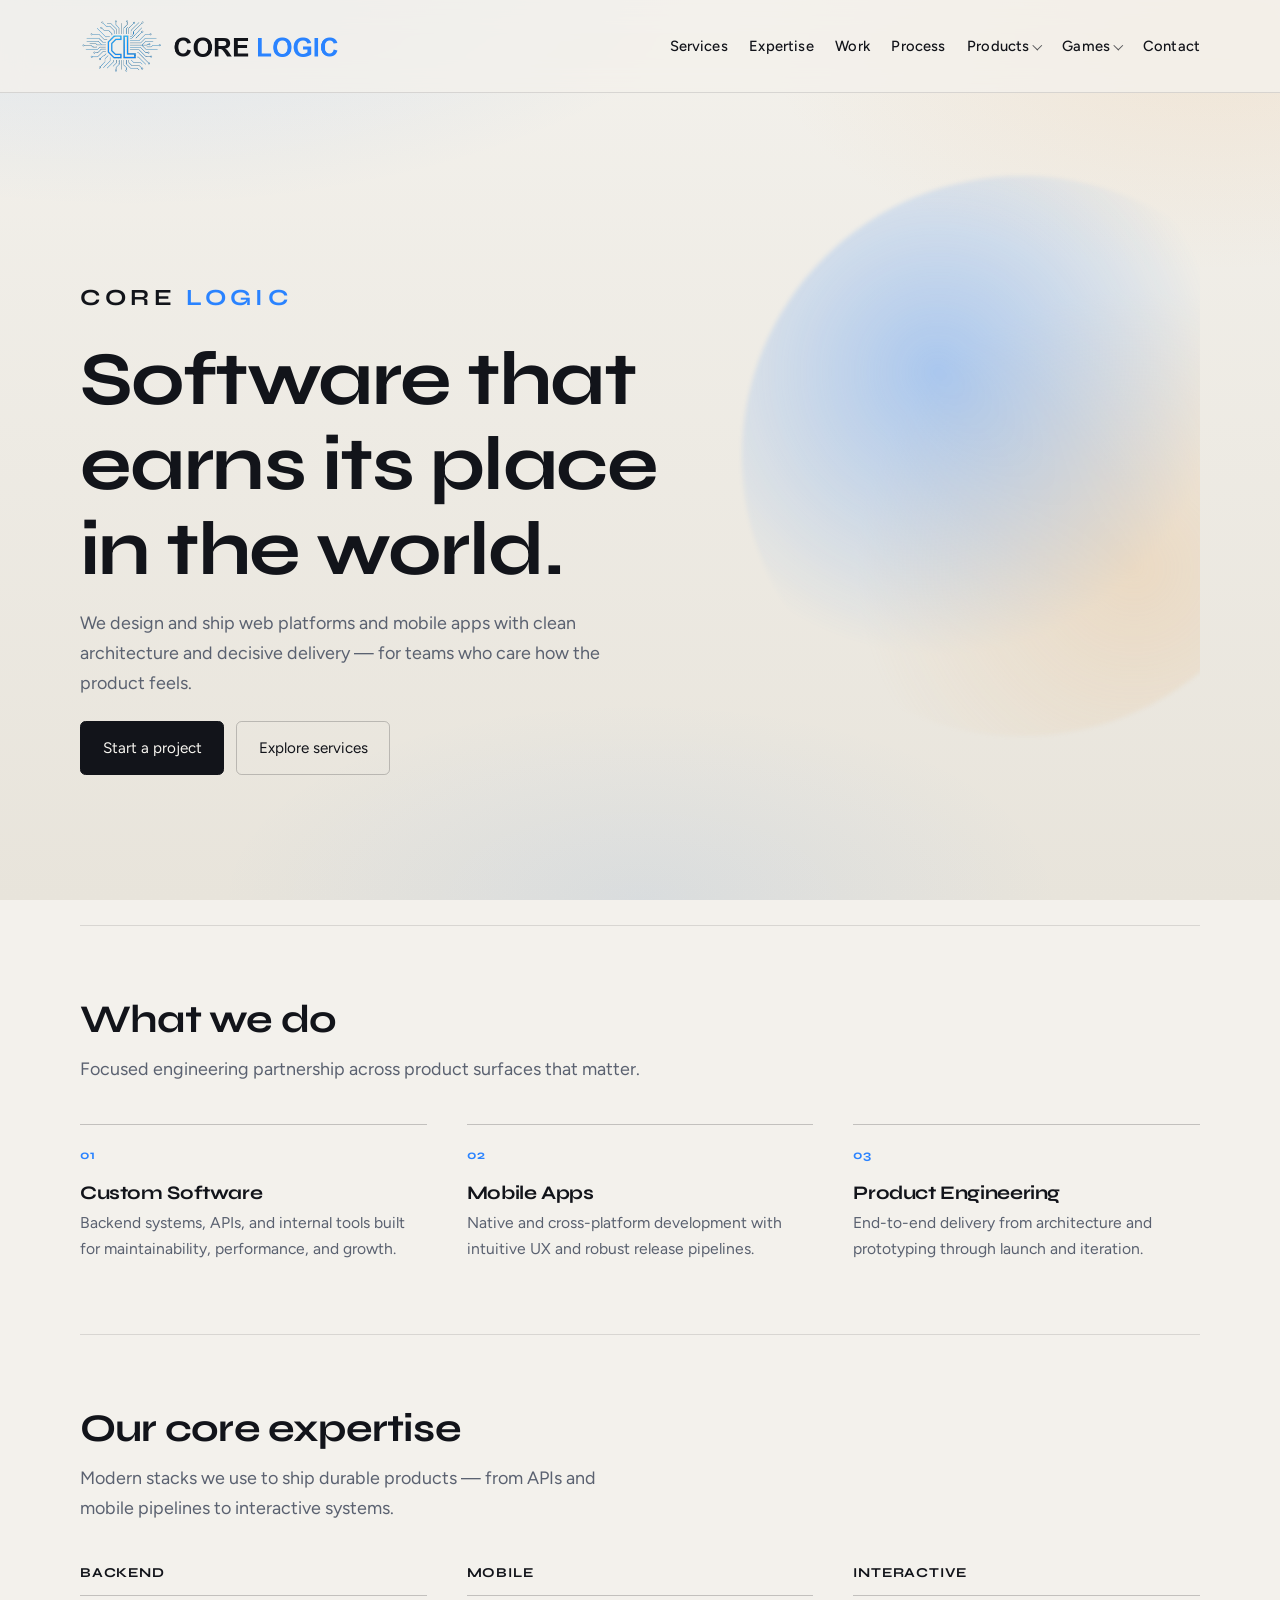
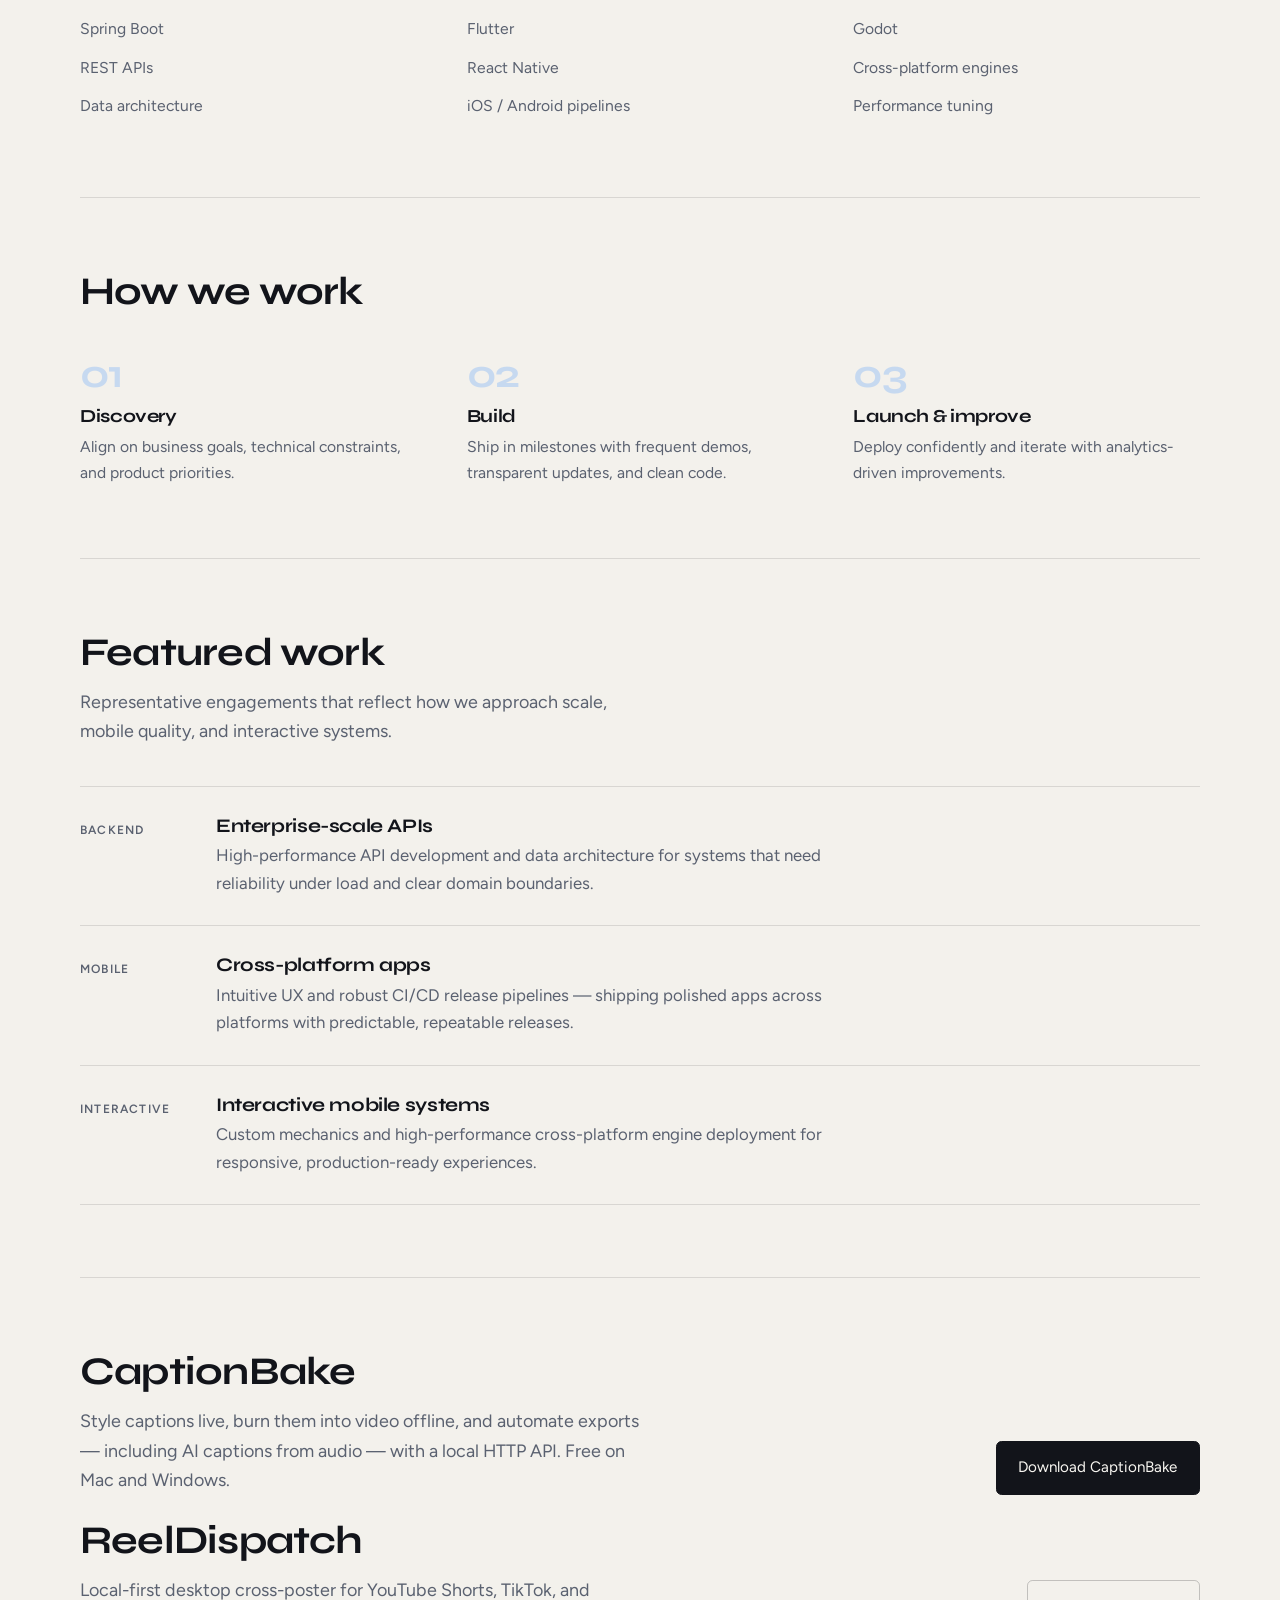
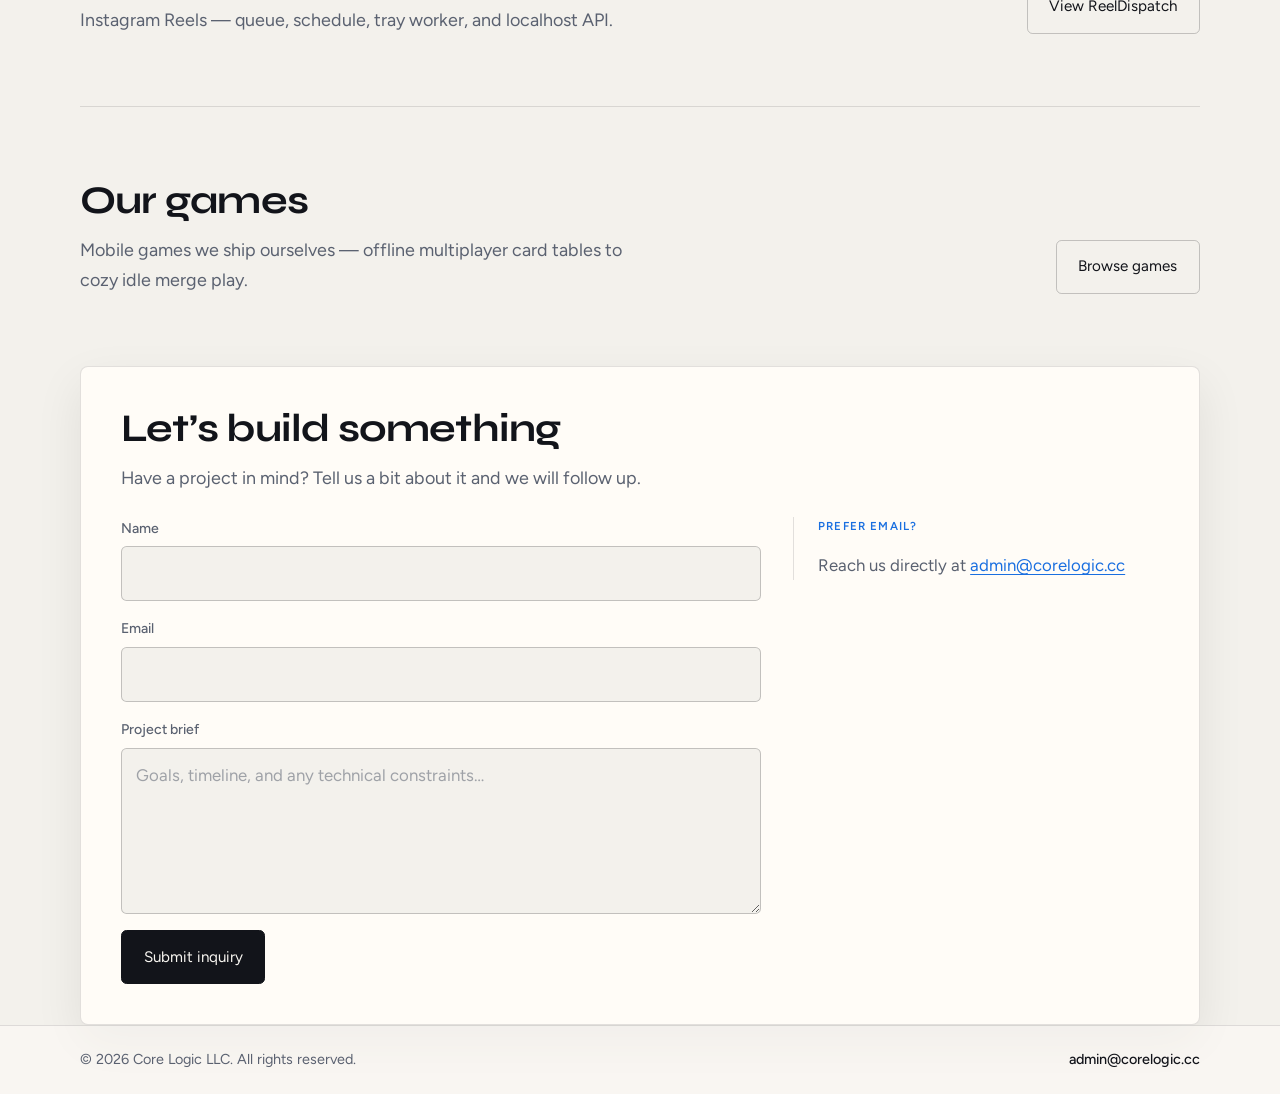
<file: index.html>
<!doctype html>
<html lang="en">
  <head>
    <meta charset="UTF-8" />
    <meta name="viewport" content="width=device-width, initial-scale=1.0" />
    <title>Core Logic LLC | Software and App Development</title>
    <meta
      name="description"
      content="Core Logic LLC builds modern software and mobile apps for startups and growing businesses."
    />
    <link rel="icon" type="image/png" href="assets/icons/corelogic-icon.png?v=20260724" />
    <link rel="preconnect" href="https://fonts.googleapis.com" />
    <link rel="preconnect" href="https://fonts.gstatic.com" crossorigin />
    <link
      href="https://fonts.googleapis.com/css2?family=Figtree:ital,wght@0,400;0,500;0,600;0,700;1,400&family=Syne:wght@600;700;800&display=swap"
      rel="stylesheet"
    />
    <link rel="stylesheet" href="assets/css/styles.css?v=20260726a" />
  </head>
  <body>
    <header class="site-header">
      <div class="container nav-wrap">
        <a href="#home" class="brand" aria-label="Core Logic LLC home">
          <img
            class="brand-lockup"
            src="assets/icons/corelogic-logo-on-light.png?v=20260724"
            alt="Core Logic logo"
            width="250"
            height="44"
          />
        </a>
        <button
          class="nav-toggle"
          type="button"
          aria-expanded="false"
          aria-controls="site-nav"
          aria-label="Open menu"
        >
          <span></span>
          <span></span>
          <span></span>
        </button>
        <nav id="site-nav" class="site-nav" aria-label="Main navigation">
          <ul class="nav-list">
            <li><a href="#services">Services</a></li>
            <li><a href="#expertise">Expertise</a></li>
            <li><a href="#work">Work</a></li>
            <li><a href="#process">Process</a></li>
            <li class="nav-dropdown">
              <button
                type="button"
                class="nav-dropdown-toggle"
                aria-expanded="false"
                aria-controls="products-menu"
              >
                Products
              </button>
              <ul id="products-menu" class="nav-submenu">
                <li>
                  <a href="captionbake/">
                    <img src="captionbake/images/icon.png" width="22" height="22" alt="" />
                    CaptionBake
                  </a>
                </li>
                <li>
                  <a href="https://reeldispatch.cc/">
                    <img src="reeldispatch/images/icon.png" width="22" height="22" alt="" />
                    ReelDispatch
                  </a>
                </li>
              </ul>
            </li>
            <li class="nav-dropdown">
              <button
                type="button"
                class="nav-dropdown-toggle"
                aria-expanded="false"
                aria-controls="games-menu"
              >
                Games
              </button>
              <ul id="games-menu" class="nav-submenu">
                <li>
                  <a href="games/capy-merge-spa/">
                    <img src="games/capy-merge-spa/images/icon.png" width="22" height="22" alt="" />
                    Capy Merge Spa
                  </a>
                </li>
                <li>
                  <a href="games/peer-deck/">
                    <img src="games/peer-deck/images/icon.png" width="22" height="22" alt="" />
                    PeerDeck
                  </a>
                </li>
              </ul>
            </li>
            <li><a href="#contact">Contact</a></li>
          </ul>
        </nav>
      </div>
    </header>

    <main id="home">
      <section class="hero hero-home container">
        <div class="hero-content">
          <p class="brand-hero">Core <span>Logic</span></p>
          <h1>Software that earns its place in the world.</h1>
          <p class="lead">
            We design and ship web platforms and mobile apps with clean architecture and decisive
            delivery — for teams who care how the product feels.
          </p>
          <div class="hero-actions">
            <a class="button" href="#contact">Start a project</a>
            <a class="button button-secondary" href="#services">Explore services</a>
          </div>
        </div>
      </section>

      <section id="services" class="container section">
        <div class="section-intro">
          <h2>What we do</h2>
          <p class="lead">Focused engineering partnership across product surfaces that matter.</p>
        </div>
        <div class="offer-grid">
          <article class="offer-item">
            <h3>Custom Software</h3>
            <p>
              Backend systems, APIs, and internal tools built for maintainability, performance, and
              growth.
            </p>
          </article>
          <article class="offer-item">
            <h3>Mobile Apps</h3>
            <p>
              Native and cross-platform development with intuitive UX and robust release pipelines.
            </p>
          </article>
          <article class="offer-item">
            <h3>Product Engineering</h3>
            <p>
              End-to-end delivery from architecture and prototyping through launch and iteration.
            </p>
          </article>
        </div>
      </section>

      <section id="expertise" class="container section">
        <div class="section-intro">
          <h2>Our core expertise</h2>
          <p class="lead">
            Modern stacks we use to ship durable products — from APIs and mobile pipelines to
            interactive systems.
          </p>
        </div>
        <div class="expertise-grid">
          <div>
            <span class="expertise-label">Backend</span>
            <ul class="expertise-list">
              <li>Spring Boot</li>
              <li>REST APIs</li>
              <li>Data architecture</li>
            </ul>
          </div>
          <div>
            <span class="expertise-label">Mobile</span>
            <ul class="expertise-list">
              <li>Flutter</li>
              <li>React Native</li>
              <li>iOS / Android pipelines</li>
            </ul>
          </div>
          <div>
            <span class="expertise-label">Interactive</span>
            <ul class="expertise-list">
              <li>Godot</li>
              <li>Cross-platform engines</li>
              <li>Performance tuning</li>
            </ul>
          </div>
        </div>
      </section>

      <section id="process" class="container section">
        <div class="section-intro">
          <h2>How we work</h2>
        </div>
        <div class="timeline">
          <div>
            <span class="step-num" aria-hidden="true">01</span>
            <h3>Discovery</h3>
            <p>Align on business goals, technical constraints, and product priorities.</p>
          </div>
          <div>
            <span class="step-num" aria-hidden="true">02</span>
            <h3>Build</h3>
            <p>Ship in milestones with frequent demos, transparent updates, and clean code.</p>
          </div>
          <div>
            <span class="step-num" aria-hidden="true">03</span>
            <h3>Launch &amp; improve</h3>
            <p>Deploy confidently and iterate with analytics-driven improvements.</p>
          </div>
        </div>
      </section>

      <section id="work" class="container section">
        <div class="section-intro">
          <h2>Featured work</h2>
          <p class="lead">
            Representative engagements that reflect how we approach scale, mobile quality, and
            interactive systems.
          </p>
        </div>
        <div class="work-list">
          <article class="work-row">
            <p class="work-tag">Backend</p>
            <div>
              <h3>Enterprise-scale APIs</h3>
              <p>
                High-performance API development and data architecture for systems that need
                reliability under load and clear domain boundaries.
              </p>
            </div>
          </article>
          <article class="work-row">
            <p class="work-tag">Mobile</p>
            <div>
              <h3>Cross-platform apps</h3>
              <p>
                Intuitive UX and robust CI/CD release pipelines — shipping polished apps across
                platforms with predictable, repeatable releases.
              </p>
            </div>
          </article>
          <article class="work-row">
            <p class="work-tag">Interactive</p>
            <div>
              <h3>Interactive mobile systems</h3>
              <p>
                Custom mechanics and high-performance cross-platform engine deployment for
                responsive, production-ready experiences.
              </p>
            </div>
          </article>
        </div>
      </section>

      <section id="products" class="container section">
        <div class="strip">
          <div>
            <h2>CaptionBake</h2>
            <p class="lead">
              Style captions live, burn them into video offline, and automate exports — including AI
              captions from audio — with a local HTTP API. Free on Mac and Windows.
            </p>
          </div>
          <div class="strip-actions">
            <a class="button" href="captionbake/">Download CaptionBake</a>
          </div>
        </div>
        <div class="strip" style="margin-top: 1.5rem">
          <div>
            <h2>ReelDispatch</h2>
            <p class="lead">
              Local-first desktop cross-poster for YouTube Shorts, TikTok, and Instagram Reels —
              queue, schedule, tray worker, and localhost API.
            </p>
          </div>
          <div class="strip-actions">
            <a class="button button-secondary" href="https://reeldispatch.cc/">View ReelDispatch</a>
          </div>
        </div>
      </section>

      <section id="games" class="container section">
        <div class="strip">
          <div>
            <h2>Our games</h2>
            <p class="lead">
              Mobile games we ship ourselves — offline multiplayer card tables to cozy idle merge
              play.
            </p>
          </div>
          <div class="strip-actions">
            <a class="button button-secondary" href="games/">Browse games</a>
          </div>
        </div>
      </section>

      <section id="contact" class="container section contact-card">
        <h2>Let’s build something</h2>
        <p class="lead" style="margin-bottom: 0">
          Have a project in mind? Tell us a bit about it and we will follow up.
        </p>

        <div class="contact-layout">
          <form class="contact-form" id="contact-form" novalidate>
            <label class="field">
              <span>Name</span>
              <input type="text" name="name" id="contact-name" autocomplete="name" required />
            </label>
            <label class="field">
              <span>Email</span>
              <input type="email" name="email" id="contact-email" autocomplete="email" required />
            </label>
            <label class="field">
              <span>Project brief</span>
              <textarea
                name="brief"
                id="contact-brief"
                rows="5"
                required
                placeholder="Goals, timeline, and any technical constraints…"
              ></textarea>
            </label>
            <button class="button" type="submit">Submit inquiry</button>
          </form>

          <div class="contact-aside">
            <p class="contact-aside-label">Prefer email?</p>
            <p>
              Reach us directly at
              <a href="mailto:admin@corelogic.cc">admin@corelogic.cc</a>
            </p>
          </div>
        </div>
      </section>
    </main>

    <footer class="site-footer">
      <div class="container footer-wrap">
        <p>&copy; <span id="year">2026</span> Core Logic LLC. All rights reserved.</p>
        <a href="mailto:admin@corelogic.cc">admin@corelogic.cc</a>
      </div>
    </footer>

    <script src="assets/js/site-nav.js"></script>
    <script>
      (function () {
        var form = document.getElementById("contact-form");
        if (!form) return;

        form.addEventListener("submit", function (event) {
          event.preventDefault();

          var name = document.getElementById("contact-name").value.trim();
          var email = document.getElementById("contact-email").value.trim();
          var brief = document.getElementById("contact-brief").value.trim();

          if (!name || !email || !brief) {
            form.reportValidity();
            return;
          }

          var subject = encodeURIComponent("Project inquiry from " + name);
          var body = encodeURIComponent(
            "Name: " + name + "\nEmail: " + email + "\n\nProject Brief:\n" + brief
          );
          window.location.href = "mailto:admin@corelogic.cc?subject=" + subject + "&body=" + body;
        });
      })();
    </script>
  </body>
</html>
</file>
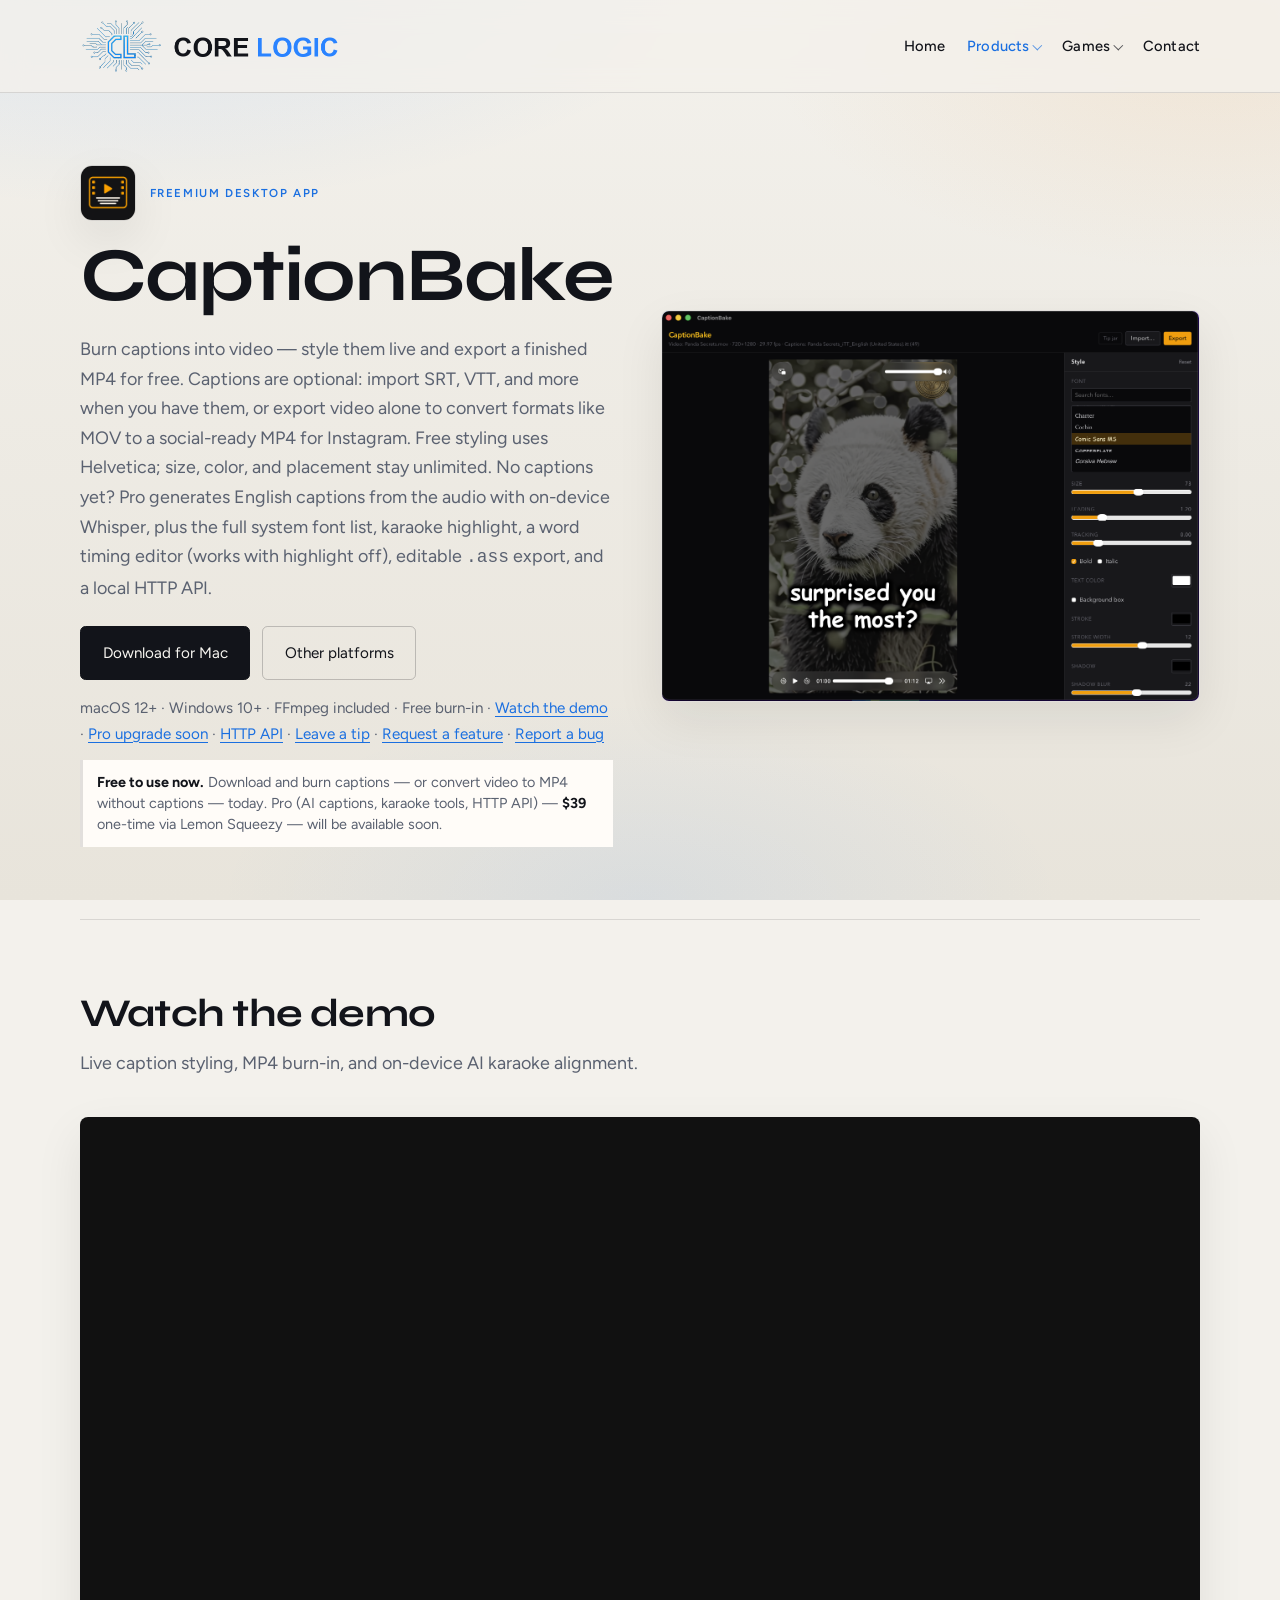
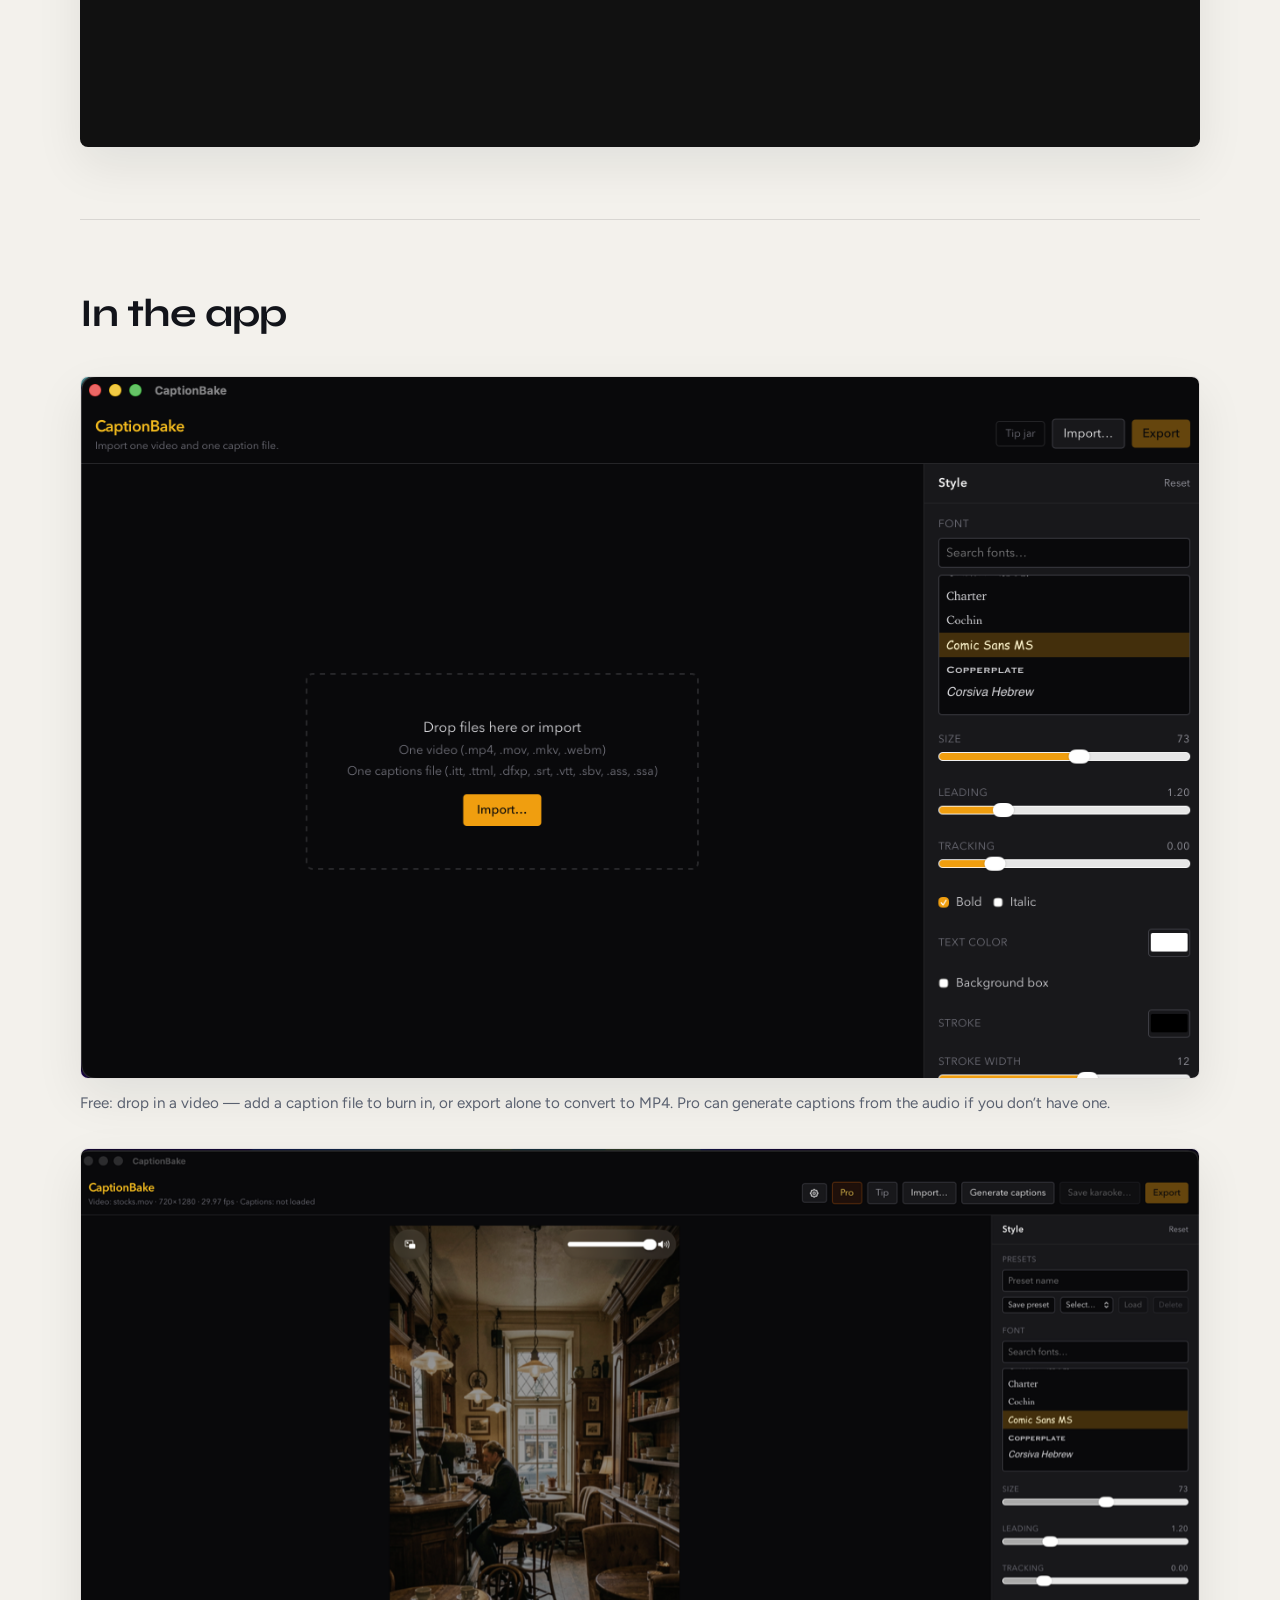
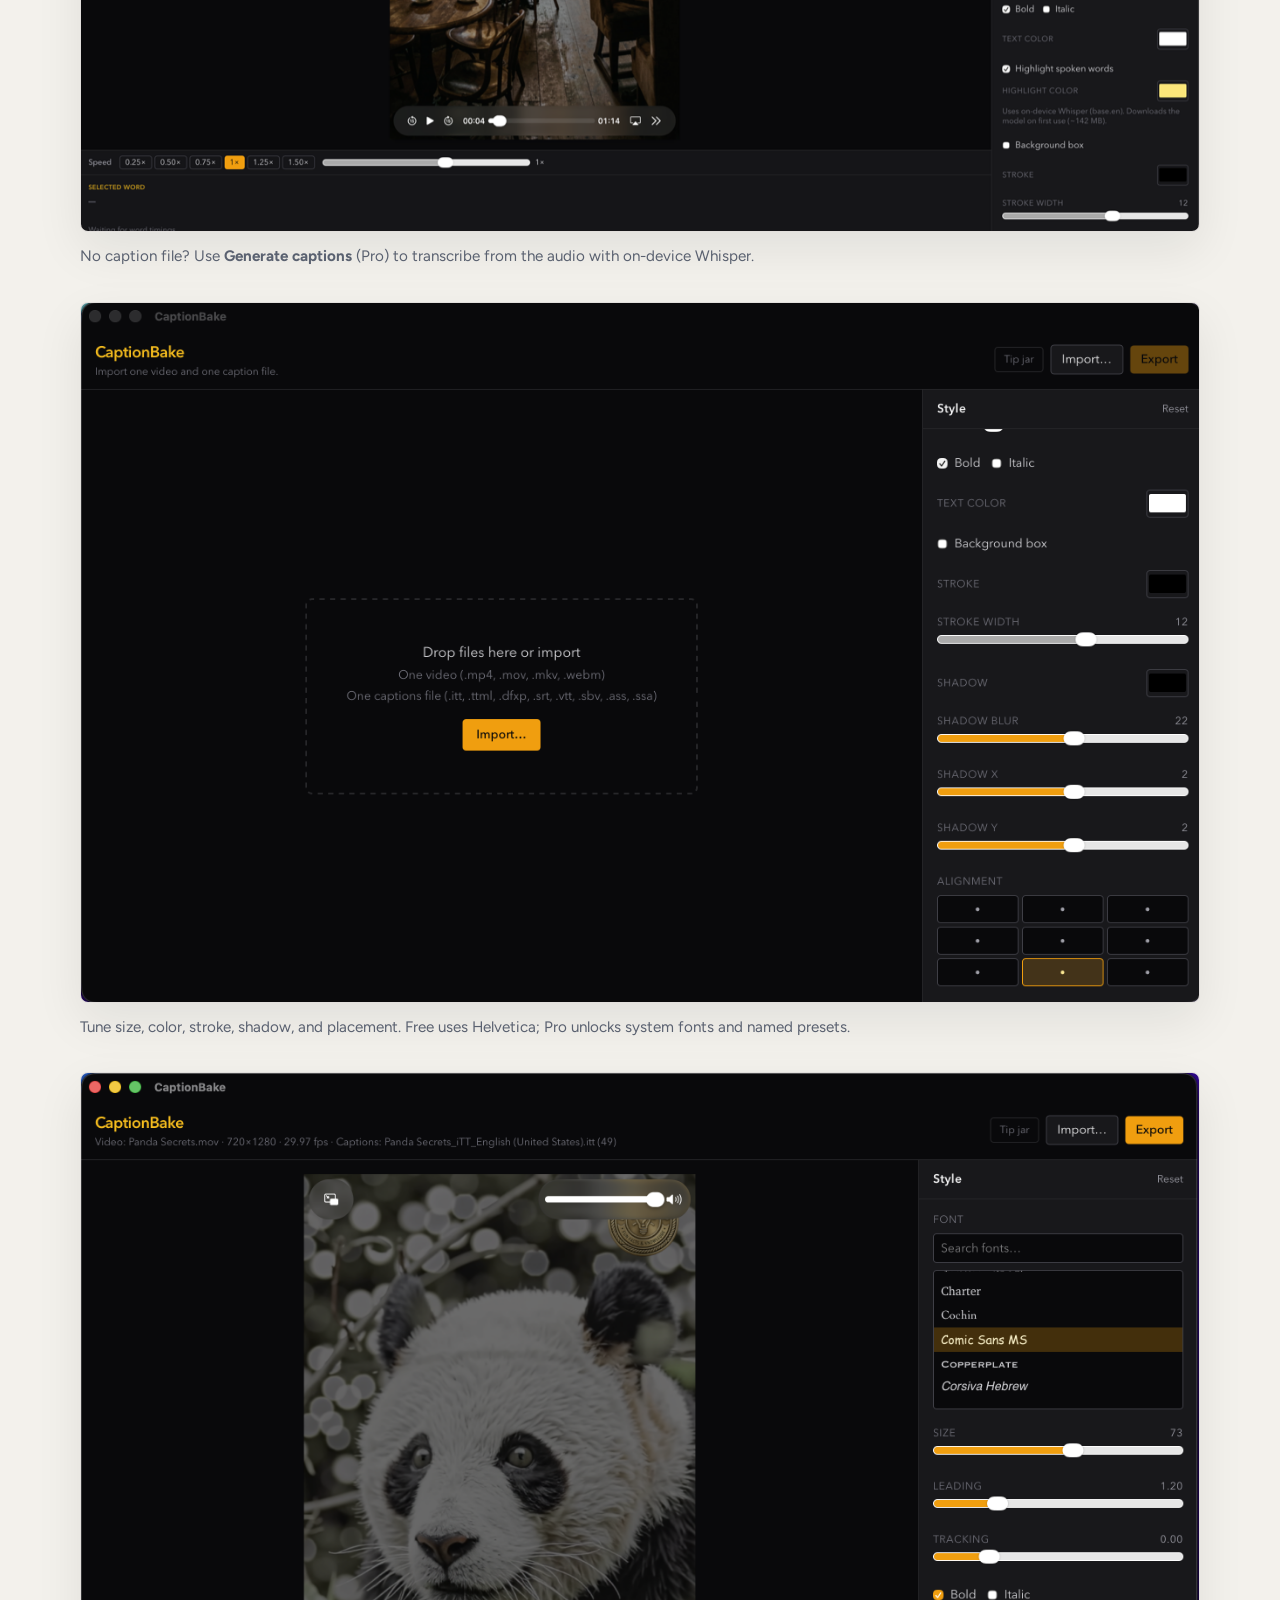
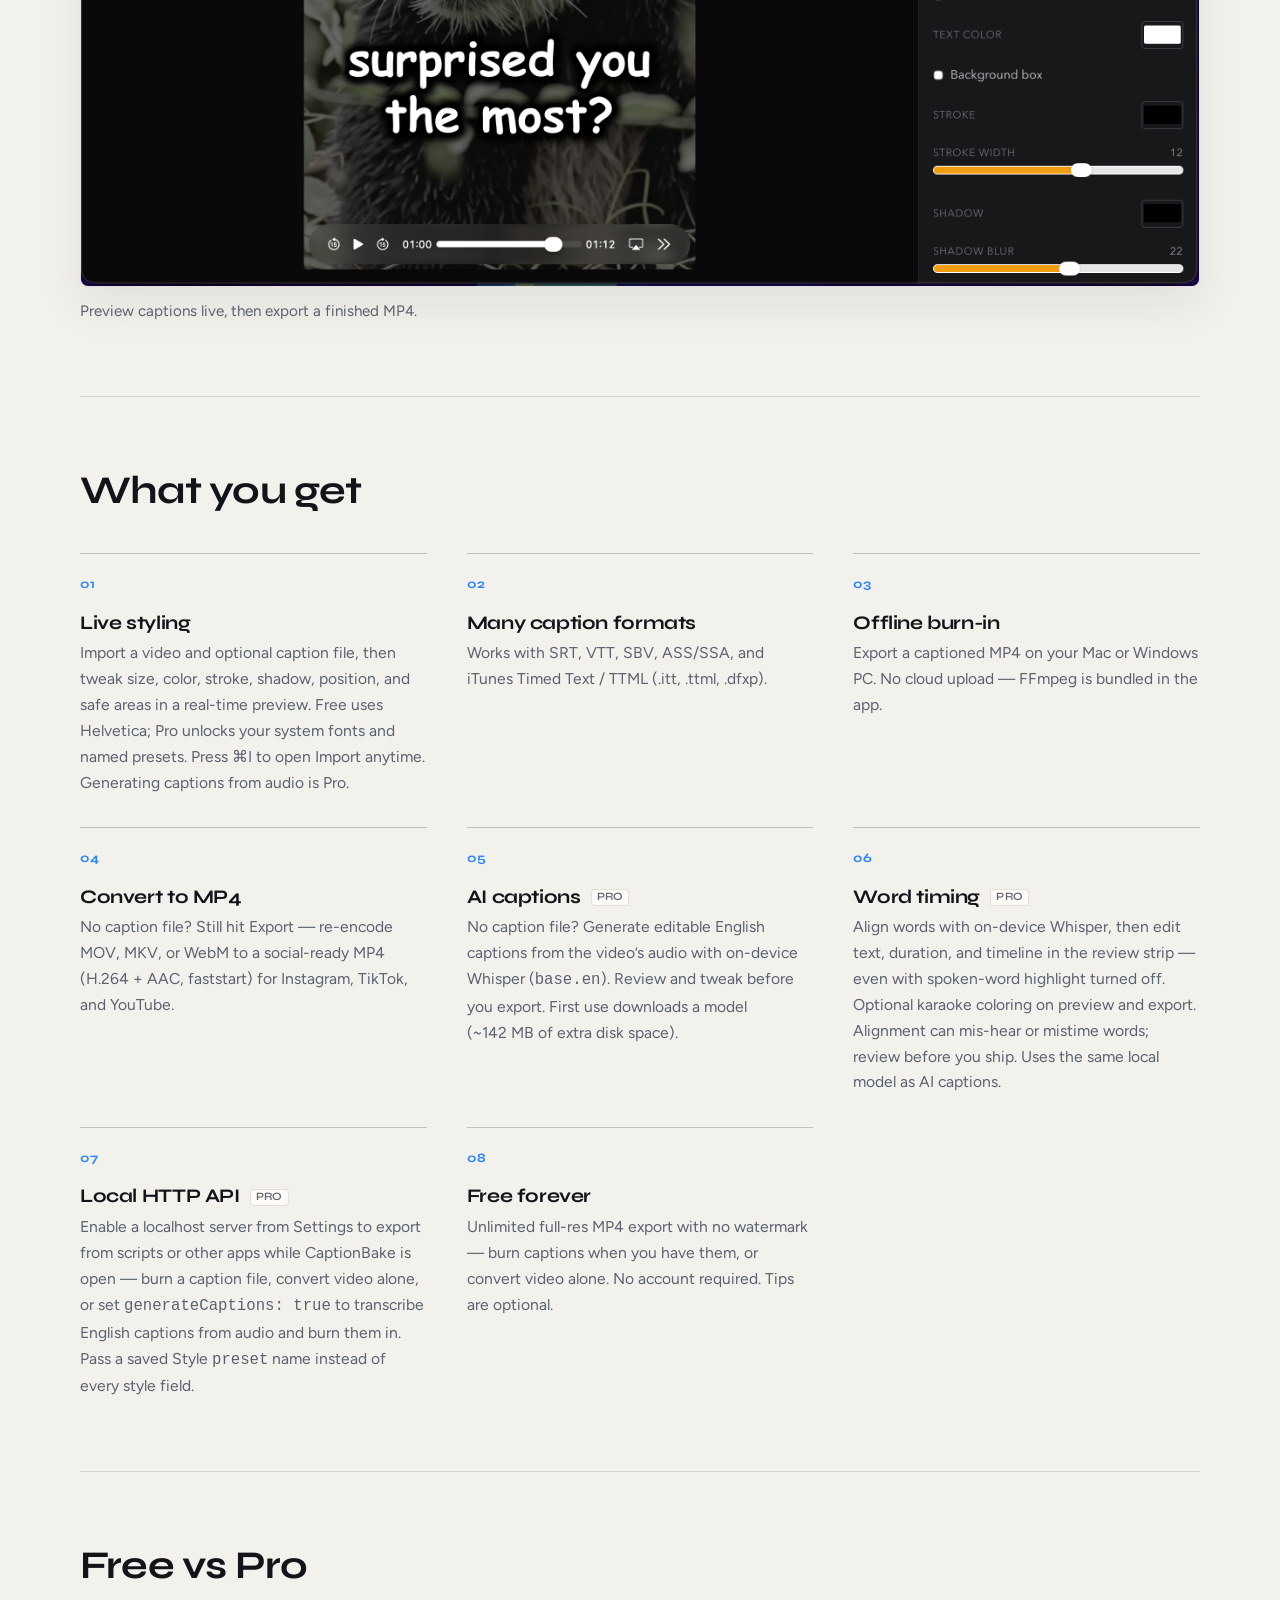
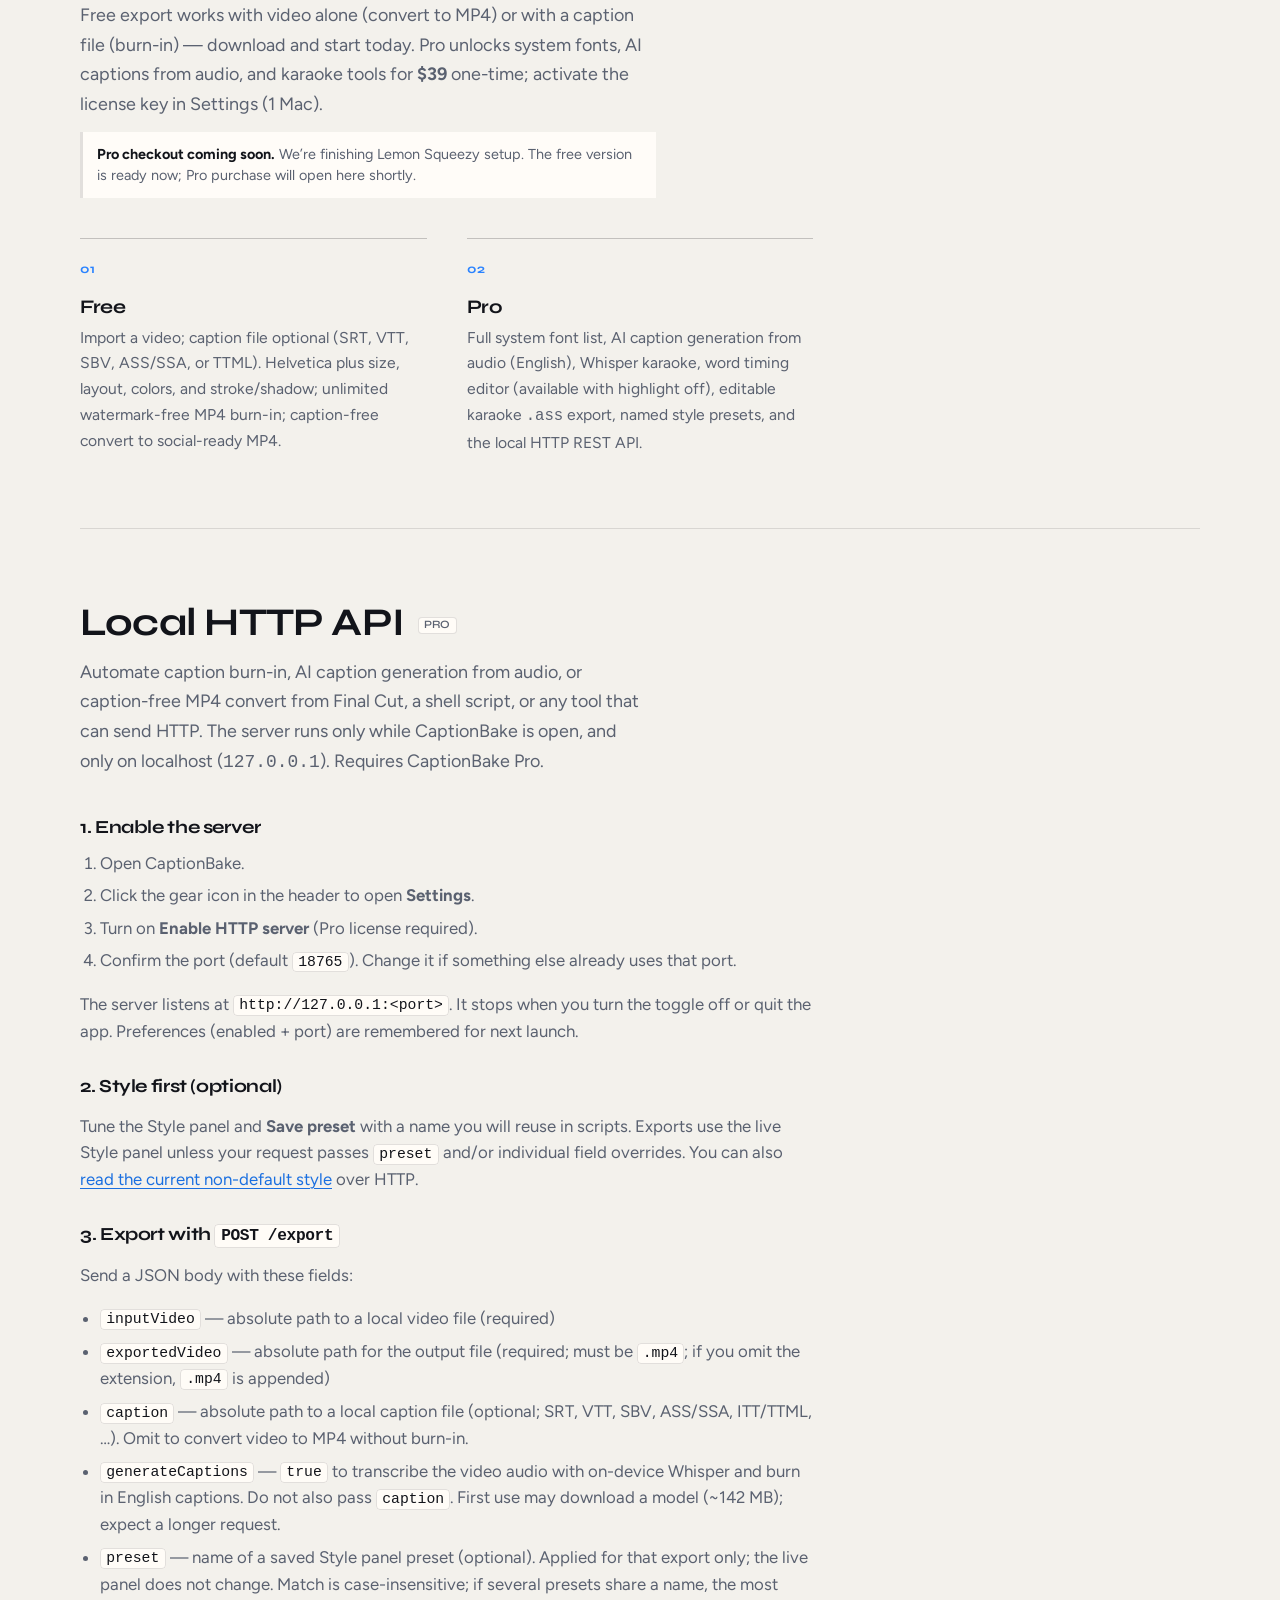
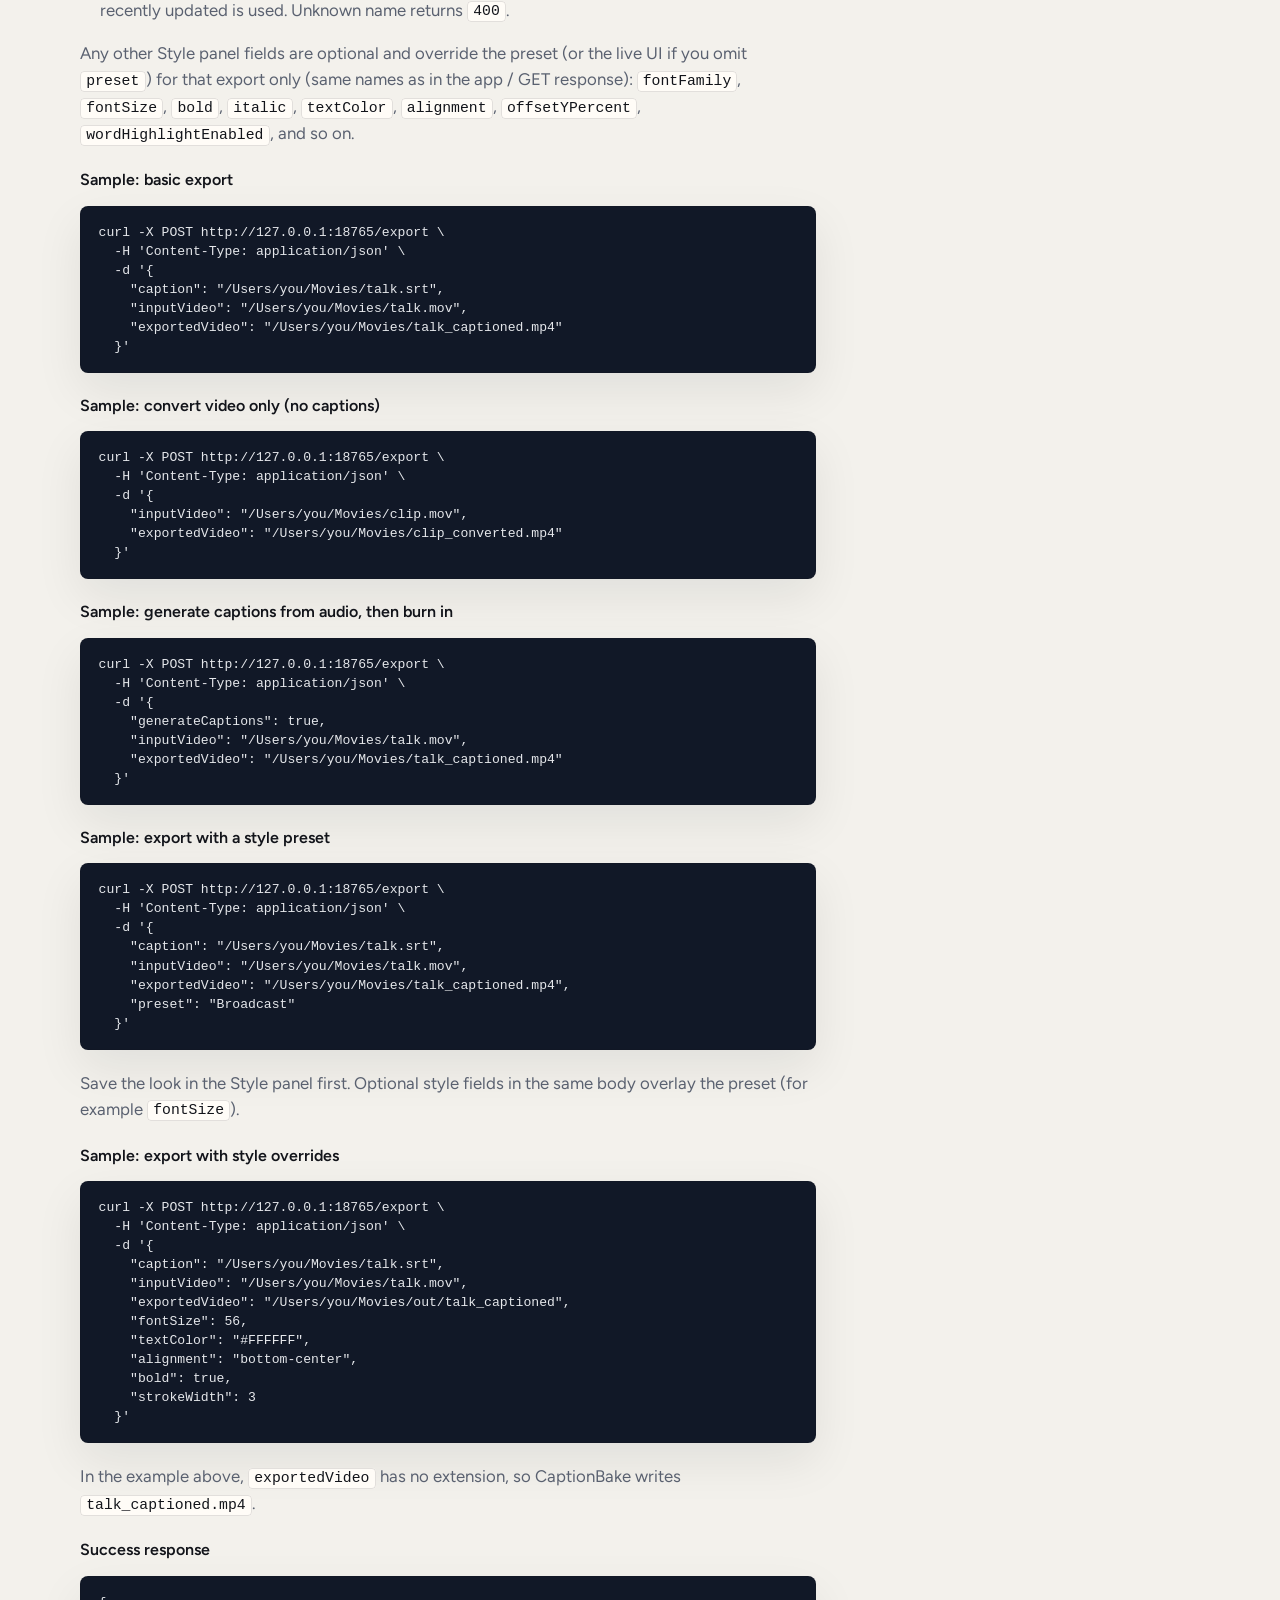
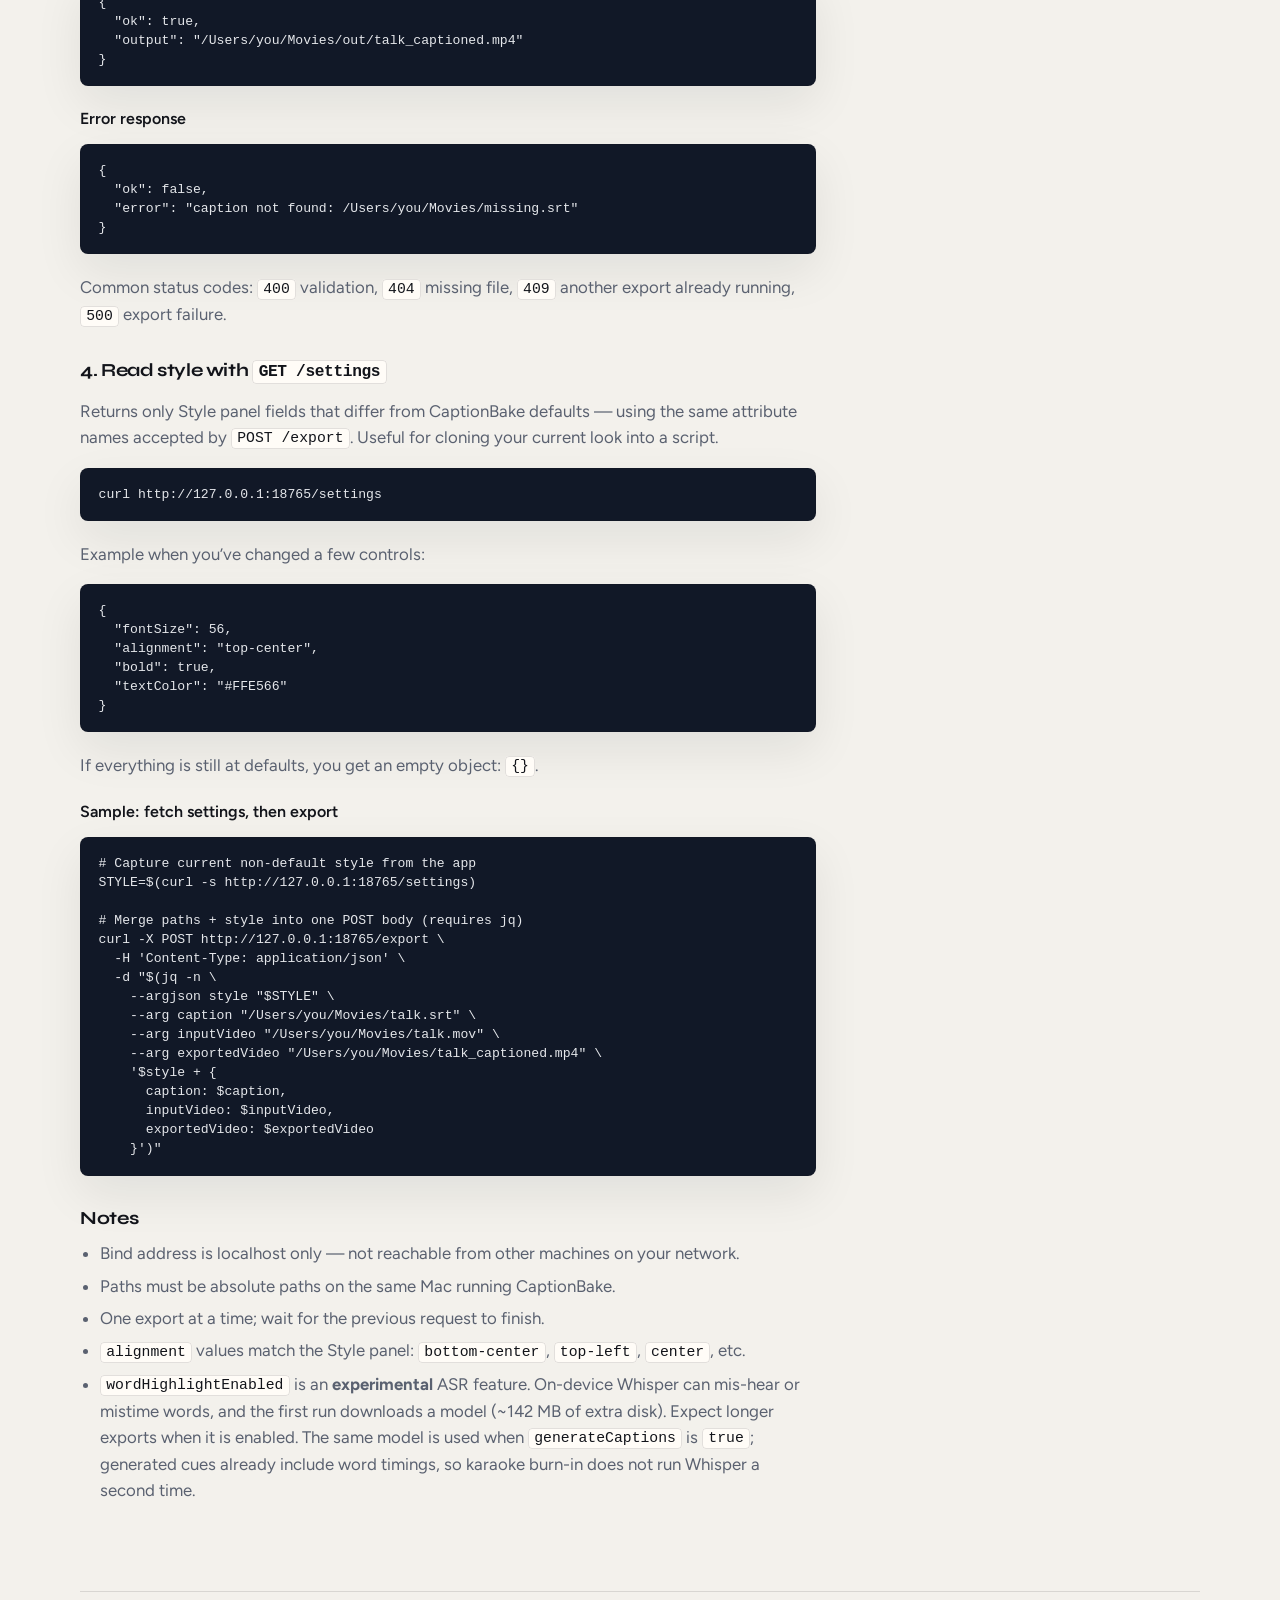
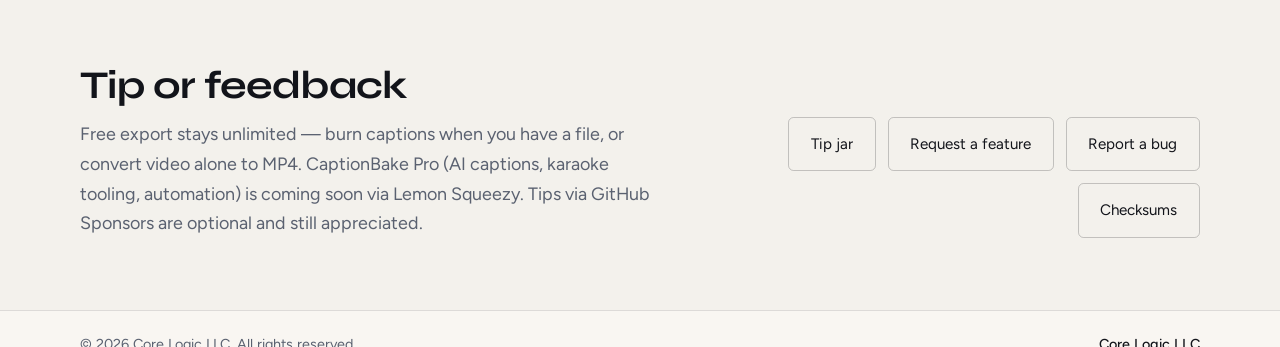
<file: captionbake/index.html>
<!doctype html>
<html lang="en">
  <head>
    <meta charset="UTF-8" />
    <meta name="viewport" content="width=device-width, initial-scale=1.0" />
    <title>CaptionBake | Core Logic LLC</title>
    <meta
      name="description"
      content="CaptionBake is a freemium macOS and Windows app from Core Logic LLC. Free: Helvetica styling, unlimited MP4 burn-in, or convert MOV/MKV/WebM to social-ready MP4 without captions. Pro unlocks system fonts, AI captions from audio, Whisper karaoke, word timing, .ass export, and a local HTTP API."
    />
    <meta property="og:title" content="CaptionBake" />
    <meta
      property="og:description"
      content="Free: Helvetica burn-in and convert-to-MP4. Pro adds system fonts, AI captions from audio, Whisper karaoke, word timing, and local HTTP automation."
    />
    <meta property="og:image" content="images/screenshot-3.png" />
    <link rel="icon" type="image/png" href="images/icon.png" />
    <link rel="stylesheet" href="../assets/css/styles.css?v=20260726a" />
    <link rel="stylesheet" href="captionbake.css?v=20260921a" />
  </head>
  <body>
    <header class="site-header">
      <div class="container nav-wrap">
        <a href="../index.html" class="brand" aria-label="Core Logic LLC home">
          <img
            class="brand-lockup"
            src="../assets/icons/corelogic-logo-on-light.png?v=20260724"
            alt="Core Logic logo"
            width="250"
            height="44"
          />
        </a>
        <button
          class="nav-toggle"
          type="button"
          aria-expanded="false"
          aria-controls="site-nav"
          aria-label="Open menu"
        >
          <span></span>
          <span></span>
          <span></span>
        </button>
        <nav id="site-nav" class="site-nav" aria-label="Main navigation">
          <ul class="nav-list">
            <li><a href="../index.html">Home</a></li>
            <li class="nav-dropdown has-current">
              <button
                type="button"
                class="nav-dropdown-toggle"
                aria-expanded="false"
                aria-controls="products-menu"
              >
                Products
              </button>
              <ul id="products-menu" class="nav-submenu">
                <li>
                  <a href="index.html" aria-current="page">
                    <img src="images/icon.png" width="22" height="22" alt="" />
                    CaptionBake
                  </a>
                </li>
                <li>
                  <a href="https://reeldispatch.cc/">
                    <img src="../reeldispatch/images/icon.png" width="22" height="22" alt="" />
                    ReelDispatch
                  </a>
                </li>
              </ul>
            </li>
            <li class="nav-dropdown">
              <button
                type="button"
                class="nav-dropdown-toggle"
                aria-expanded="false"
                aria-controls="games-menu"
              >
                Games
              </button>
              <ul id="games-menu" class="nav-submenu">
                <li>
                  <a href="../games/capy-merge-spa/">
                    <img
                      src="../games/capy-merge-spa/images/icon.png"
                      width="22"
                      height="22"
                      alt=""
                    />
                    Capy Merge Spa
                  </a>
                </li>
                <li>
                  <a href="../games/peer-deck/">
                    <img src="../games/peer-deck/images/icon.png" width="22" height="22" alt="" />
                    PeerDeck
                  </a>
                </li>
              </ul>
            </li>
            <li><a href="../index.html#contact">Contact</a></li>
          </ul>
        </nav>
      </div>
    </header>

    <main>
      <section
        id="purchase-thanks"
        class="container section purchase-thanks"
        hidden
        aria-labelledby="purchase-thanks-title"
      >
        <div class="purchase-thanks-card">
          <p class="eyebrow">Purchase complete</p>
          <h2 id="purchase-thanks-title">Much appreciated!</h2>
          <p class="lead">
            Thanks for buying CaptionBake Pro. Copy your license key, then open
            CaptionBake → <strong>Settings → License</strong> and paste it to
            activate. If you don’t have the app yet, download it below.
          </p>
          <label class="license-key-label" for="license-key-value">Your license key</label>
          <div class="license-key-row">
            <input
              id="license-key-value"
              class="license-key-value"
              type="text"
              readonly
              spellcheck="false"
              autocomplete="off"
              value=""
            />
            <button type="button" class="button" id="copy-license-key">Copy</button>
          </div>
          <p id="copy-license-status" class="license-key-status" role="status" aria-live="polite"></p>
          <div class="purchase-thanks-actions">
            <a class="button" id="thanks-download" href="#download">Download for Mac (Apple Silicon)</a>
            <a class="button button-secondary" href="#pricing">Pro details</a>
          </div>
        </div>
      </section>

      <section class="hero container hero-captionbake">
        <div class="hero-captionbake-grid">
          <div>
            <div class="brand-row">
              <img src="images/icon.png" width="56" height="56" alt="" />
              <p class="eyebrow" style="margin: 0">Freemium desktop app</p>
            </div>
            <h1>CaptionBake</h1>
            <p class="lead">
              Burn captions into video — style them live and export a finished MP4 for free.
              Captions are optional: import SRT, VTT, and more when you have them, or export
              video alone to convert formats like MOV to a social-ready MP4 for Instagram.
              Free styling uses Helvetica; size, color, and placement stay unlimited.
              No captions yet? Pro generates English captions from the audio with on-device Whisper,
              plus the full system font list, karaoke highlight, a word timing editor (works
              with highlight off), editable
              <code>.ass</code> export, and a local HTTP API.
            </p>
            <div class="hero-actions" id="download">
              <a
                class="button"
                id="download-primary"
                href="https://releases.corelogic.cc/captionbake/mac_arm64/latest.dmg"
                >Download for Mac</a
              >
              <button
                type="button"
                class="button button-secondary"
                id="download-other-toggle"
                aria-expanded="false"
                aria-controls="download-other"
              >
                Other platforms
              </button>
            </div>
            <div class="download-other" id="download-other" hidden>
              <div class="download-other-row">
                <span class="download-other-os">Mac</span>
                <a
                  class="download-arch"
                  id="download-arm"
                  href="https://releases.corelogic.cc/captionbake/mac_arm64/latest.dmg"
                  >Apple Silicon</a
                >
                <a
                  class="download-arch"
                  id="download-intel"
                  href="https://releases.corelogic.cc/captionbake/mac_intel/latest.dmg"
                  >intel</a
                >
              </div>
              <div class="download-other-row">
                <span class="download-other-os">Windows</span>
                <a
                  class="download-arch"
                  id="download-win-x64"
                  href="https://releases.corelogic.cc/captionbake/win_x64/latest.exe"
                  >x64</a
                >
                <a
                  class="download-arch"
                  id="download-win-arm64"
                  href="https://releases.corelogic.cc/captionbake/win_arm64/latest.exe"
                  >arm64</a
                >
              </div>
            </div>
            <p class="meta">
              macOS 12+ · Windows 10+ · FFmpeg included · Free burn-in ·
              <a href="#demo">Watch the demo</a> ·
              <a href="#pricing">Pro upgrade soon</a> ·
              <a href="#api">HTTP API</a> ·
              <a href="https://github.com/sponsors/CORE-LOGIC-LLC-AZ">Leave a tip</a>
              ·
              <a
                href="https://github.com/CORE-LOGIC-LLC-AZ/caption-bake-public/discussions/new?category=ideas"
                >Request a feature</a
              >
              ·
              <a href="https://github.com/CORE-LOGIC-LLC-AZ/caption-bake-public/issues/new"
                >Report a bug</a
              >
            </p>
            <aside class="product-note" aria-label="Pro upgrade status">
              <strong>Free to use now.</strong>
              Download and burn captions — or convert video to MP4 without captions — today.
              Pro (AI captions, karaoke tools, HTTP API) —
              <strong>$39</strong> one-time via Lemon Squeezy — will be available soon.
            </aside>
            <aside class="windows-install-note" id="windows-install-note" aria-label="Windows install note">
              <strong>Windows install note:</strong>
              Our Windows installers are not code-signed yet, so Windows SmartScreen
              may show <em>“Windows protected your PC.”</em>
              Click <strong>More info</strong>, then <strong>Run anyway</strong> to continue.
              This is expected for CaptionBake’s current unsigned builds.
            </aside>
          </div>
          <figure class="hero-shot">
            <img
              src="images/screenshot-3.png"
              width="1282"
              height="933"
              alt="CaptionBake preview with live caption styling on a video"
            />
          </figure>
        </div>
      </section>

      <section id="demo" class="container section">
        <div class="section-intro">
          <h2>Watch the demo</h2>
          <p class="lead">
            Live caption styling, MP4 burn-in, and on-device AI karaoke alignment.
          </p>
        </div>
        <div class="demo-video">
          <iframe
            src="https://www.youtube-nocookie.com/embed/Rg3MvKzqAwU"
            width="560"
            height="315"
            title="CaptionBake Demo: Offline Subtitle Styling, Burn-In &amp; On-Device AI Karaoke Alignment"
            allow="accelerometer; autoplay; clipboard-write; encrypted-media; gyroscope; picture-in-picture; web-share"
            referrerpolicy="strict-origin-when-cross-origin"
            allowfullscreen
            loading="lazy"
          ></iframe>
        </div>
      </section>

      <section id="gallery" class="container section">
        <div class="section-intro">
          <h2>In the app</h2>
        </div>
        <div class="shot-gallery">
          <figure class="shot">
            <img
              src="images/screenshot-1.png"
              width="1274"
              height="798"
              alt="CaptionBake import screen for video and caption files"
              loading="lazy"
            />
            <figcaption>
              Free: drop in a video — add a caption file to burn in, or export alone to convert to
              MP4. Pro can generate captions from the audio if you don’t have one.
            </figcaption>
          </figure>
          <figure class="shot">
            <img
              src="images/screenshot-4.png"
              width="1282"
              height="783"
              alt="CaptionBake with a video loaded and the Generate captions Pro button in the header"
              loading="lazy"
            />
            <figcaption>
              No caption file? Use <strong>Generate captions</strong> (Pro) to transcribe from the
              audio with on-device Whisper.
            </figcaption>
          </figure>
          <figure class="shot">
            <img
              src="images/screenshot-2.png"
              width="1276"
              height="798"
              alt="CaptionBake style panel with color, stroke, shadow, and alignment controls"
              loading="lazy"
            />
            <figcaption>
              Tune size, color, stroke, shadow, and placement. Free uses Helvetica; Pro unlocks
              system fonts and named presets.
            </figcaption>
          </figure>
          <figure class="shot">
            <img
              src="images/screenshot-3.png"
              width="1282"
              height="933"
              alt="CaptionBake live preview burning captions into video"
              loading="lazy"
            />
            <figcaption>Preview captions live, then export a finished MP4.</figcaption>
          </figure>
        </div>
      </section>

      <section class="container section">
        <div class="section-intro">
          <h2>What you get</h2>
        </div>
        <div class="offer-grid">
          <article class="offer-item">
            <h3>Live styling</h3>
            <p>
              Import a video and optional caption file, then tweak size, color, stroke, shadow,
              position, and safe areas in a real-time preview. Free uses Helvetica; Pro unlocks
              your system fonts and named presets. Press ⌘I to open Import anytime.
              Generating captions from audio is Pro.
            </p>
          </article>
          <article class="offer-item">
            <h3>Many caption formats</h3>
            <p>
              Works with SRT, VTT, SBV, ASS/SSA, and iTunes Timed Text / TTML (.itt, .ttml, .dfxp).
            </p>
          </article>
          <article class="offer-item">
            <h3>Offline burn-in</h3>
            <p>
              Export a captioned MP4 on your Mac or Windows PC. No cloud upload — FFmpeg is bundled
              in the app.
            </p>
          </article>
          <article class="offer-item">
            <h3>Convert to MP4</h3>
            <p>
              No caption file? Still hit Export — re-encode MOV, MKV, or WebM to a social-ready MP4
              (H.264 + AAC, faststart) for Instagram, TikTok, and YouTube.
            </p>
          </article>
          <article class="offer-item">
            <h3>AI captions <span class="feature-badge">Pro</span></h3>
            <p>
              No caption file? Generate editable English captions from the video’s audio with
              on-device Whisper (<code>base.en</code>). Review and tweak before you export. First use
              downloads a model (~142&nbsp;MB of extra disk space).
            </p>
          </article>
          <article class="offer-item">
            <h3>Word timing <span class="feature-badge">Pro</span></h3>
            <p>
              Align words with on-device Whisper, then edit text, duration, and timeline in the
              review strip — even with spoken-word highlight turned off. Optional karaoke coloring
              on preview and export. Alignment can mis-hear or mistime words; review before you
              ship. Uses the same local model as AI captions.
            </p>
          </article>
          <article class="offer-item">
            <h3>Local HTTP API <span class="feature-badge">Pro</span></h3>
            <p>
              Enable a localhost server from Settings to export from scripts or other apps while
              CaptionBake is open — burn a caption file, convert video alone, or set
              <code>generateCaptions: true</code> to transcribe English captions from audio and burn
              them in. Pass a saved Style <code>preset</code> name instead of every style field.
            </p>
          </article>
          <article class="offer-item">
            <h3>Free forever</h3>
            <p>
              Unlimited full-res MP4 export with no watermark — burn captions when you have them, or
              convert video alone. No account required. Tips are optional.
            </p>
          </article>
        </div>
      </section>

      <section id="pricing" class="container section">
        <div class="section-intro">
          <h2>Free vs Pro</h2>
          <p class="lead">
            Free export works with video alone (convert to MP4) or with a caption file (burn-in) —
            download and start today. Pro unlocks system fonts, AI captions from audio, and karaoke tools for
            <strong>$39</strong> one-time; activate the license key in Settings (1 Mac).
          </p>
          <aside class="product-note" aria-label="Pro upgrade status">
            <strong>Pro checkout coming soon.</strong>
            We’re finishing Lemon Squeezy setup. The free version is ready now; Pro purchase will open
            here shortly.
          </aside>
        </div>
        <div class="offer-grid">
          <article class="offer-item">
            <h3>Free</h3>
            <p>
              Import a video; caption file optional (SRT, VTT, SBV, ASS/SSA, or TTML). Helvetica
              plus size, layout, colors, and stroke/shadow; unlimited watermark-free MP4 burn-in;
              caption-free convert to social-ready MP4.
            </p>
          </article>
          <article class="offer-item">
            <h3>Pro</h3>
            <p>
              Full system font list, AI caption generation from audio (English), Whisper karaoke,
              word timing editor (available with highlight off), editable karaoke
              <code>.ass</code> export, named style presets, and the local HTTP REST API.
            </p>
          </article>
        </div>
      </section>

      <section id="api" class="container section">
        <div class="section-intro">
          <h2>Local HTTP API <span class="feature-badge">Pro</span></h2>
          <p class="lead">
            Automate caption burn-in, AI caption generation from audio, or caption-free MP4 convert
            from Final Cut, a shell script, or any tool that can send HTTP. The server runs only
            while CaptionBake is open, and only on localhost (<code>127.0.0.1</code>). Requires
            CaptionBake Pro.
          </p>
        </div>

        <div class="api-docs">
          <h3>1. Enable the server</h3>
          <ol class="api-steps">
            <li>Open CaptionBake.</li>
            <li>Click the gear icon in the header to open <strong>Settings</strong>.</li>
            <li>Turn on <strong>Enable HTTP server</strong> (Pro license required).</li>
            <li>
              Confirm the port (default <code>18765</code>). Change it if something else already
              uses that port.
            </li>
          </ol>
          <p>
            The server listens at
            <code>http://127.0.0.1:&lt;port&gt;</code>. It stops when you turn the toggle off or
            quit the app. Preferences (enabled + port) are remembered for next launch.
          </p>

          <h3>2. Style first (optional)</h3>
          <p>
            Tune the Style panel and <strong>Save preset</strong> with a name you will reuse in
            scripts. Exports use the live Style panel unless your request passes
            <code>preset</code> and/or individual field overrides. You can also
            <a href="#api-get-settings">read the current non-default style</a> over HTTP.
          </p>

          <h3>3. Export with <code>POST /export</code></h3>
          <p>Send a JSON body with these fields:</p>
          <ul class="api-fields">
            <li><code>inputVideo</code> — absolute path to a local video file (required)</li>
            <li>
              <code>exportedVideo</code> — absolute path for the output file (required; must be
              <code>.mp4</code>; if you omit the extension, <code>.mp4</code> is appended)
            </li>
            <li>
              <code>caption</code> — absolute path to a local caption file (optional; SRT, VTT,
              SBV, ASS/SSA, ITT/TTML, …). Omit to convert video to MP4 without burn-in.
            </li>
            <li>
              <code>generateCaptions</code> — <code>true</code> to transcribe the video audio with
              on-device Whisper and burn in English captions. Do not also pass <code>caption</code>.
              First use may download a model (~142&nbsp;MB); expect a longer request.
            </li>
            <li>
              <code>preset</code> — name of a saved Style panel preset (optional). Applied for that
              export only; the live panel does not change. Match is case-insensitive; if several
              presets share a name, the most recently updated is used. Unknown name returns
              <code>400</code>.
            </li>
          </ul>
          <p>
            Any other Style panel fields are optional and override the preset (or the live UI if you
            omit <code>preset</code>) for that export only (same names as in the app / GET response):
            <code>fontFamily</code>,
            <code>fontSize</code>, <code>bold</code>, <code>italic</code>, <code>textColor</code>,
            <code>alignment</code>, <code>offsetYPercent</code>, <code>wordHighlightEnabled</code>,
            and so on.
          </p>

          <h4>Sample: basic export</h4>
          <pre class="api-code" tabindex="0"><code>curl -X POST http://127.0.0.1:18765/export \
  -H 'Content-Type: application/json' \
  -d '{
    "caption": "/Users/you/Movies/talk.srt",
    "inputVideo": "/Users/you/Movies/talk.mov",
    "exportedVideo": "/Users/you/Movies/talk_captioned.mp4"
  }'</code></pre>

          <h4>Sample: convert video only (no captions)</h4>
          <pre class="api-code" tabindex="0"><code>curl -X POST http://127.0.0.1:18765/export \
  -H 'Content-Type: application/json' \
  -d '{
    "inputVideo": "/Users/you/Movies/clip.mov",
    "exportedVideo": "/Users/you/Movies/clip_converted.mp4"
  }'</code></pre>

          <h4>Sample: generate captions from audio, then burn in</h4>
          <pre class="api-code" tabindex="0"><code>curl -X POST http://127.0.0.1:18765/export \
  -H 'Content-Type: application/json' \
  -d '{
    "generateCaptions": true,
    "inputVideo": "/Users/you/Movies/talk.mov",
    "exportedVideo": "/Users/you/Movies/talk_captioned.mp4"
  }'</code></pre>

          <h4>Sample: export with a style preset</h4>
          <pre class="api-code" tabindex="0"><code>curl -X POST http://127.0.0.1:18765/export \
  -H 'Content-Type: application/json' \
  -d '{
    "caption": "/Users/you/Movies/talk.srt",
    "inputVideo": "/Users/you/Movies/talk.mov",
    "exportedVideo": "/Users/you/Movies/talk_captioned.mp4",
    "preset": "Broadcast"
  }'</code></pre>
          <p>
            Save the look in the Style panel first. Optional style fields in the same body overlay
            the preset (for example <code>fontSize</code>).
          </p>

          <h4>Sample: export with style overrides</h4>
          <pre class="api-code" tabindex="0"><code>curl -X POST http://127.0.0.1:18765/export \
  -H 'Content-Type: application/json' \
  -d '{
    "caption": "/Users/you/Movies/talk.srt",
    "inputVideo": "/Users/you/Movies/talk.mov",
    "exportedVideo": "/Users/you/Movies/out/talk_captioned",
    "fontSize": 56,
    "textColor": "#FFFFFF",
    "alignment": "bottom-center",
    "bold": true,
    "strokeWidth": 3
  }'</code></pre>
          <p>
            In the example above, <code>exportedVideo</code> has no extension, so CaptionBake
            writes <code>talk_captioned.mp4</code>.
          </p>

          <h4>Success response</h4>
          <pre class="api-code" tabindex="0"><code>{
  "ok": true,
  "output": "/Users/you/Movies/out/talk_captioned.mp4"
}</code></pre>

          <h4>Error response</h4>
          <pre class="api-code" tabindex="0"><code>{
  "ok": false,
  "error": "caption not found: /Users/you/Movies/missing.srt"
}</code></pre>
          <p>
            Common status codes: <code>400</code> validation,
            <code>404</code> missing file, <code>409</code> another export already running,
            <code>500</code> export failure.
          </p>

          <h3 id="api-get-settings">4. Read style with <code>GET /settings</code></h3>
          <p>
            Returns only Style panel fields that differ from CaptionBake defaults — using the same
            attribute names accepted by <code>POST /export</code>. Useful for cloning your current
            look into a script.
          </p>
          <pre class="api-code" tabindex="0"><code>curl http://127.0.0.1:18765/settings</code></pre>
          <p>Example when you’ve changed a few controls:</p>
          <pre class="api-code" tabindex="0"><code>{
  "fontSize": 56,
  "alignment": "top-center",
  "bold": true,
  "textColor": "#FFE566"
}</code></pre>
          <p>If everything is still at defaults, you get an empty object: <code>{}</code>.</p>

          <h4>Sample: fetch settings, then export</h4>
          <pre class="api-code" tabindex="0"><code># Capture current non-default style from the app
STYLE=$(curl -s http://127.0.0.1:18765/settings)

# Merge paths + style into one POST body (requires jq)
curl -X POST http://127.0.0.1:18765/export \
  -H 'Content-Type: application/json' \
  -d "$(jq -n \
    --argjson style "$STYLE" \
    --arg caption "/Users/you/Movies/talk.srt" \
    --arg inputVideo "/Users/you/Movies/talk.mov" \
    --arg exportedVideo "/Users/you/Movies/talk_captioned.mp4" \
    '$style + {
      caption: $caption,
      inputVideo: $inputVideo,
      exportedVideo: $exportedVideo
    }')"
</code></pre>

          <h3>Notes</h3>
          <ul class="api-fields">
            <li>Bind address is localhost only — not reachable from other machines on your network.</li>
            <li>Paths must be absolute paths on the same Mac running CaptionBake.</li>
            <li>One export at a time; wait for the previous request to finish.</li>
            <li>
              <code>alignment</code> values match the Style panel:
              <code>bottom-center</code>, <code>top-left</code>, <code>center</code>, etc.
            </li>
            <li>
              <code>wordHighlightEnabled</code> is an <strong>experimental</strong> ASR feature.
              On-device Whisper can mis-hear or mistime words, and the first run downloads a model
              (~142&nbsp;MB of extra disk). Expect longer exports when it is enabled. The same
              model is used when <code>generateCaptions</code> is <code>true</code>; generated cues
              already include word timings, so karaoke burn-in does not run Whisper a second time.
            </li>
          </ul>
        </div>
      </section>

      <section class="container section">
        <div class="strip">
          <div>
            <h2>Tip or feedback</h2>
            <p class="lead">
              Free export stays unlimited — burn captions when you have a file, or convert video
              alone to MP4. CaptionBake Pro (AI captions, karaoke tooling, automation) is coming soon
              via Lemon Squeezy. Tips via GitHub Sponsors are optional and still appreciated.
            </p>
          </div>
          <div class="strip-actions">
            <a class="button button-secondary" href="https://github.com/sponsors/CORE-LOGIC-LLC-AZ"
              >Tip jar</a
            >
            <a
              class="button button-secondary"
              href="https://github.com/CORE-LOGIC-LLC-AZ/caption-bake-public/discussions/new?category=ideas"
              >Request a feature</a
            >
            <a
              class="button button-secondary"
              href="https://github.com/CORE-LOGIC-LLC-AZ/caption-bake-public/issues/new"
              >Report a bug</a
            >
            <a class="button button-secondary" href="./downloads/SHA256SUMS.txt">Checksums</a>
          </div>
        </div>
      </section>
    </main>

    <footer class="site-footer">
      <div class="container footer-wrap">
        <p>&copy; <span id="year">2026</span> Core Logic LLC. All rights reserved.</p>
        <a href="../index.html">Core Logic LLC</a>
      </div>
    </footer>

    <script src="./config.js?v=0.1.0-0ef2e44a"></script>
    <script src="./downloads.js?v=20260801f"></script>
    <script src="./activate.js?v=20260801d"></script>
    <script src="../assets/js/site-nav.js"></script>
  </body>
</html>
</file>
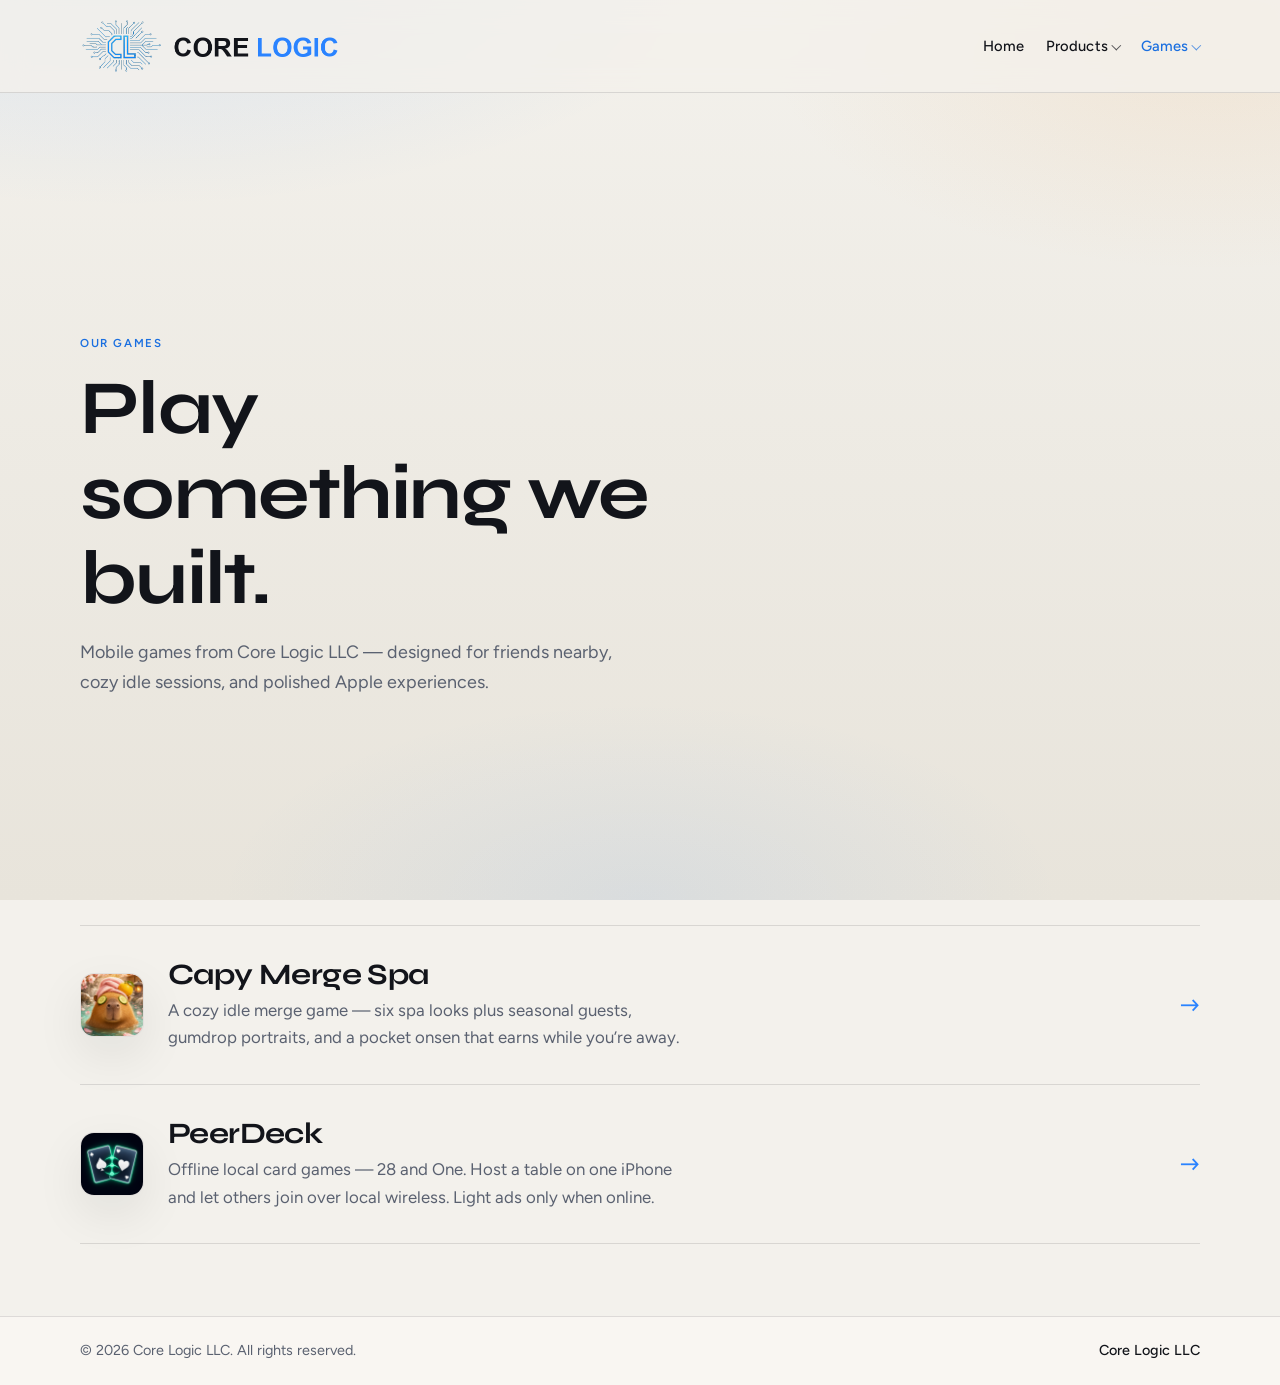
<file: games/index.html>
<!doctype html>
<html lang="en">
  <head>
    <meta charset="UTF-8" />
    <meta name="viewport" content="width=device-width, initial-scale=1.0" />
    <title>Games | Core Logic LLC</title>
    <meta
      name="description"
      content="Mobile games from Core Logic LLC — PeerDeck offline card games and Capy Merge Spa."
    />
    <link rel="icon" type="image/png" href="../assets/icons/corelogic-icon.png?v=20260724" />
    <link rel="stylesheet" href="../assets/css/styles.css?v=20260726a" />
  </head>
  <body>
    <header class="site-header">
      <div class="container nav-wrap">
        <a href="../index.html" class="brand" aria-label="Core Logic LLC home">
          <img
            class="brand-lockup"
            src="../assets/icons/corelogic-logo-on-light.png?v=20260724"
            alt="Core Logic logo"
            width="250"
            height="44"
          />
        </a>
        <button
          class="nav-toggle"
          type="button"
          aria-expanded="false"
          aria-controls="site-nav"
          aria-label="Open menu"
        >
          <span></span>
          <span></span>
          <span></span>
        </button>
        <nav id="site-nav" class="site-nav" aria-label="Main navigation">
          <ul class="nav-list">
            <li><a href="../index.html">Home</a></li>
            <li class="nav-dropdown">
              <button
                type="button"
                class="nav-dropdown-toggle"
                aria-expanded="false"
                aria-controls="products-menu"
              >
                Products
              </button>
              <ul id="products-menu" class="nav-submenu">
                <li>
                  <a href="../captionbake/">
                    <img src="../captionbake/images/icon.png" width="22" height="22" alt="" />
                    CaptionBake
                  </a>
                </li>
                <li>
                  <a href="https://reeldispatch.cc/">
                    <img src="../reeldispatch/images/icon.png" width="22" height="22" alt="" />
                    ReelDispatch
                  </a>
                </li>
              </ul>
            </li>
            <li class="nav-dropdown has-current">
              <button
                type="button"
                class="nav-dropdown-toggle"
                aria-expanded="false"
                aria-controls="games-menu"
              >
                Games
              </button>
              <ul id="games-menu" class="nav-submenu">
                <li>
                  <a href="capy-merge-spa/">
                    <img src="capy-merge-spa/images/icon.png" width="22" height="22" alt="" />
                    Capy Merge Spa
                  </a>
                </li>
                <li>
                  <a href="peer-deck/">
                    <img src="peer-deck/images/icon.png" width="22" height="22" alt="" />
                    PeerDeck
                  </a>
                </li>
              </ul>
            </li>
          </ul>
        </nav>
      </div>
    </header>

    <main>
      <section class="hero container">
        <div class="hero-content">
          <p class="eyebrow">Our games</p>
          <h1>Play something we built.</h1>
          <p class="lead">
            Mobile games from Core Logic LLC — designed for friends nearby, cozy idle sessions, and
            polished Apple experiences.
          </p>
        </div>
      </section>

      <section class="container section" style="border-top: none; padding-top: 0">
        <div class="hub-list">
          <a class="hub-item" href="capy-merge-spa/">
            <img
              class="hub-icon"
              src="capy-merge-spa/images/icon.png"
              width="64"
              height="64"
              alt=""
            />
            <div>
              <h2>Capy Merge Spa</h2>
              <p>
                A cozy idle merge game — six spa looks plus seasonal guests, gumdrop portraits, and
                a pocket onsen that earns while you’re away.
              </p>
            </div>
            <span class="hub-arrow" aria-hidden="true">→</span>
          </a>
          <a class="hub-item" href="peer-deck/">
            <img
              class="hub-icon"
              src="peer-deck/images/icon.png"
              width="64"
              height="64"
              alt=""
            />
            <div>
              <h2>PeerDeck</h2>
              <p>
                Offline local card games — 28 and One. Host a table on one iPhone and let others join
                over local wireless. Light ads only when online.
              </p>
            </div>
            <span class="hub-arrow" aria-hidden="true">→</span>
          </a>
        </div>
      </section>
    </main>

    <footer class="site-footer">
      <div class="container footer-wrap">
        <p>&copy; 2026 Core Logic LLC. All rights reserved.</p>
        <a href="../index.html">Core Logic LLC</a>
      </div>
    </footer>

    <script src="../assets/js/site-nav.js"></script>
  </body>
</html>
</file>
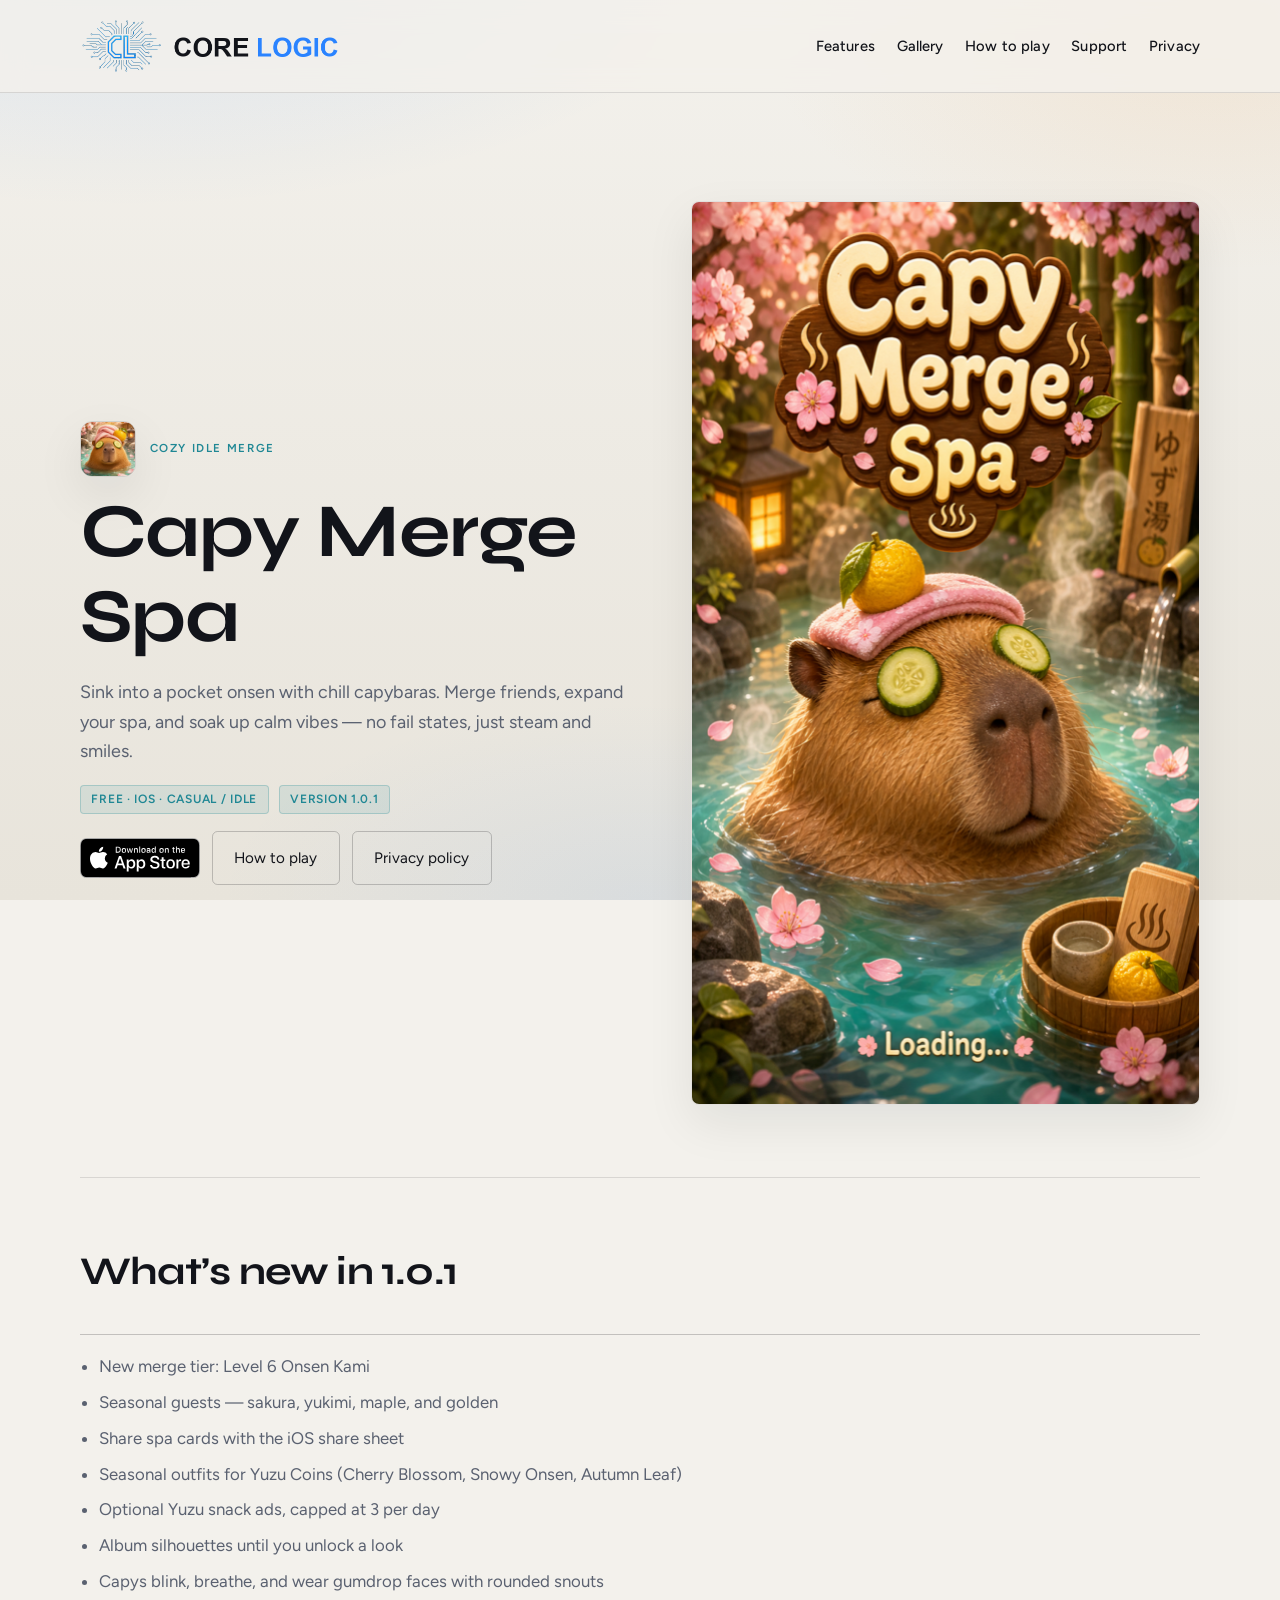
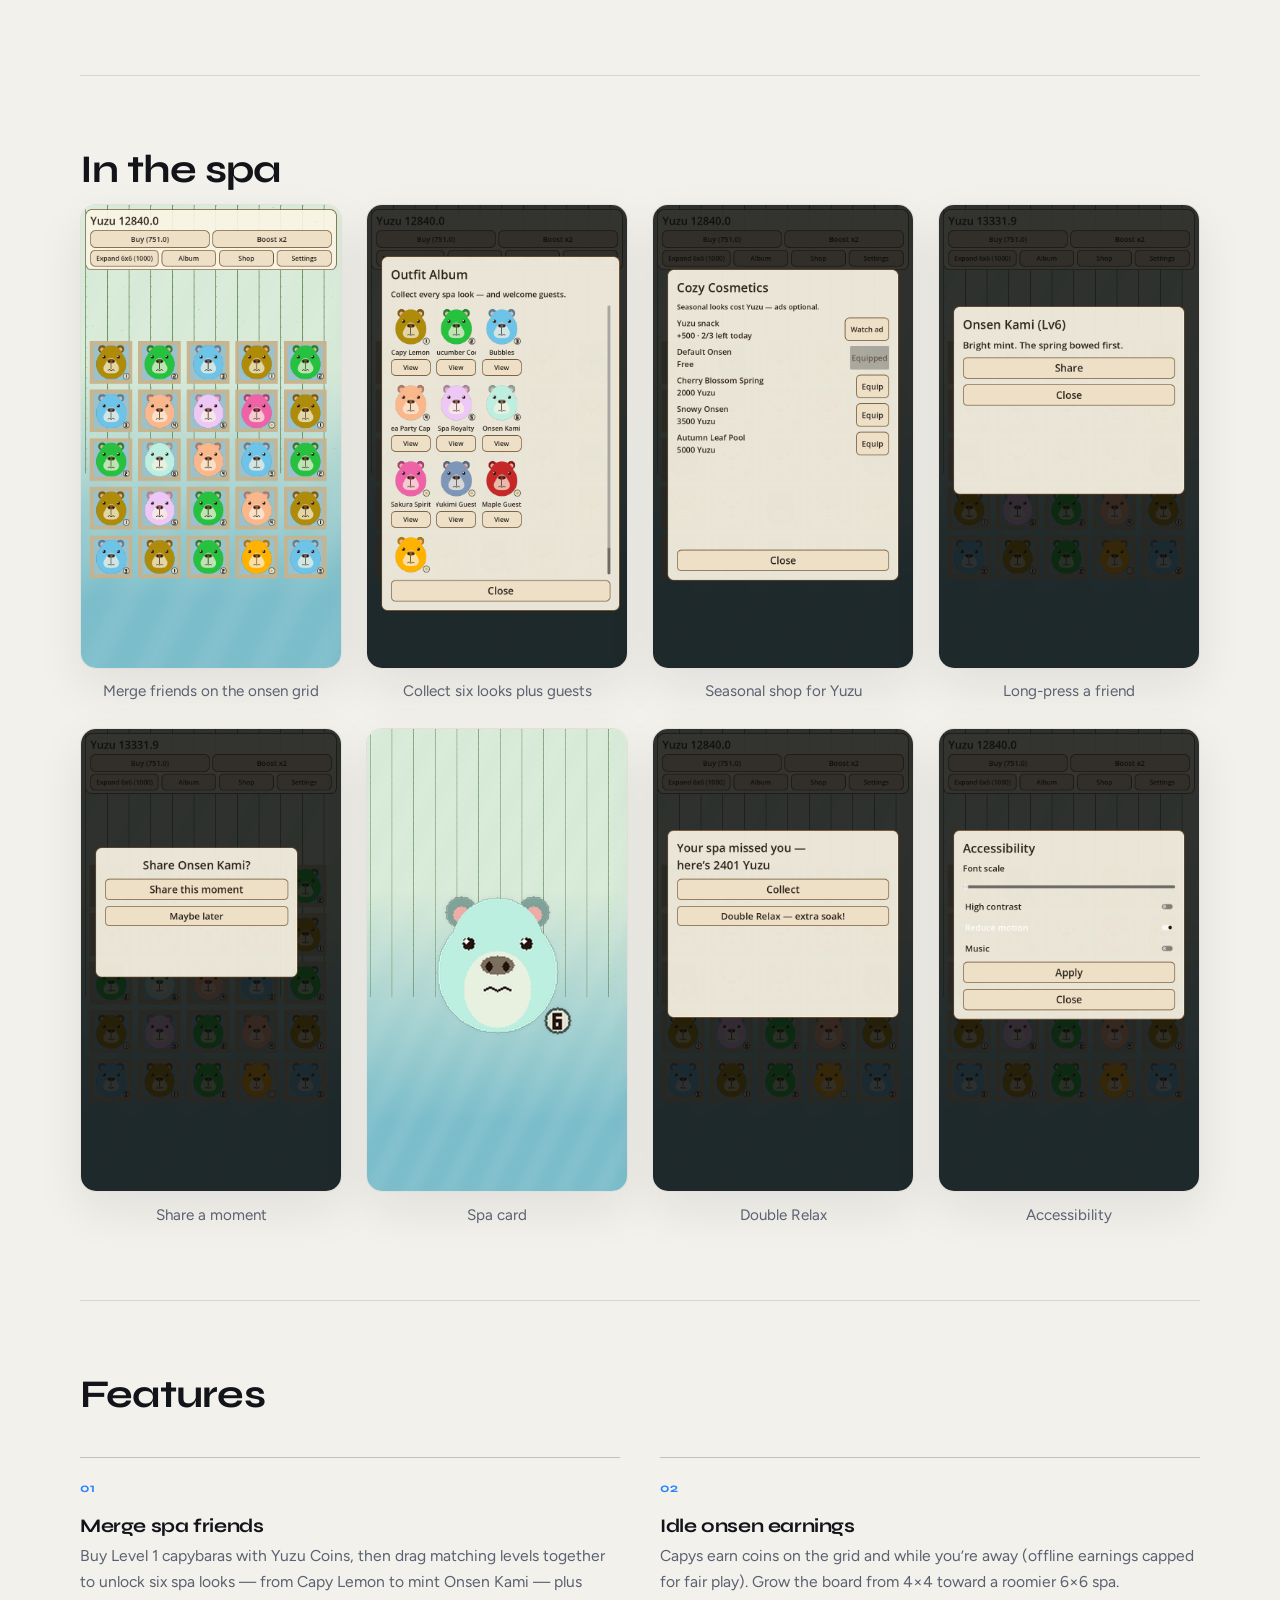
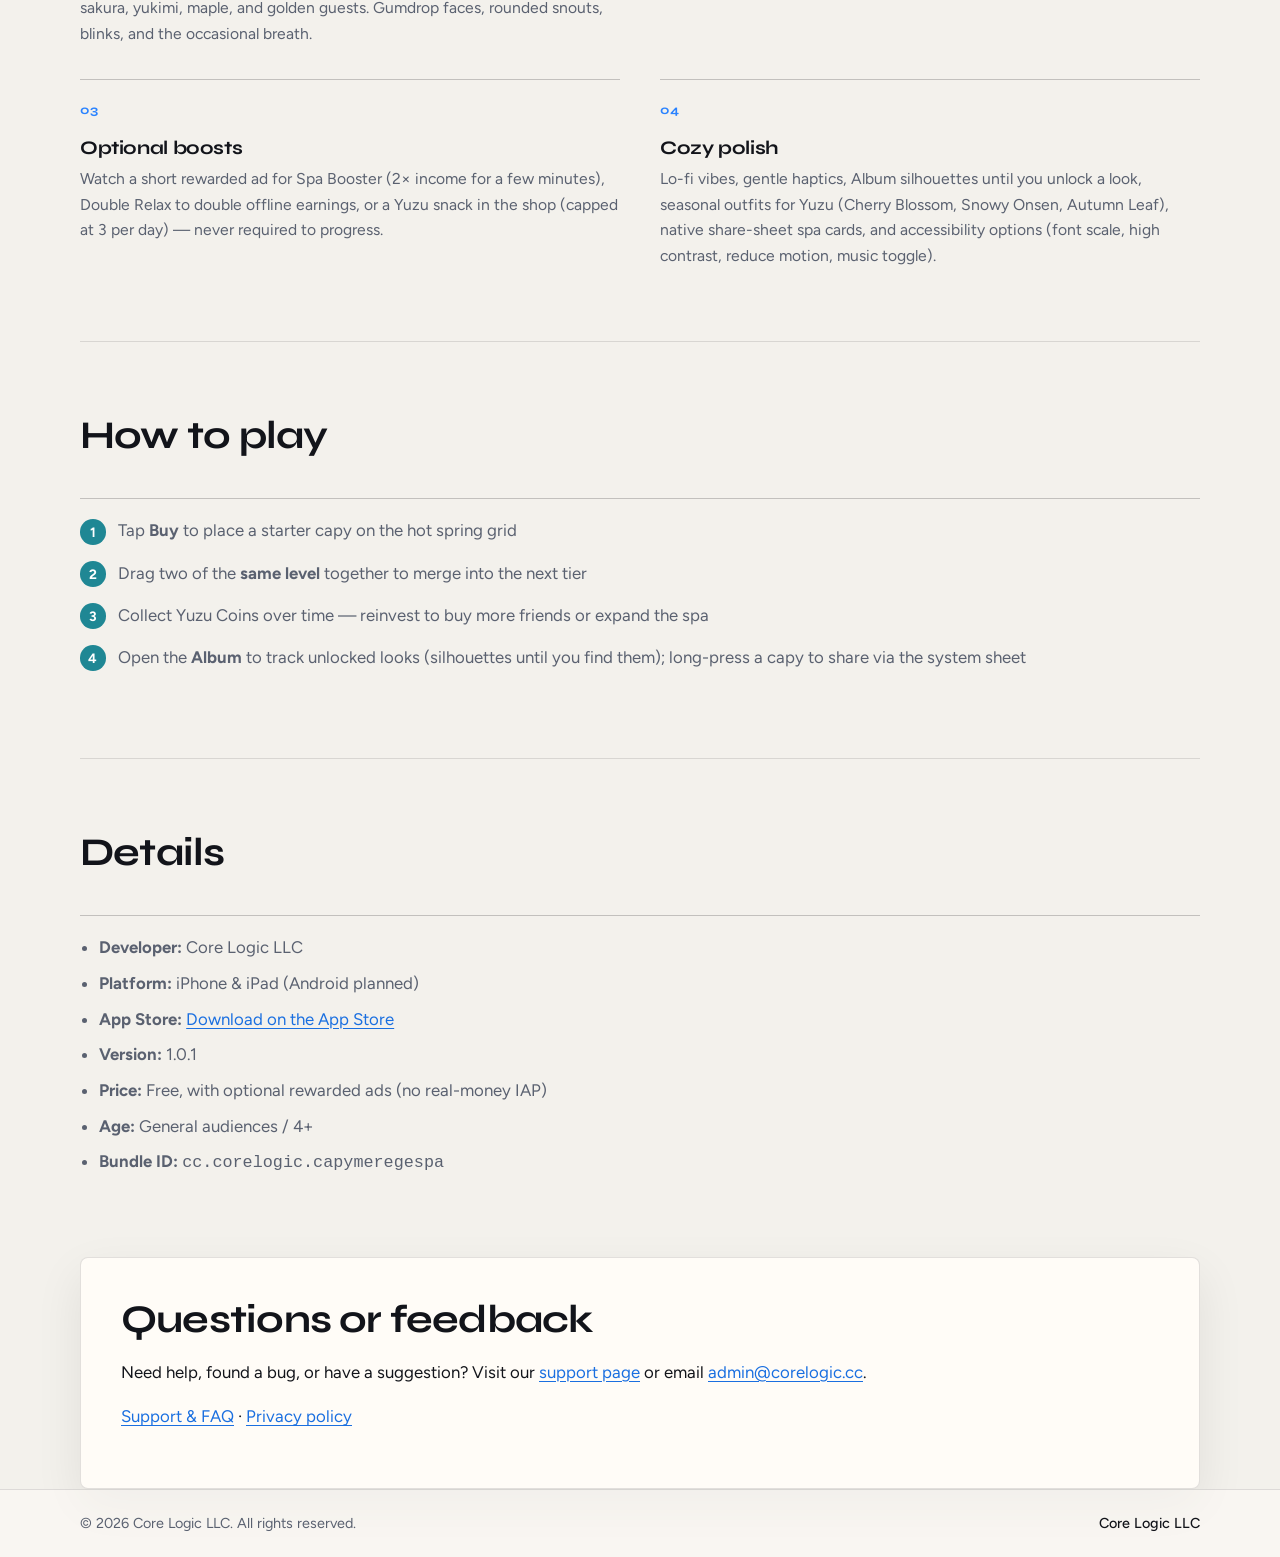
<file: games/capy-merge-spa/index.html>
<!doctype html>
<html lang="en">
  <head>
    <meta charset="UTF-8" />
    <meta name="viewport" content="width=device-width, initial-scale=1.0" />
    <title>Capy Merge Spa | Cozy Idle Merge Game</title>
    <meta
      name="description"
      content="Capy Merge Spa is a cozy idle merge game — merge spa capybaras into six looks plus seasonal guests, earn Yuzu Coins, and soak in a pocket onsen."
    />
    <meta property="og:title" content="Capy Merge Spa" />
    <meta
      property="og:description"
      content="Merge cute spa capybaras in a cozy onsen idle game from Core Logic LLC."
    />
    <meta property="og:image" content="images/splash.png" />
    <link rel="icon" type="image/png" href="images/icon.png" />
    <link rel="stylesheet" href="../../assets/css/styles.css?v=20260724" />
    <style>
      :root {
        --capy-teal: #1f8794;
      }

      .hero-capy {
        min-height: auto;
      }

      .hero-capy .eyebrow {
        color: var(--capy-teal);
      }

      .hero-capy h1 {
        max-width: none;
      }

      .hero-capy-grid {
        display: grid;
        gap: 2.5rem;
        align-items: center;
      }

      @media (min-width: 860px) {
        .hero-capy-grid {
          grid-template-columns: 1.05fr 0.95fr;
          gap: 3rem;
        }
      }

      .tagline {
        color: var(--muted);
        font-size: 1.12rem;
        max-width: 52ch;
      }

      .brand-row {
        display: flex;
        align-items: center;
        gap: 0.85rem;
        margin-bottom: 0.75rem;
      }

      .brand-row img {
        width: 56px;
        height: 56px;
        border-radius: 12px;
        border: 1px solid var(--border);
        box-shadow: var(--shadow-soft);
      }

      .splash-frame {
        margin: 0;
        border-radius: 0.5rem;
        overflow: hidden;
        border: 1px solid var(--border);
        background: var(--surface);
        box-shadow: var(--shadow-soft);
      }

      .splash-frame img {
        display: block;
        width: 100%;
        height: auto;
        vertical-align: middle;
      }

      .feature-list {
        margin: 0;
        padding-left: 1.2rem;
        color: var(--muted);
      }

      .feature-list li {
        margin-bottom: 0.5rem;
      }

      .game-badge + .game-badge {
        margin-left: 0.4rem;
      }

      .game-badge {
        display: inline-block;
        background: rgb(31 135 148 / 10%);
        color: var(--capy-teal);
        border: 1px solid rgb(31 135 148 / 25%);
        border-radius: 0.25rem;
        padding: 0.25rem 0.65rem;
        font-size: 0.75rem;
        font-weight: 600;
        letter-spacing: 0.06em;
        text-transform: uppercase;
      }

      .steps {
        counter-reset: step;
        list-style: none;
        margin: 0;
        padding: 0;
      }

      .steps li {
        counter-increment: step;
        margin-bottom: 0.9rem;
        padding-left: 2.4rem;
        position: relative;
        color: var(--muted);
      }

      .steps li::before {
        content: counter(step);
        position: absolute;
        left: 0;
        top: 0.1rem;
        width: 1.6rem;
        height: 1.6rem;
        border-radius: 50%;
        background: var(--capy-teal);
        color: #fff;
        font-size: 0.85rem;
        font-weight: 700;
        display: grid;
        place-items: center;
      }

      .phone-gallery {
        display: grid;
        gap: 1.5rem;
        justify-items: center;
      }

      @media (min-width: 700px) {
        .phone-gallery {
          grid-template-columns: 1fr 1fr;
        }
      }

      @media (min-width: 1100px) {
        .phone-gallery {
          grid-template-columns: repeat(4, 1fr);
        }
      }

      .phone {
        margin: 0;
        width: min(100%, 280px);
        text-align: center;
      }

      .phone img {
        display: block;
        width: 100%;
        height: auto;
        border-radius: 1rem;
        border: 1px solid var(--border);
        background: var(--surface);
        box-shadow: var(--shadow-soft);
      }

      .phone figcaption {
        margin-top: 0.65rem;
        color: var(--muted);
        font-size: 0.95rem;
      }

      .panel {
        padding-top: 1.15rem;
        border-top: 1px solid var(--border-strong);
      }

      .capy-grid {
        display: grid;
        grid-template-columns: repeat(2, 1fr);
        gap: 2rem 2.5rem;
        counter-reset: offer;
      }

      @media (max-width: 860px) {
        .capy-grid {
          grid-template-columns: 1fr;
        }
      }

      .store-badge {
        display: inline-flex;
        align-items: center;
        line-height: 0;
      }

      .store-badge img {
        height: 40px;
        width: auto;
      }
    </style>
  </head>
  <body>
    <header class="site-header">
      <div class="container nav-wrap">
        <a href="../../index.html" class="brand" aria-label="Core Logic LLC home">
          <img
            class="brand-lockup"
            src="../../assets/icons/corelogic-logo-on-light.png?v=20260724"
            alt="Core Logic logo"
            width="250"
            height="44"
          />
        </a>
        <button
          class="nav-toggle"
          type="button"
          aria-expanded="false"
          aria-controls="site-nav"
          aria-label="Open menu"
        >
          <span></span>
          <span></span>
          <span></span>
        </button>
        <nav id="site-nav" class="site-nav" aria-label="Main navigation">
          <ul class="nav-list">
            <li><a href="#features">Features</a></li>
            <li><a href="#gallery">Gallery</a></li>
            <li><a href="#how-to-play">How to play</a></li>
            <li><a href="support.html">Support</a></li>
            <li><a href="privacy.html">Privacy</a></li>
          </ul>
        </nav>
      </div>
    </header>

    <main>
      <section class="hero hero-capy container">
        <div class="hero-capy-grid">
          <div>
            <div class="brand-row">
              <img src="images/icon.png" width="56" height="56" alt="" />
              <p class="eyebrow" style="margin: 0">Cozy Idle Merge</p>
            </div>
            <h1>Capy Merge Spa</h1>
            <p class="tagline">
              Sink into a pocket onsen with chill capybaras. Merge friends, expand your spa, and
              soak up calm vibes — no fail states, just steam and smiles.
            </p>
            <p>
              <span class="game-badge">Free · iOS · Casual / Idle</span>
              <span class="game-badge">Version 1.0.1</span>
            </p>
            <div class="hero-actions">
              <a
                class="store-badge"
                href="https://apps.apple.com/us/app/capy-merge-spa/id6797335264"
                target="_blank"
                rel="noopener noreferrer"
              >
                <img
                  src="../../assets/badges/download-on-the-app-store.svg"
                  width="120"
                  height="40"
                  alt="Download on the App Store"
                />
              </a>
              <a class="button button-secondary" href="#how-to-play">How to play</a>
              <a class="button button-secondary" href="privacy.html">Privacy policy</a>
            </div>
          </div>
          <figure class="splash-frame">
            <img
              src="images/splash.png"
              width="506"
              height="900"
              alt="Capy Merge Spa splash art — a cozy capybara in a steaming onsen"
            />
          </figure>
        </div>
      </section>

      <section class="container section">
        <div class="section-intro">
          <h2>What’s new in 1.0.1</h2>
        </div>
        <div class="panel">
          <ul class="feature-list">
            <li>New merge tier: Level 6 Onsen Kami</li>
            <li>Seasonal guests — sakura, yukimi, maple, and golden</li>
            <li>Share spa cards with the iOS share sheet</li>
            <li>Seasonal outfits for Yuzu Coins (Cherry Blossom, Snowy Onsen, Autumn Leaf)</li>
            <li>Optional Yuzu snack ads, capped at 3 per day</li>
            <li>Album silhouettes until you unlock a look</li>
            <li>Capys blink, breathe, and wear gumdrop faces with rounded snouts</li>
          </ul>
        </div>
      </section>

      <section id="gallery" class="container section">
        <h2>In the spa</h2>
        <div class="phone-gallery">
          <figure class="phone">
            <img
              src="images/01-gameplay-grid.png?v=20260828"
              width="720"
              height="1280"
              alt="Gameplay screenshot of the hot spring merge grid"
              loading="lazy"
            />
            <figcaption>Merge friends on the onsen grid</figcaption>
          </figure>
          <figure class="phone">
            <img
              src="images/02-outfit-album.png?v=20260828"
              width="720"
              height="1280"
              alt="Outfit Album showing six spa looks and seasonal guests"
              loading="lazy"
            />
            <figcaption>Collect six looks plus guests</figcaption>
          </figure>
          <figure class="phone">
            <img
              src="images/03-shop.png?v=20260828"
              width="720"
              height="1280"
              alt="Cozy Cosmetics shop with seasonal Yuzu skins"
              loading="lazy"
            />
            <figcaption>Seasonal shop for Yuzu</figcaption>
          </figure>
          <figure class="phone">
            <img
              src="images/06-capy-detail.png?v=20260828"
              width="720"
              height="1280"
              alt="Long-press detail card for Onsen Kami"
              loading="lazy"
            />
            <figcaption>Long-press a friend</figcaption>
          </figure>
          <figure class="phone">
            <img
              src="images/07-share-moment.png?v=20260828"
              width="720"
              height="1280"
              alt="Share this moment prompt"
              loading="lazy"
            />
            <figcaption>Share a moment</figcaption>
          </figure>
          <figure class="phone">
            <img
              src="images/08-share-card.png?v=20260828"
              width="720"
              height="1280"
              alt="Shareable spa card of Onsen Kami"
              loading="lazy"
            />
            <figcaption>Spa card</figcaption>
          </figure>
          <figure class="phone">
            <img
              src="images/05-offline-relax.png?v=20260828"
              width="720"
              height="1280"
              alt="Offline earnings Double Relax dialog"
              loading="lazy"
            />
            <figcaption>Double Relax</figcaption>
          </figure>
          <figure class="phone">
            <img
              src="images/04-settings.png?v=20260828"
              width="720"
              height="1280"
              alt="Accessibility settings with font scale and reduce motion"
              loading="lazy"
            />
            <figcaption>Accessibility</figcaption>
          </figure>
        </div>
      </section>

      <section id="features" class="container section">
        <div class="section-intro">
          <h2>Features</h2>
        </div>
        <div class="capy-grid">
          <article class="offer-item">
            <h3>Merge spa friends</h3>
            <p>
              Buy Level&nbsp;1 capybaras with Yuzu Coins, then drag matching levels together to
              unlock six spa looks — from Capy Lemon to mint Onsen Kami — plus sakura, yukimi,
              maple, and golden guests. Gumdrop faces, rounded snouts, blinks, and the occasional
              breath.
            </p>
          </article>
          <article class="offer-item">
            <h3>Idle onsen earnings</h3>
            <p>
              Capys earn coins on the grid and while you’re away (offline earnings capped for fair
              play). Grow the board from 4×4 toward a roomier 6×6 spa.
            </p>
          </article>
          <article class="offer-item">
            <h3>Optional boosts</h3>
            <p>
              Watch a short rewarded ad for Spa Booster (2× income for a few minutes), Double
              Relax to double offline earnings, or a Yuzu snack in the shop (capped at 3 per day) —
              never required to progress.
            </p>
          </article>
          <article class="offer-item">
            <h3>Cozy polish</h3>
            <p>
              Lo-fi vibes, gentle haptics, Album silhouettes until you unlock a look, seasonal
              outfits for Yuzu (Cherry Blossom, Snowy Onsen, Autumn Leaf), native share-sheet spa
              cards, and accessibility options (font scale, high contrast, reduce motion, music
              toggle).
            </p>
          </article>
        </div>
      </section>

      <section id="how-to-play" class="container section">
        <div class="section-intro">
          <h2>How to play</h2>
        </div>
        <div class="panel">
          <ol class="steps">
            <li>Tap <strong>Buy</strong> to place a starter capy on the hot spring grid</li>
            <li>Drag two of the <strong>same level</strong> together to merge into the next tier</li>
            <li>Collect Yuzu Coins over time — reinvest to buy more friends or expand the spa</li>
            <li>Open the <strong>Album</strong> to track unlocked looks (silhouettes until you find them); long-press a capy to share via the system sheet</li>
          </ol>
        </div>
      </section>

      <section class="container section">
        <div class="section-intro">
          <h2>Details</h2>
        </div>
        <div class="panel">
          <ul class="feature-list">
            <li><strong>Developer:</strong> Core Logic LLC</li>
            <li><strong>Platform:</strong> iPhone &amp; iPad (Android planned)</li>
            <li>
              <strong>App Store:</strong>
              <a
                href="https://apps.apple.com/us/app/capy-merge-spa/id6797335264"
                target="_blank"
                rel="noopener noreferrer"
                >Download on the App Store</a
              >
            </li>
            <li><strong>Version:</strong> 1.0.1</li>
            <li><strong>Price:</strong> Free, with optional rewarded ads (no real-money IAP)</li>
            <li><strong>Age:</strong> General audiences / 4+</li>
            <li><strong>Bundle ID:</strong> <code>cc.corelogic.capymeregespa</code></li>
          </ul>
        </div>
      </section>

      <section class="container section contact-card">
        <h2 id="support">Questions or feedback</h2>
        <p>
          Need help, found a bug, or have a suggestion? Visit our
          <a href="support.html">support page</a>
          or email
          <a href="mailto:admin@corelogic.cc?subject=Capy%20Merge%20Spa%20Support"
            >admin@corelogic.cc</a
          >.
        </p>
        <p>
          <a href="support.html">Support &amp; FAQ</a>
          ·
          <a href="privacy.html">Privacy policy</a>
        </p>
      </section>
    </main>

    <footer class="site-footer">
      <div class="container footer-wrap">
        <p>&copy; 2026 Core Logic LLC. All rights reserved.</p>
        <a href="../../index.html">Core Logic LLC</a>
      </div>
    </footer>

    <script>
      (function () {
        var toggle = document.querySelector(".nav-toggle");
        var nav = document.getElementById("site-nav");
        if (!toggle || !nav) return;
        toggle.addEventListener("click", function () {
          var open = nav.classList.toggle("is-open");
          toggle.setAttribute("aria-expanded", open ? "true" : "false");
          toggle.setAttribute("aria-label", open ? "Close menu" : "Open menu");
        });
      })();
    </script>
  </body>
</html>
</file>
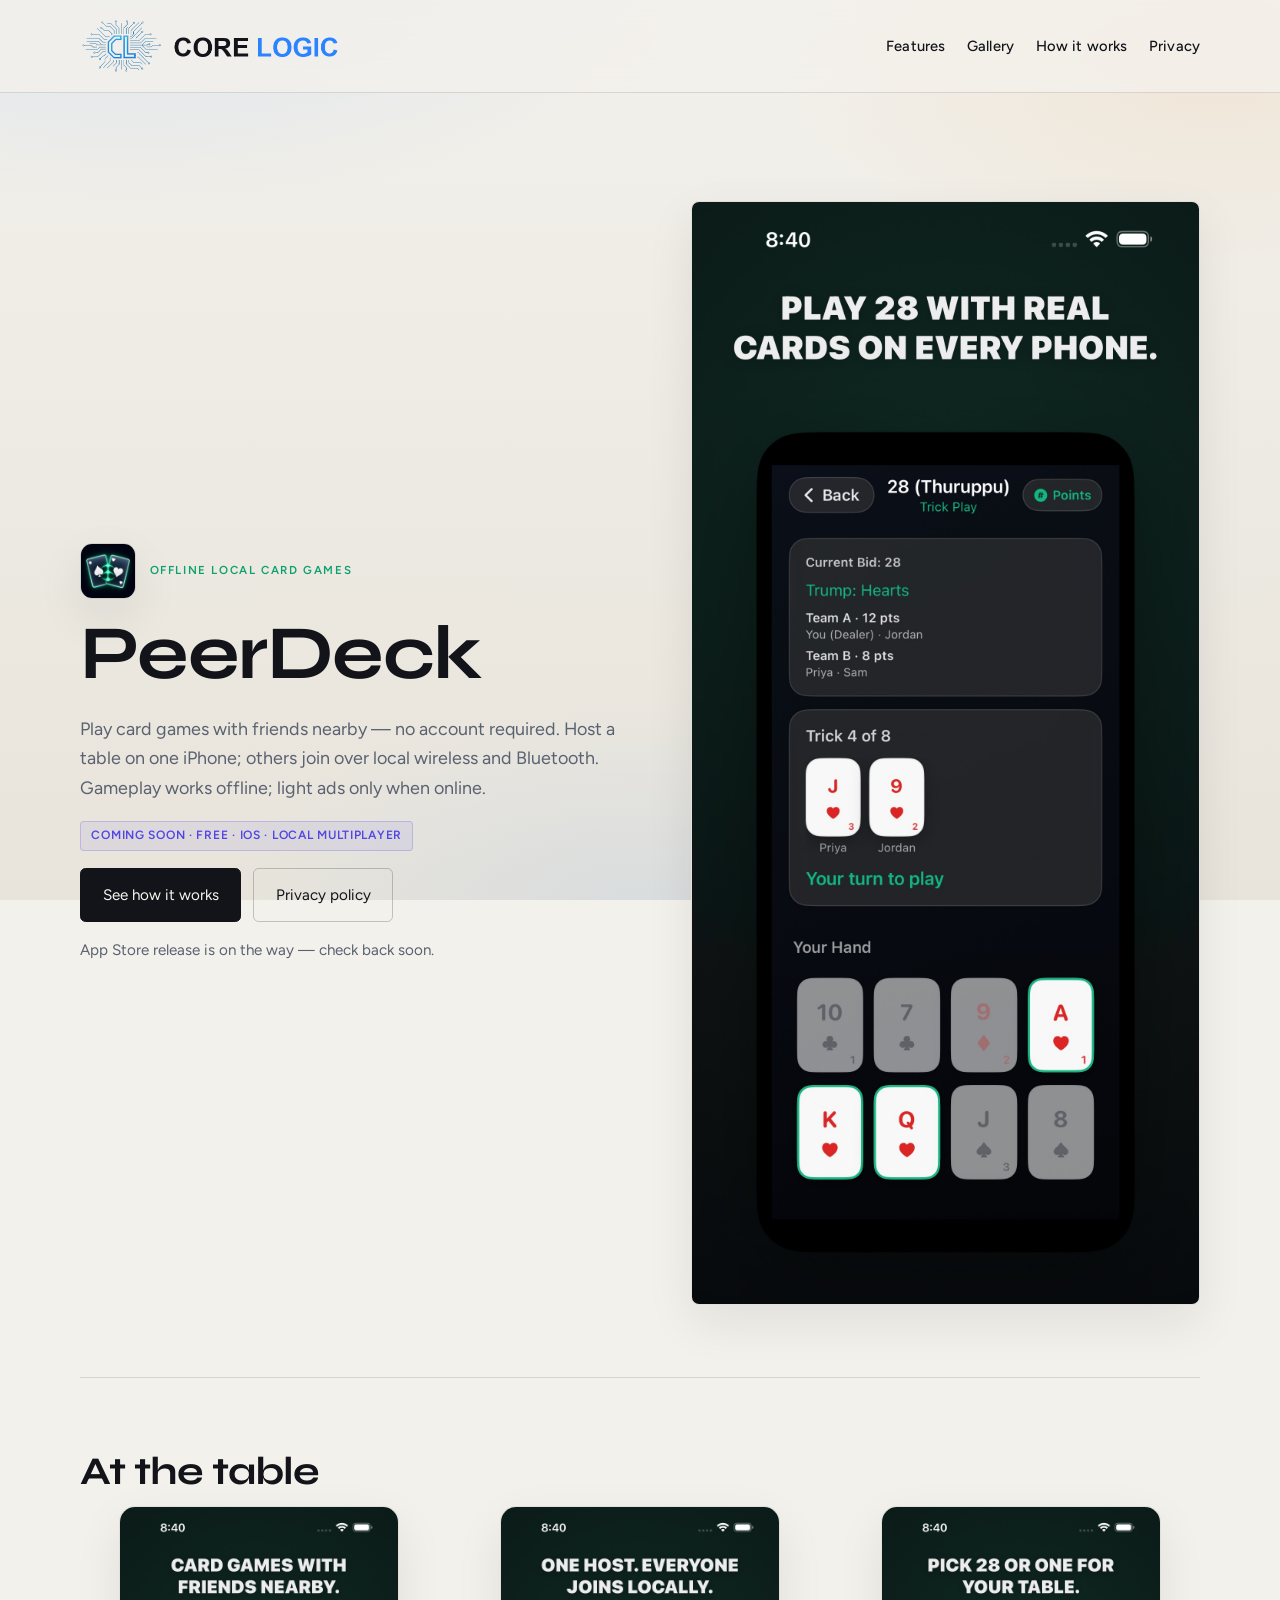
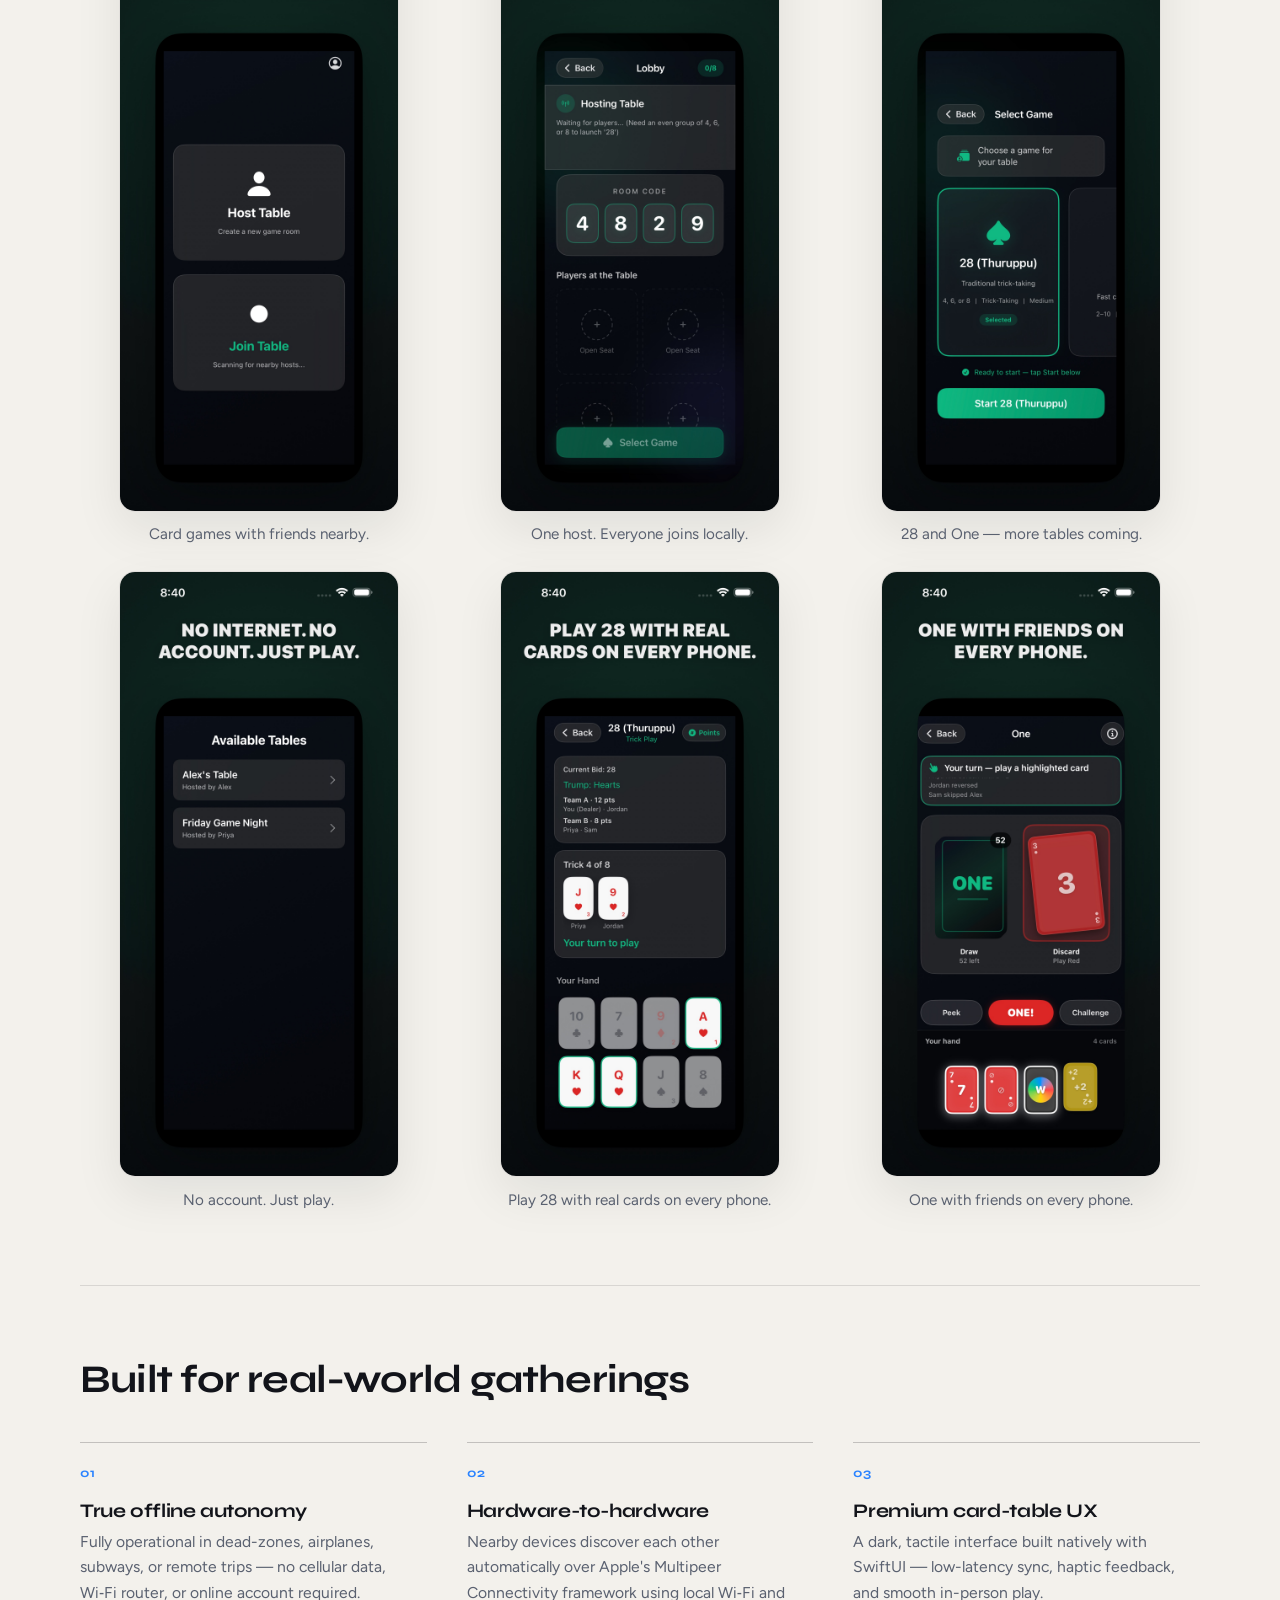
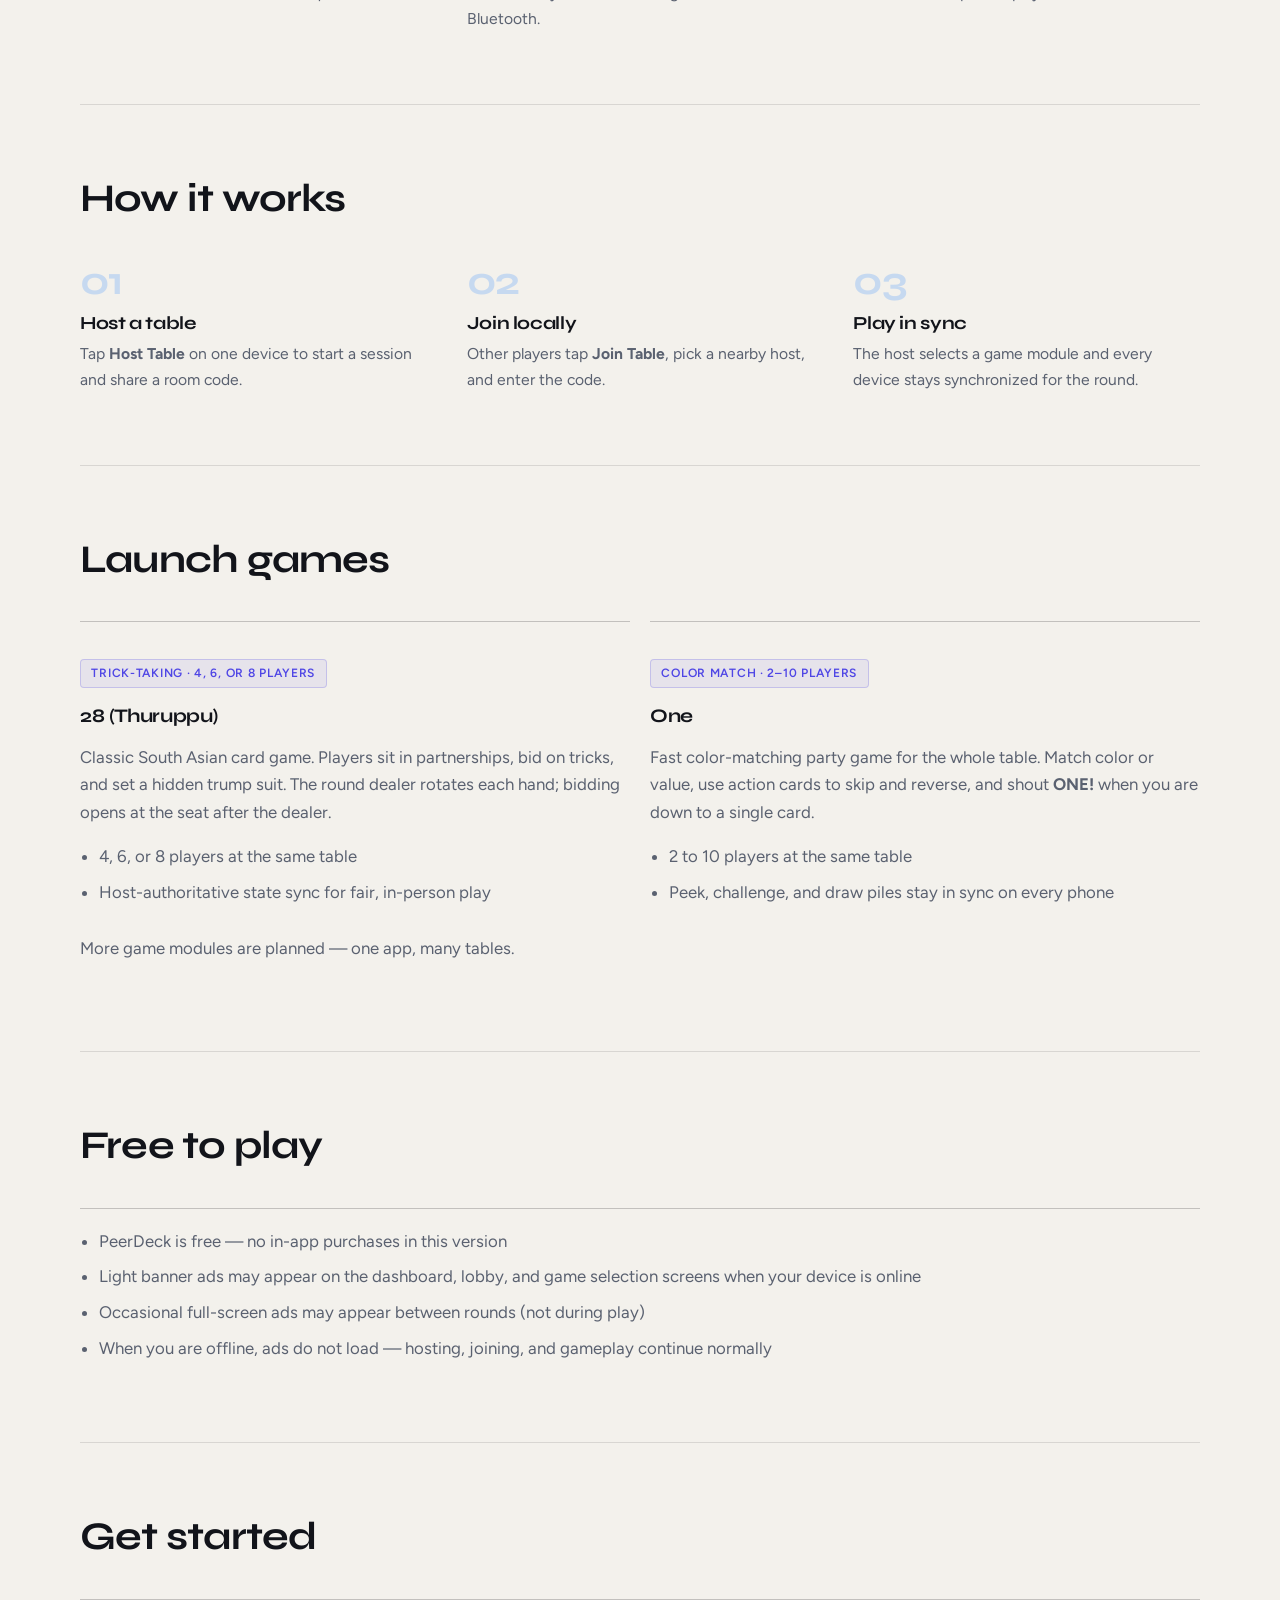
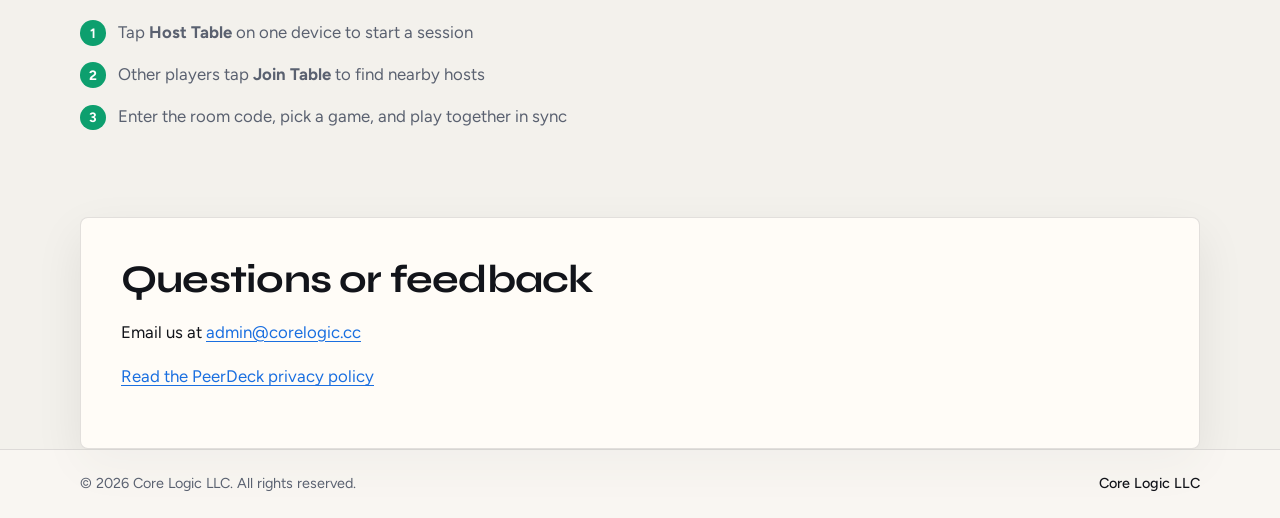
<file: games/peer-deck/index.html>
<!doctype html>
<html lang="en">
  <head>
    <meta charset="UTF-8" />
    <meta name="viewport" content="width=device-width, initial-scale=1.0" />
    <title>PeerDeck | Offline Local Card Games</title>
    <meta
      name="description"
      content="Play card games with friends nearby — no account required. Host a table on one iPhone; others join over local wireless. Light ads only when online."
    />
    <meta property="og:title" content="PeerDeck" />
    <meta
      property="og:description"
      content="Offline local card games — host a table and play with nearby friends. Light ads only when online."
    />
    <meta property="og:image" content="images/gameplay.jpg" />
    <link rel="icon" type="image/png" href="images/icon.png" />
    <link rel="stylesheet" href="../../assets/css/styles.css?v=20260724" />
    <style>
      :root {
        --peerdeck-emerald: #0d9f6e;
        --peerdeck-indigo: #4f46e5;
      }

      .hero-peerdeck {
        min-height: auto;
      }

      .hero-peerdeck .eyebrow {
        color: var(--peerdeck-emerald);
      }

      .hero-peerdeck h1 {
        max-width: none;
      }

      .hero-peerdeck-grid {
        display: grid;
        gap: 2.5rem;
        align-items: center;
      }

      @media (min-width: 860px) {
        .hero-peerdeck-grid {
          grid-template-columns: 1.05fr 0.95fr;
          gap: 3rem;
        }
      }

      .tagline {
        color: var(--muted);
        font-size: 1.12rem;
        max-width: 52ch;
      }

      .hero-peerdeck .meta {
        margin: 1rem 0 0;
        color: var(--muted);
        font-size: 0.95rem;
      }

      .brand-row {
        display: flex;
        align-items: center;
        gap: 0.85rem;
        margin-bottom: 0.75rem;
      }

      .brand-row img {
        width: 56px;
        height: 56px;
        border-radius: 12px;
        border: 1px solid var(--border);
        box-shadow: var(--shadow-soft);
      }

      .hero-shot {
        margin: 0;
        border-radius: 0.5rem;
        overflow: hidden;
        border: 1px solid var(--border);
        background: var(--surface);
        box-shadow: var(--shadow-soft);
      }

      .hero-shot img {
        display: block;
        width: 100%;
        height: auto;
        vertical-align: middle;
      }

      .feature-list {
        margin: 0.75rem 0 0;
        padding-left: 1.2rem;
        color: var(--muted);
      }

      .feature-list li {
        margin-bottom: 0.5rem;
      }

      .game-badge {
        display: inline-block;
        background: rgb(79 70 229 / 8%);
        color: var(--peerdeck-indigo);
        border: 1px solid rgb(79 70 229 / 22%);
        border-radius: 0.25rem;
        padding: 0.25rem 0.65rem;
        font-size: 0.75rem;
        font-weight: 600;
        letter-spacing: 0.06em;
        text-transform: uppercase;
      }

      .steps {
        counter-reset: step;
        list-style: none;
        margin: 0;
        padding: 0;
      }

      .steps li {
        counter-increment: step;
        margin-bottom: 0.9rem;
        padding-left: 2.4rem;
        position: relative;
        color: var(--muted);
      }

      .steps li::before {
        content: counter(step);
        position: absolute;
        left: 0;
        top: 0.1rem;
        width: 1.6rem;
        height: 1.6rem;
        border-radius: 50%;
        background: var(--peerdeck-emerald);
        color: #fff;
        font-size: 0.85rem;
        font-weight: 700;
        display: grid;
        place-items: center;
      }

      .phone-gallery {
        display: grid;
        gap: 1.5rem;
        justify-items: center;
      }

      @media (min-width: 700px) {
        .phone-gallery {
          grid-template-columns: 1fr 1fr;
        }
      }

      @media (min-width: 1000px) {
        .phone-gallery {
          grid-template-columns: repeat(3, 1fr);
        }
      }

      .phone {
        margin: 0;
        width: min(100%, 280px);
        text-align: center;
      }

      .phone img {
        display: block;
        width: 100%;
        height: auto;
        border-radius: 1rem;
        border: 1px solid var(--border);
        background: var(--surface);
        box-shadow: var(--shadow-soft);
      }

      .phone figcaption {
        margin-top: 0.65rem;
        color: var(--muted);
        font-size: 0.95rem;
      }

      .panel {
        padding-top: 1.15rem;
        border-top: 1px solid var(--border-strong);
      }
    </style>
  </head>
  <body>
    <header class="site-header">
      <div class="container nav-wrap">
        <a href="../../index.html" class="brand" aria-label="Core Logic LLC home">
          <img
            class="brand-lockup"
            src="../../assets/icons/corelogic-logo-on-light.png?v=20260724"
            alt="Core Logic logo"
            width="250"
            height="44"
          />
        </a>
        <button
          class="nav-toggle"
          type="button"
          aria-expanded="false"
          aria-controls="site-nav"
          aria-label="Open menu"
        >
          <span></span>
          <span></span>
          <span></span>
        </button>
        <nav id="site-nav" class="site-nav" aria-label="Main navigation">
          <ul class="nav-list">
            <li><a href="#features">Features</a></li>
            <li><a href="#gallery">Gallery</a></li>
            <li><a href="#how-it-works">How it works</a></li>
            <li><a href="privacy.html">Privacy</a></li>
          </ul>
        </nav>
      </div>
    </header>

    <main>
      <section class="hero hero-peerdeck container">
        <div class="hero-peerdeck-grid">
          <div>
            <div class="brand-row">
              <img src="images/icon.png" width="56" height="56" alt="" />
              <p class="eyebrow" style="margin: 0">Offline Local Card Games</p>
            </div>
            <h1>PeerDeck</h1>
            <p class="tagline">
              Play card games with friends nearby — no account required. Host a table on one iPhone;
              others join over local wireless and Bluetooth. Gameplay works offline; light ads only
              when online.
            </p>
            <p>
              <span class="game-badge">Coming soon · Free · iOS · Local multiplayer</span>
            </p>
            <div class="hero-actions">
              <a class="button" href="#how-it-works">See how it works</a>
              <a class="button button-secondary" href="privacy.html">Privacy policy</a>
            </div>
            <p class="meta">
              App Store release is on the way — check back soon.
            </p>
          </div>
          <figure class="hero-shot">
            <img
              src="images/gameplay.jpg"
              width="660"
              height="1434"
              alt="PeerDeck gameplay — playing 28 with cards on every phone"
            />
          </figure>
        </div>
      </section>

      <section id="gallery" class="container section">
        <h2>At the table</h2>
        <div class="phone-gallery">
          <figure class="phone">
            <img
              src="images/dashboard.jpg"
              width="660"
              height="1434"
              alt="PeerDeck dashboard with Host Table and Join Table"
              loading="lazy"
            />
            <figcaption>Card games with friends nearby.</figcaption>
          </figure>
          <figure class="phone">
            <img
              src="images/lobby.jpg"
              width="660"
              height="1434"
              alt="PeerDeck lobby with room code and connected players"
              loading="lazy"
            />
            <figcaption>One host. Everyone joins locally.</figcaption>
          </figure>
          <figure class="phone">
            <img
              src="images/games.jpg"
              width="660"
              height="1434"
              alt="PeerDeck game selection showing 28 and One"
              loading="lazy"
            />
            <figcaption>28 and One — more tables coming.</figcaption>
          </figure>
          <figure class="phone">
            <img
              src="images/join.jpg"
              width="660"
              height="1434"
              alt="PeerDeck nearby table discovery"
              loading="lazy"
            />
            <figcaption>No account. Just play.</figcaption>
          </figure>
          <figure class="phone">
            <img
              src="images/gameplay.jpg"
              width="660"
              height="1434"
              alt="PeerDeck active 28 trick play"
              loading="lazy"
            />
            <figcaption>Play 28 with real cards on every phone.</figcaption>
          </figure>
          <figure class="phone">
            <img
              src="images/one.jpg"
              width="660"
              height="1434"
              alt="PeerDeck One color-matching gameplay"
              loading="lazy"
            />
            <figcaption>One with friends on every phone.</figcaption>
          </figure>
        </div>
      </section>

      <section id="features" class="container section">
        <div class="section-intro">
          <h2>Built for real-world gatherings</h2>
        </div>
        <div class="offer-grid">
          <article class="offer-item">
            <h3>True offline autonomy</h3>
            <p>
              Fully operational in dead-zones, airplanes, subways, or remote trips — no cellular
              data, Wi‑Fi router, or online account required.
            </p>
          </article>
          <article class="offer-item">
            <h3>Hardware-to-hardware</h3>
            <p>
              Nearby devices discover each other automatically over Apple's Multipeer Connectivity
              framework using local Wi‑Fi and Bluetooth.
            </p>
          </article>
          <article class="offer-item">
            <h3>Premium card-table UX</h3>
            <p>
              A dark, tactile interface built natively with SwiftUI — low-latency sync, haptic
              feedback, and smooth in-person play.
            </p>
          </article>
        </div>
      </section>

      <section id="how-it-works" class="container section">
        <div class="section-intro">
          <h2>How it works</h2>
        </div>
        <div class="timeline">
          <div>
            <span class="step-num" aria-hidden="true">01</span>
            <h3>Host a table</h3>
            <p>Tap <strong>Host Table</strong> on one device to start a session and share a room code.</p>
          </div>
          <div>
            <span class="step-num" aria-hidden="true">02</span>
            <h3>Join locally</h3>
            <p>Other players tap <strong>Join Table</strong>, pick a nearby host, and enter the code.</p>
          </div>
          <div>
            <span class="step-num" aria-hidden="true">03</span>
            <h3>Play in sync</h3>
            <p>The host selects a game module and every device stays synchronized for the round.</p>
          </div>
        </div>
      </section>

      <section class="container section">
        <div class="section-intro">
          <h2>Launch games</h2>
        </div>
        <div class="grid" style="grid-template-columns: repeat(auto-fit, minmax(260px, 1fr))">
          <article class="panel">
            <p><span class="game-badge">Trick-taking · 4, 6, or 8 players</span></p>
            <h3>28 (Thuruppu)</h3>
            <p style="color: var(--muted)">
              Classic South Asian card game. Players sit in partnerships, bid on tricks, and set a
              hidden trump suit. The round dealer rotates each hand; bidding opens at the seat after
              the dealer.
            </p>
            <ul class="feature-list">
              <li>4, 6, or 8 players at the same table</li>
              <li>Host-authoritative state sync for fair, in-person play</li>
            </ul>
          </article>
          <article class="panel">
            <p><span class="game-badge">Color match · 2–10 players</span></p>
            <h3>One</h3>
            <p style="color: var(--muted)">
              Fast color-matching party game for the whole table. Match color or value, use action
              cards to skip and reverse, and shout <strong>ONE!</strong> when you are down to a
              single card.
            </p>
            <ul class="feature-list">
              <li>2 to 10 players at the same table</li>
              <li>Peek, challenge, and draw piles stay in sync on every phone</li>
            </ul>
          </article>
        </div>
        <p style="margin-top: 1.25rem; color: var(--muted)">
          More game modules are planned — one app, many tables.
        </p>
      </section>

      <section class="container section">
        <div class="section-intro">
          <h2>Free to play</h2>
        </div>
        <div class="panel">
          <ul class="feature-list" style="margin: 0">
            <li>PeerDeck is free — no in-app purchases in this version</li>
            <li>
              Light banner ads may appear on the dashboard, lobby, and game selection screens when
              your device is online
            </li>
            <li>Occasional full-screen ads may appear between rounds (not during play)</li>
            <li>
              When you are offline, ads do not load — hosting, joining, and gameplay continue
              normally
            </li>
          </ul>
        </div>
      </section>

      <section class="container section">
        <div class="section-intro">
          <h2>Get started</h2>
        </div>
        <div class="panel">
          <ol class="steps">
            <li>Tap <strong>Host Table</strong> on one device to start a session</li>
            <li>Other players tap <strong>Join Table</strong> to find nearby hosts</li>
            <li>Enter the room code, pick a game, and play together in sync</li>
          </ol>
        </div>
      </section>

      <section class="container section contact-card">
        <h2>Questions or feedback</h2>
        <p>
          Email us at
          <a href="mailto:admin@corelogic.cc">admin@corelogic.cc</a>
        </p>
        <p>
          <a href="privacy.html">Read the PeerDeck privacy policy</a>
        </p>
      </section>
    </main>

    <footer class="site-footer">
      <div class="container footer-wrap">
        <p>&copy; 2026 Core Logic LLC. All rights reserved.</p>
        <a href="../../index.html">Core Logic LLC</a>
      </div>
    </footer>

    <script>
      (function () {
        var toggle = document.querySelector(".nav-toggle");
        var nav = document.getElementById("site-nav");
        if (!toggle || !nav) return;
        toggle.addEventListener("click", function () {
          var open = nav.classList.toggle("is-open");
          toggle.setAttribute("aria-expanded", open ? "true" : "false");
          toggle.setAttribute("aria-label", open ? "Close menu" : "Open menu");
        });
      })();
    </script>
  </body>
</html>
</file>
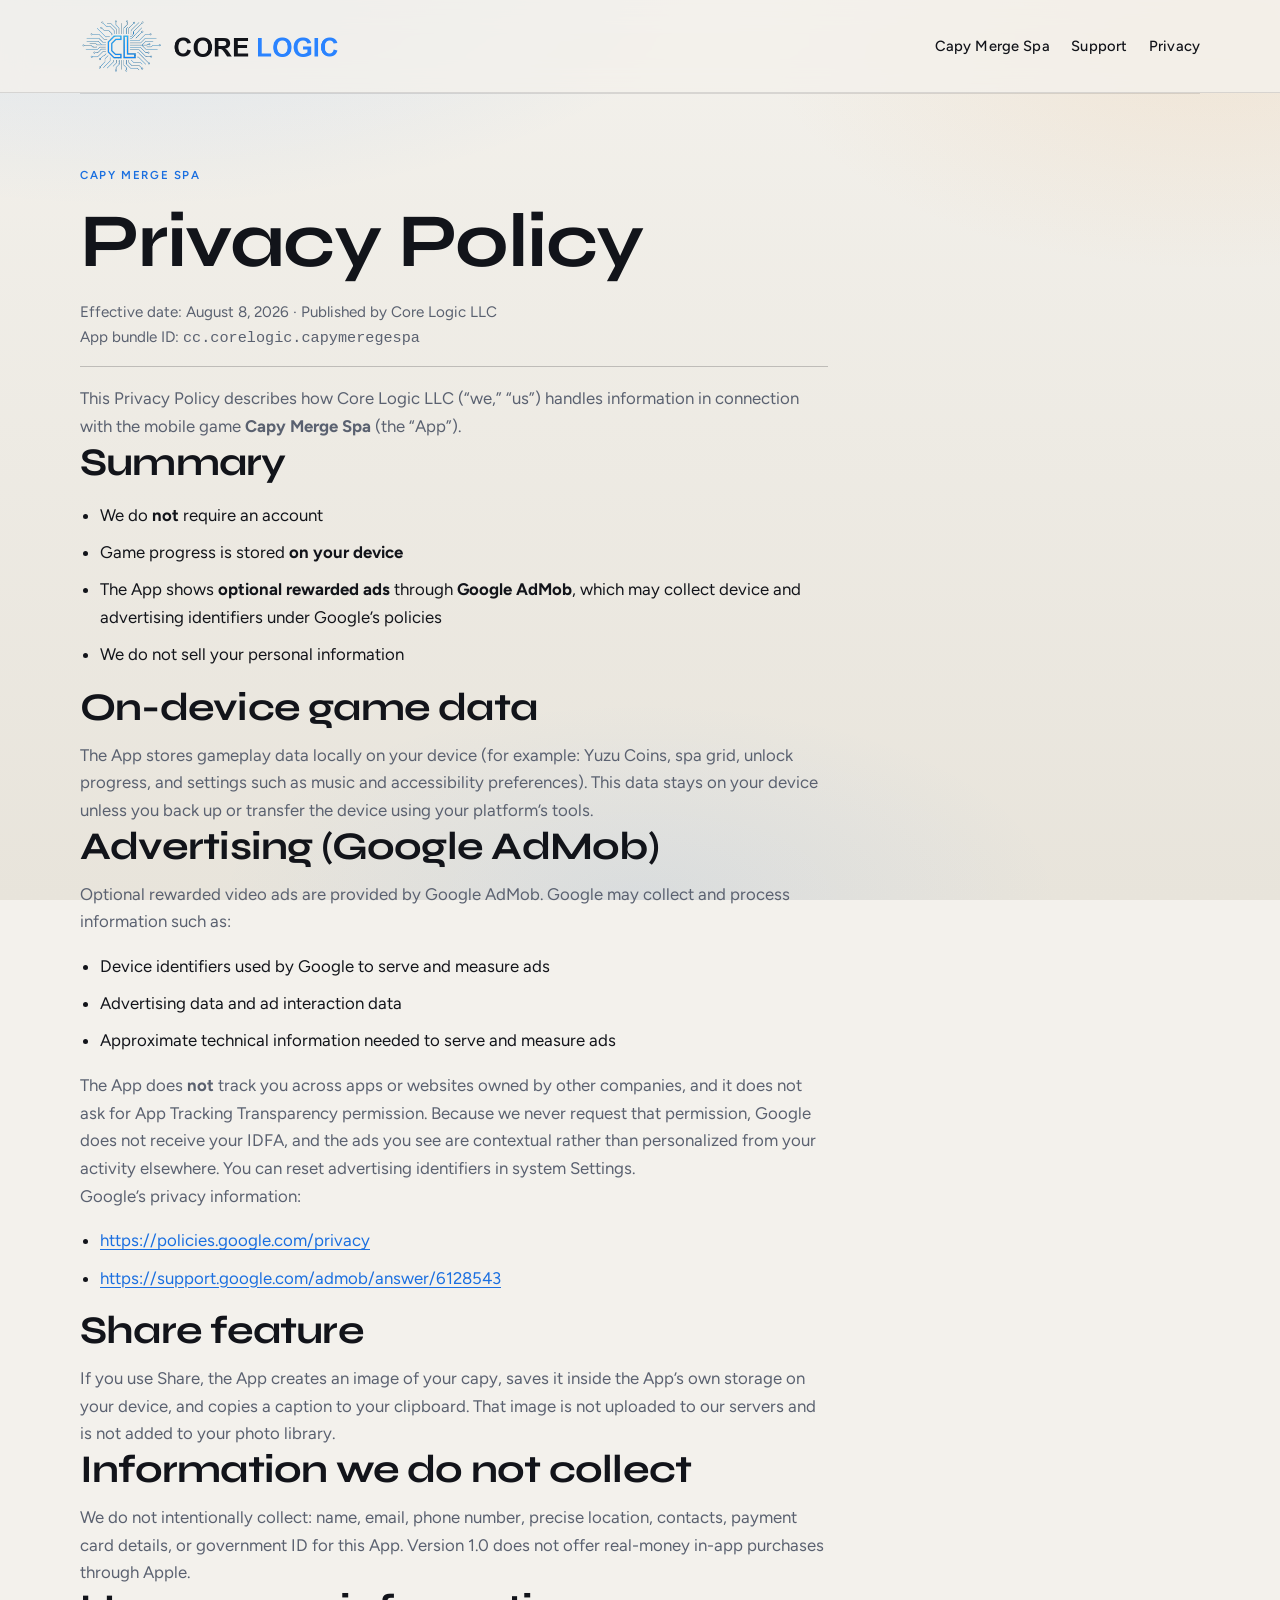
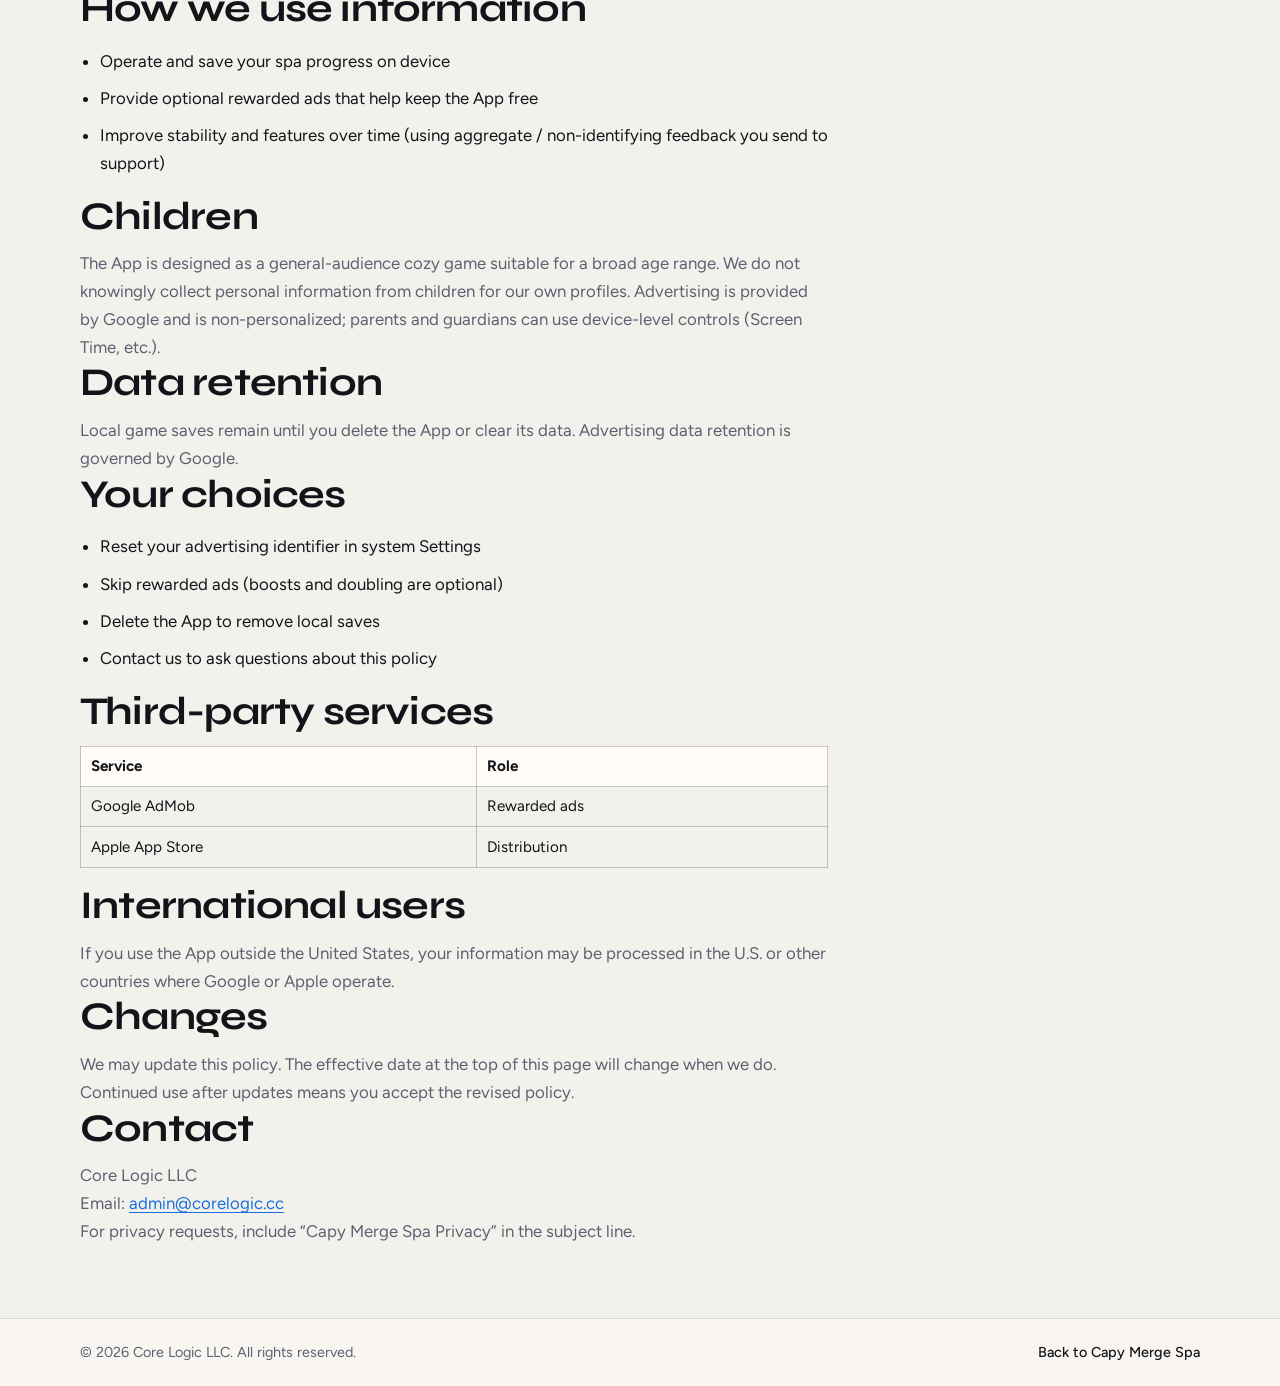
<file: games/capy-merge-spa/privacy.html>
<!doctype html>
<html lang="en">
  <head>
    <meta charset="UTF-8" />
    <meta name="viewport" content="width=device-width, initial-scale=1.0" />
    <title>Capy Merge Spa Privacy Policy | Core Logic LLC</title>
    <meta
      name="description"
      content="Privacy policy for Capy Merge Spa — on-device saves, optional Google AdMob rewarded ads, no account required."
    />
    <link rel="icon" type="image/png" href="../../assets/icons/corelogic-icon.png?v=20260724" />
    <link rel="stylesheet" href="../../assets/css/styles.css?v=20260724" />
    <style>
      .policy-body {
        max-width: 68ch;
      }

      .policy-body ul {
        padding-left: 1.25rem;
      }

      .policy-body li {
        margin-bottom: 0.6rem;
      }

      .policy-meta {
        color: var(--muted);
        font-size: 0.95rem;
      }

      .policy-body table {
        width: 100%;
        border-collapse: collapse;
        margin: 0.75rem 0 1rem;
        font-size: 0.95rem;
      }

      .policy-body th,
      .policy-body td {
        border: 1px solid var(--border-strong);
        padding: 0.45rem 0.6rem;
        text-align: left;
      }

      .policy-body th {
        background: var(--surface);
      }
    </style>
  </head>
  <body>
    <header class="site-header">
      <div class="container nav-wrap">
        <a href="../../index.html" class="brand" aria-label="Core Logic LLC home">
          <img
            class="brand-lockup"
            src="../../assets/icons/corelogic-logo-on-light.png?v=20260724"
            alt="Core Logic logo"
            width="250"
            height="44"
          />
        </a>
        <nav aria-label="Main navigation">
          <ul class="nav-list">
            <li><a href="index.html">Capy Merge Spa</a></li>
            <li><a href="support.html">Support</a></li>
            <li><a href="privacy.html">Privacy</a></li>
          </ul>
        </nav>
      </div>
    </header>

    <main class="container section">
      <p class="eyebrow">Capy Merge Spa</p>
      <h1>Privacy Policy</h1>
      <p class="policy-meta">
        Effective date: August 8, 2026 · Published by Core Logic LLC<br />
        App bundle ID: <code>cc.corelogic.capymeregespa</code>
      </p>

      <div class="card policy-body">
        <p>
          This Privacy Policy describes how Core Logic LLC (“we,” “us”) handles information in
          connection with the mobile game <strong>Capy Merge Spa</strong> (the “App”).
        </p>

        <h2>Summary</h2>
        <ul>
          <li>We do <strong>not</strong> require an account</li>
          <li>Game progress is stored <strong>on your device</strong></li>
          <li>
            The App shows <strong>optional rewarded ads</strong> through
            <strong>Google AdMob</strong>, which may collect device and advertising identifiers
            under Google’s policies
          </li>
          <li>We do not sell your personal information</li>
        </ul>

        <h2>On-device game data</h2>
        <p>
          The App stores gameplay data locally on your device (for example: Yuzu Coins, spa grid,
          unlock progress, and settings such as music and accessibility preferences). This data
          stays on your device unless you back up or transfer the device using your platform’s
          tools.
        </p>

        <h2>Advertising (Google AdMob)</h2>
        <p>
          Optional rewarded video ads are provided by Google AdMob. Google may collect and process
          information such as:
        </p>
        <ul>
          <li>Device identifiers used by Google to serve and measure ads</li>
          <li>Advertising data and ad interaction data</li>
          <li>Approximate technical information needed to serve and measure ads</li>
        </ul>
        <p>
          The App does <strong>not</strong> track you across apps or websites owned by other
          companies, and it does not ask for App Tracking Transparency permission. Because we never
          request that permission, Google does not receive your IDFA, and the ads you see are
          contextual rather than personalized from your activity elsewhere. You can reset
          advertising identifiers in system Settings.
        </p>
        <p>Google’s privacy information:</p>
        <ul>
          <li>
            <a href="https://policies.google.com/privacy">https://policies.google.com/privacy</a>
          </li>
          <li>
            <a href="https://support.google.com/admob/answer/6128543"
              >https://support.google.com/admob/answer/6128543</a
            >
          </li>
        </ul>

        <h2>Share feature</h2>
        <p>
          If you use Share, the App creates an image of your capy, saves it inside the App’s own
          storage on your device, and copies a caption to your clipboard. That image is not
          uploaded to our servers and is not added to your photo library.
        </p>

        <h2>Information we do not collect</h2>
        <p>
          We do not intentionally collect: name, email, phone number, precise location, contacts,
          payment card details, or government ID for this App. Version 1.0 does not offer
          real-money in-app purchases through Apple.
        </p>

        <h2>How we use information</h2>
        <ul>
          <li>Operate and save your spa progress on device</li>
          <li>Provide optional rewarded ads that help keep the App free</li>
          <li>
            Improve stability and features over time (using aggregate / non-identifying feedback
            you send to support)
          </li>
        </ul>

        <h2>Children</h2>
        <p>
          The App is designed as a general-audience cozy game suitable for a broad age range. We do
          not knowingly collect personal information from children for our own profiles.
          Advertising is provided by Google and is non-personalized; parents and guardians can use
          device-level controls (Screen Time, etc.).
        </p>

        <h2>Data retention</h2>
        <p>
          Local game saves remain until you delete the App or clear its data. Advertising data
          retention is governed by Google.
        </p>

        <h2>Your choices</h2>
        <ul>
          <li>Reset your advertising identifier in system Settings</li>
          <li>Skip rewarded ads (boosts and doubling are optional)</li>
          <li>Delete the App to remove local saves</li>
          <li>Contact us to ask questions about this policy</li>
        </ul>

        <h2>Third-party services</h2>
        <table>
          <thead>
            <tr>
              <th>Service</th>
              <th>Role</th>
            </tr>
          </thead>
          <tbody>
            <tr>
              <td>Google AdMob</td>
              <td>Rewarded ads</td>
            </tr>
            <tr>
              <td>Apple App Store</td>
              <td>Distribution</td>
            </tr>
          </tbody>
        </table>

        <h2>International users</h2>
        <p>
          If you use the App outside the United States, your information may be processed in the
          U.S. or other countries where Google or Apple operate.
        </p>

        <h2>Changes</h2>
        <p>
          We may update this policy. The effective date at the top of this page will change when we
          do. Continued use after updates means you accept the revised policy.
        </p>

        <h2>Contact</h2>
        <p>
          Core Logic LLC<br />
          Email:
          <a href="mailto:admin@corelogic.cc">admin@corelogic.cc</a>
        </p>
        <p>For privacy requests, include “Capy Merge Spa Privacy” in the subject line.</p>
      </div>
    </main>

    <footer class="site-footer">
      <div class="container footer-wrap">
        <p>&copy; 2026 Core Logic LLC. All rights reserved.</p>
        <a href="index.html">Back to Capy Merge Spa</a>
      </div>
    </footer>
  </body>
</html>
</file>
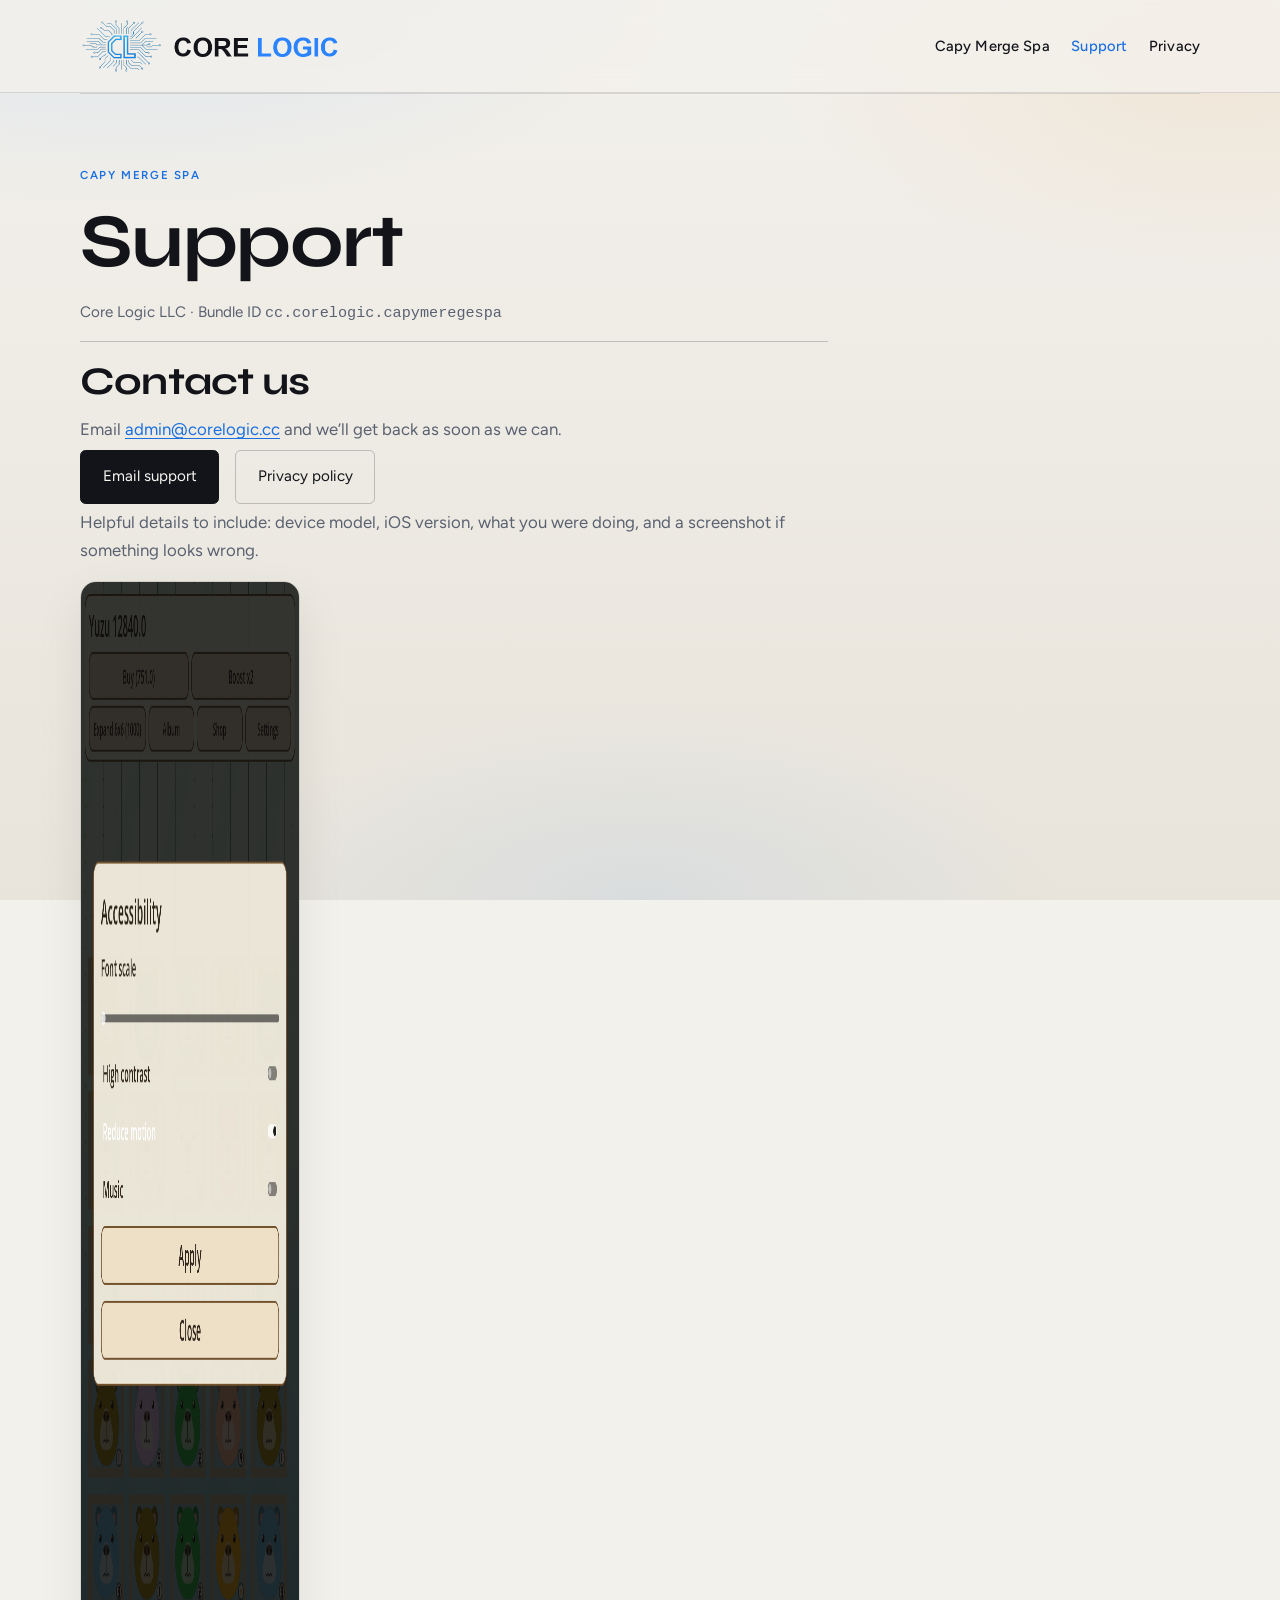
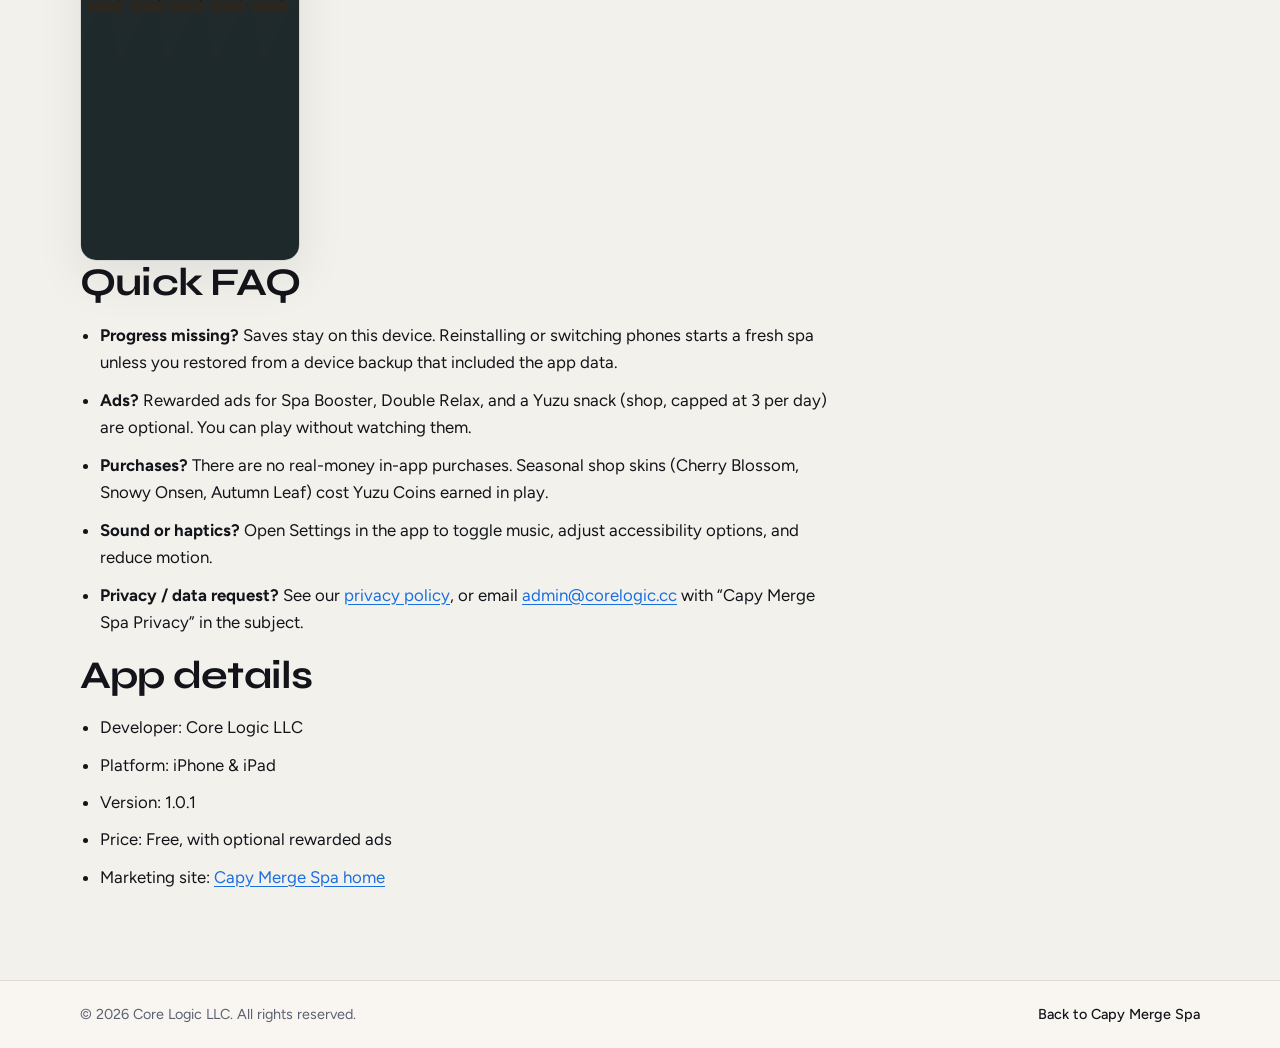
<file: games/capy-merge-spa/support.html>
<!doctype html>
<html lang="en">
  <head>
    <meta charset="UTF-8" />
    <meta name="viewport" content="width=device-width, initial-scale=1.0" />
    <title>Capy Merge Spa Support | Core Logic LLC</title>
    <meta
      name="description"
      content="Help and contact for Capy Merge Spa — FAQ, bug reports, and privacy requests."
    />
    <link rel="icon" type="image/png" href="../../assets/icons/corelogic-icon.png?v=20260724" />
    <link rel="stylesheet" href="../../assets/css/styles.css?v=20260724" />
    <style>
      .policy-body {
        max-width: 68ch;
      }

      .policy-body ul {
        padding-left: 1.25rem;
      }

      .policy-body li {
        margin-bottom: 0.6rem;
      }

      .policy-meta {
        color: var(--muted);
        font-size: 0.95rem;
      }

      .support-cta {
        display: inline-block;
        margin: 0.35rem 0.75rem 0.35rem 0;
      }

      .support-phone {
        display: block;
        width: min(100%, 220px);
        margin: 1rem 0 0;
        border-radius: 1rem;
        border: 1px solid var(--border);
        box-shadow: var(--shadow-soft);
      }
    </style>
  </head>
  <body>
    <header class="site-header">
      <div class="container nav-wrap">
        <a href="../../index.html" class="brand" aria-label="Core Logic LLC home">
          <img
            class="brand-lockup"
            src="../../assets/icons/corelogic-logo-on-light.png?v=20260724"
            alt="Core Logic logo"
            width="250"
            height="44"
          />
        </a>
        <nav aria-label="Main navigation">
          <ul class="nav-list">
            <li><a href="index.html">Capy Merge Spa</a></li>
            <li><a href="support.html" aria-current="page">Support</a></li>
            <li><a href="privacy.html">Privacy</a></li>
          </ul>
        </nav>
      </div>
    </header>

    <main class="container section">
      <p class="eyebrow">Capy Merge Spa</p>
      <h1>Support</h1>
      <p class="policy-meta">
        Core Logic LLC · Bundle ID <code>cc.corelogic.capymeregespa</code>
      </p>

      <div class="card policy-body">
        <h2>Contact us</h2>
        <p>
          Email
          <a href="mailto:admin@corelogic.cc?subject=Capy%20Merge%20Spa%20Support"
            >admin@corelogic.cc</a
          >
          and we’ll get back as soon as we can.
        </p>
        <p>
          <a
            class="button support-cta"
            href="mailto:admin@corelogic.cc?subject=Capy%20Merge%20Spa%20Support"
            >Email support</a
          >
          <a class="button button-secondary support-cta" href="privacy.html">Privacy policy</a>
        </p>
        <p>
          Helpful details to include: device model, iOS version, what you were doing, and a
          screenshot if something looks wrong.
        </p>
        <p>
          <img
            class="support-phone"
            src="images/04-settings.png?v=20260828"
            width="720"
            height="1280"
            alt="Settings with accessibility toggles"
          />
        </p>

        <h2>Quick FAQ</h2>
        <ul>
          <li>
            <strong>Progress missing?</strong> Saves stay on this device. Reinstalling or switching
            phones starts a fresh spa unless you restored from a device backup that included the
            app data.
          </li>
          <li>
            <strong>Ads?</strong> Rewarded ads for Spa Booster, Double Relax, and a Yuzu snack
            (shop, capped at 3 per day) are optional. You can play without watching them.
          </li>
          <li>
            <strong>Purchases?</strong> There are no real-money in-app purchases. Seasonal shop
            skins (Cherry Blossom, Snowy Onsen, Autumn Leaf) cost Yuzu Coins earned in play.
          </li>
          <li>
            <strong>Sound or haptics?</strong> Open Settings in the app to toggle music, adjust
            accessibility options, and reduce motion.
          </li>
          <li>
            <strong>Privacy / data request?</strong> See our
            <a href="privacy.html">privacy policy</a>, or email
            <a href="mailto:admin@corelogic.cc?subject=Capy%20Merge%20Spa%20Privacy"
              >admin@corelogic.cc</a
            >
            with “Capy Merge Spa Privacy” in the subject.
          </li>
        </ul>

        <h2>App details</h2>
        <ul>
          <li>Developer: Core Logic LLC</li>
          <li>Platform: iPhone &amp; iPad</li>
          <li>Version: 1.0.1</li>
          <li>Price: Free, with optional rewarded ads</li>
          <li>Marketing site: <a href="index.html">Capy Merge Spa home</a></li>
        </ul>
      </div>
    </main>

    <footer class="site-footer">
      <div class="container footer-wrap">
        <p>&copy; 2026 Core Logic LLC. All rights reserved.</p>
        <a href="index.html">Back to Capy Merge Spa</a>
      </div>
    </footer>
  </body>
</html>
</file>
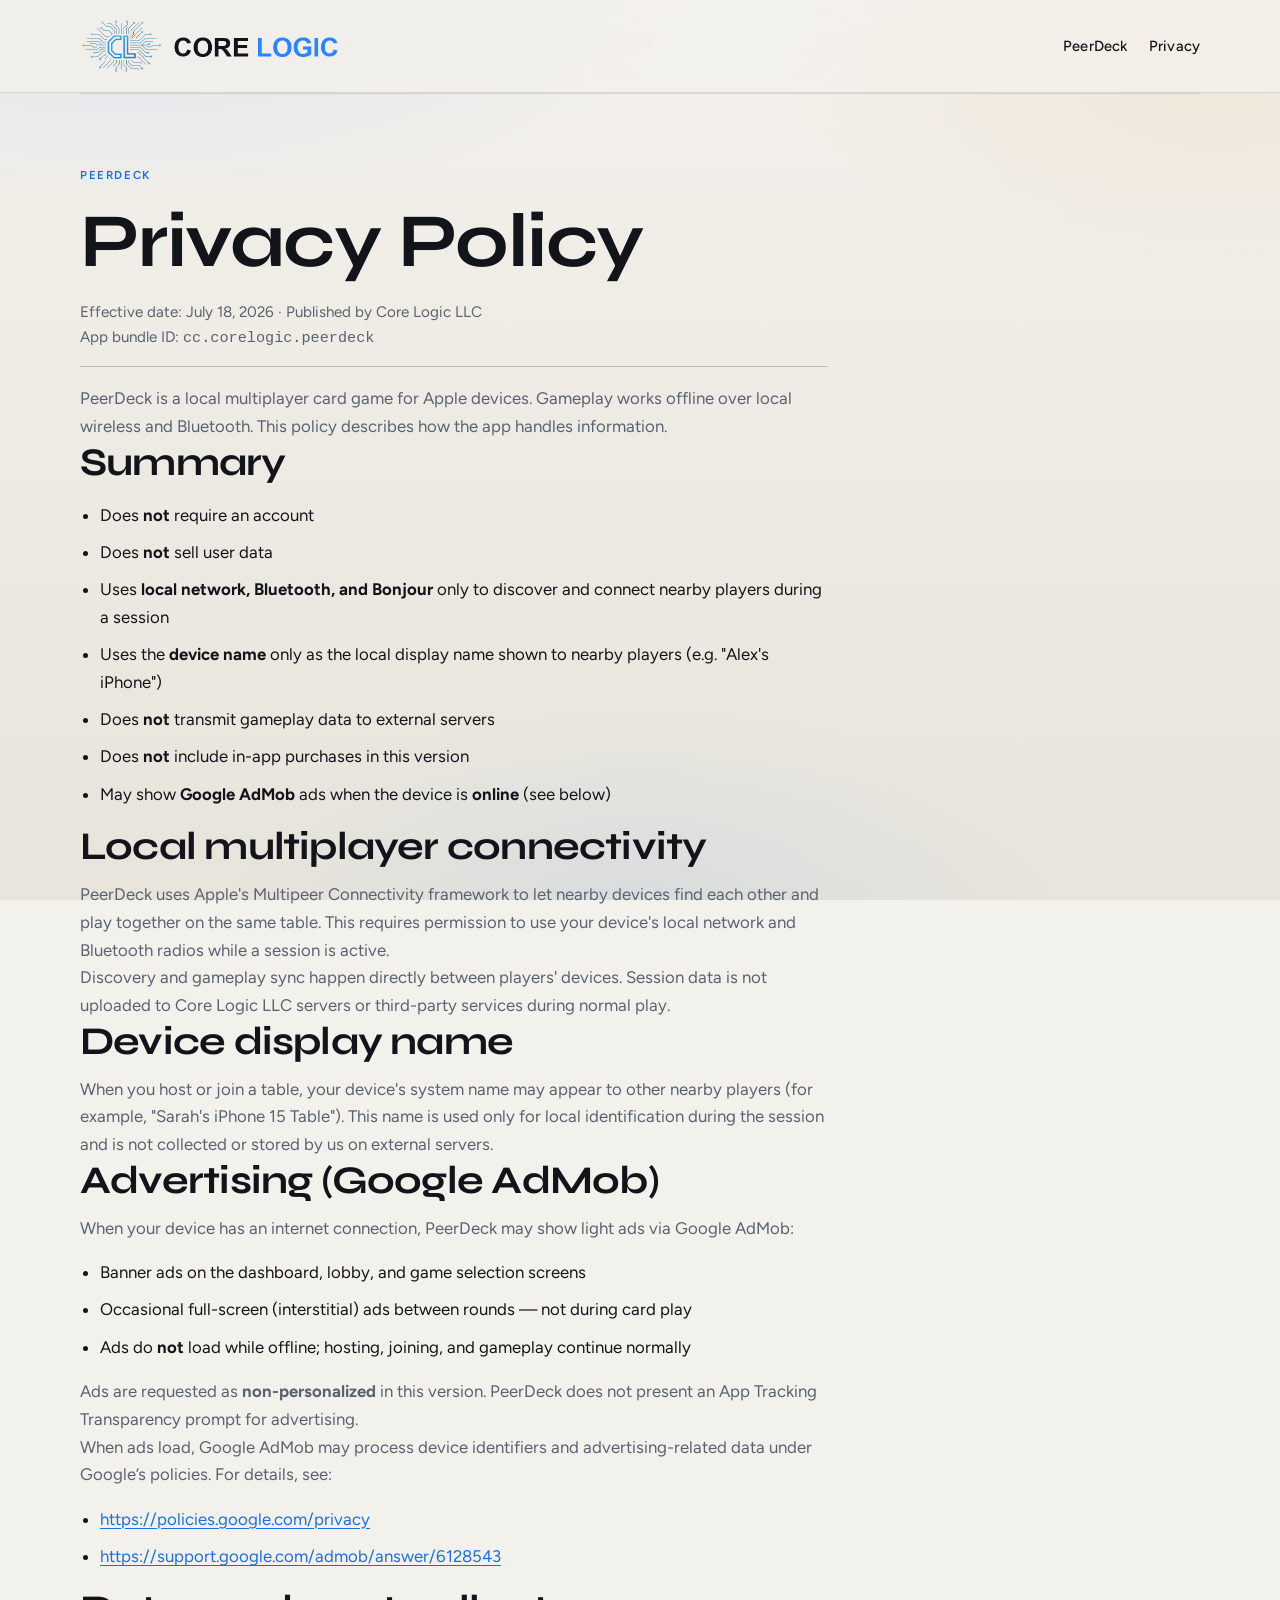
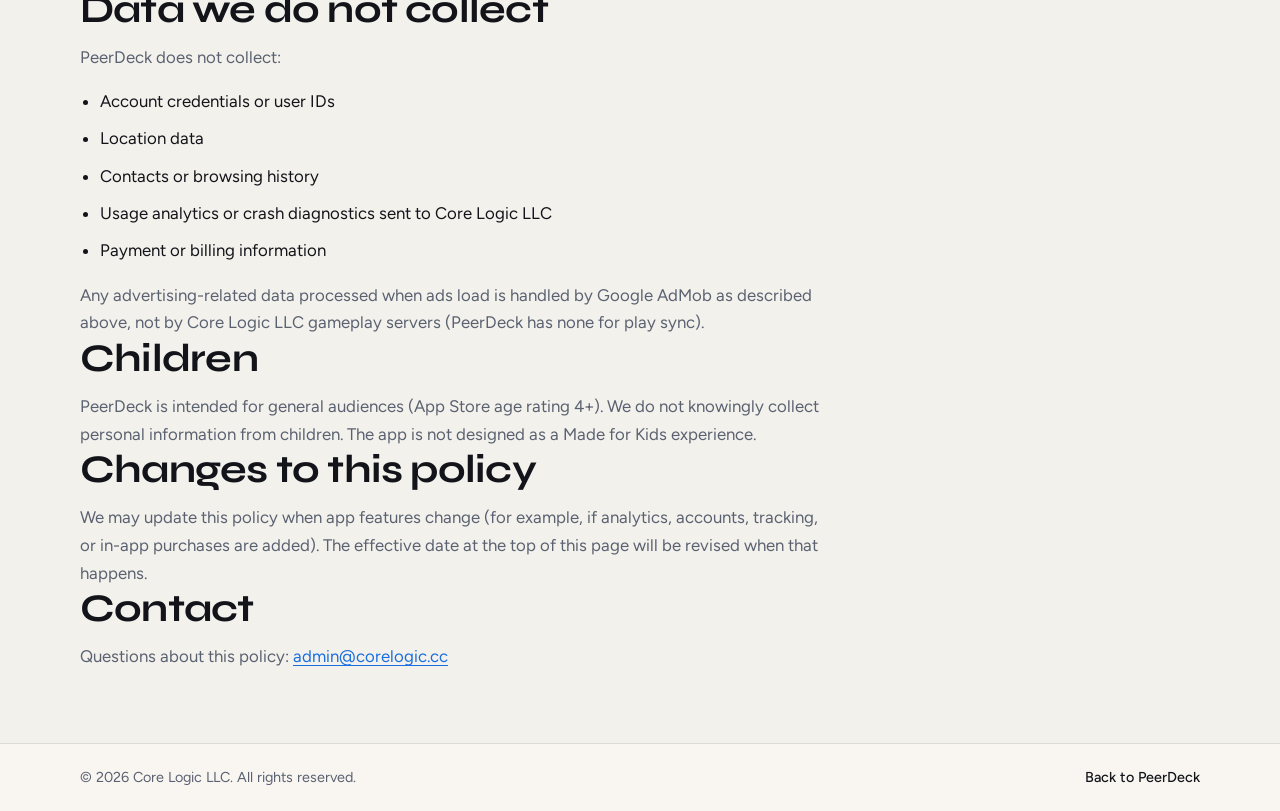
<file: games/peer-deck/privacy.html>
<!doctype html>
<html lang="en">
  <head>
    <meta charset="UTF-8" />
    <meta name="viewport" content="width=device-width, initial-scale=1.0" />
    <title>PeerDeck Privacy Policy | Core Logic LLC</title>
    <meta
      name="description"
      content="PeerDeck privacy policy — offline local multiplayer card games, no accounts, no data sales, with optional Google AdMob ads when online."
    />
    <link rel="icon" type="image/png" href="../../assets/icons/corelogic-icon.png?v=20260724" />
    <link rel="stylesheet" href="../../assets/css/styles.css?v=20260724" />
    <style>
      .policy-body {
        max-width: 68ch;
      }

      .policy-body ul {
        padding-left: 1.25rem;
      }

      .policy-body li {
        margin-bottom: 0.6rem;
      }

      .policy-meta {
        color: var(--muted);
        font-size: 0.95rem;
      }
    </style>
  </head>
  <body>
    <header class="site-header">
      <div class="container nav-wrap">
        <a href="../../index.html" class="brand" aria-label="Core Logic LLC home">
          <img
            class="brand-lockup"
            src="../../assets/icons/corelogic-logo-on-light.png?v=20260724"
            alt="Core Logic logo"
            width="250"
            height="44"
          />
        </a>
        <nav aria-label="Main navigation">
          <ul class="nav-list">
            <li><a href="index.html">PeerDeck</a></li>
            <li><a href="privacy.html">Privacy</a></li>
          </ul>
        </nav>
      </div>
    </header>

    <main class="container section">
      <p class="eyebrow">PeerDeck</p>
      <h1>Privacy Policy</h1>
      <p class="policy-meta">
        Effective date: July 18, 2026 · Published by Core Logic LLC<br />
        App bundle ID: <code>cc.corelogic.peerdeck</code>
      </p>

      <div class="card policy-body">
        <p>
          PeerDeck is a local multiplayer card game for Apple devices. Gameplay works offline over
          local wireless and Bluetooth. This policy describes how the app handles information.
        </p>

        <h2>Summary</h2>
        <ul>
          <li>Does <strong>not</strong> require an account</li>
          <li>Does <strong>not</strong> sell user data</li>
          <li>
            Uses <strong>local network, Bluetooth, and Bonjour</strong> only to discover and
            connect nearby players during a session
          </li>
          <li>
            Uses the <strong>device name</strong> only as the local display name shown to nearby
            players (e.g. "Alex's iPhone")
          </li>
          <li>Does <strong>not</strong> transmit gameplay data to external servers</li>
          <li>Does <strong>not</strong> include in-app purchases in this version</li>
          <li>
            May show <strong>Google AdMob</strong> ads when the device is
            <strong>online</strong> (see below)
          </li>
        </ul>

        <h2>Local multiplayer connectivity</h2>
        <p>
          PeerDeck uses Apple's Multipeer Connectivity framework to let nearby devices find each
          other and play together on the same table. This requires permission to use your device's
          local network and Bluetooth radios while a session is active.
        </p>
        <p>
          Discovery and gameplay sync happen directly between players' devices. Session data is not
          uploaded to Core Logic LLC servers or third-party services during normal play.
        </p>

        <h2>Device display name</h2>
        <p>
          When you host or join a table, your device's system name may appear to other nearby
          players (for example, "Sarah's iPhone 15 Table"). This name is used only for local
          identification during the session and is not collected or stored by us on external
          servers.
        </p>

        <h2>Advertising (Google AdMob)</h2>
        <p>
          When your device has an internet connection, PeerDeck may show light ads via Google
          AdMob:
        </p>
        <ul>
          <li>Banner ads on the dashboard, lobby, and game selection screens</li>
          <li>Occasional full-screen (interstitial) ads between rounds — not during card play</li>
          <li>Ads do <strong>not</strong> load while offline; hosting, joining, and gameplay continue normally</li>
        </ul>
        <p>
          Ads are requested as <strong>non-personalized</strong> in this version. PeerDeck does not
          present an App Tracking Transparency prompt for advertising.
        </p>
        <p>
          When ads load, Google AdMob may process device identifiers and advertising-related data
          under Google’s policies. For details, see:
        </p>
        <ul>
          <li>
            <a href="https://policies.google.com/privacy">https://policies.google.com/privacy</a>
          </li>
          <li>
            <a href="https://support.google.com/admob/answer/6128543"
              >https://support.google.com/admob/answer/6128543</a
            >
          </li>
        </ul>

        <h2>Data we do not collect</h2>
        <p>PeerDeck does not collect:</p>
        <ul>
          <li>Account credentials or user IDs</li>
          <li>Location data</li>
          <li>Contacts or browsing history</li>
          <li>Usage analytics or crash diagnostics sent to Core Logic LLC</li>
          <li>Payment or billing information</li>
        </ul>
        <p>
          Any advertising-related data processed when ads load is handled by Google AdMob as
          described above, not by Core Logic LLC gameplay servers (PeerDeck has none for play sync).
        </p>

        <h2>Children</h2>
        <p>
          PeerDeck is intended for general audiences (App Store age rating 4+). We do not knowingly
          collect personal information from children. The app is not designed as a Made for Kids
          experience.
        </p>

        <h2>Changes to this policy</h2>
        <p>
          We may update this policy when app features change (for example, if analytics, accounts,
          tracking, or in-app purchases are added). The effective date at the top of this page will
          be revised when that happens.
        </p>

        <h2>Contact</h2>
        <p>
          Questions about this policy:
          <a href="mailto:admin@corelogic.cc">admin@corelogic.cc</a>
        </p>
      </div>
    </main>

    <footer class="site-footer">
      <div class="container footer-wrap">
        <p>&copy; 2026 Core Logic LLC. All rights reserved.</p>
        <a href="index.html">Back to PeerDeck</a>
      </div>
    </footer>
  </body>
</html>
</file>
<file: assets/css/styles.css>
@import url("https://fonts.googleapis.com/css2?family=Figtree:ital,wght@0,400;0,500;0,600;0,700;1,400&family=Syne:wght@600;700;800&display=swap");

:root {
  --bg: #f3f1ec;
  --bg-deep: #e8e4db;
  --surface: #fffcf7;
  --ink: #12141a;
  --muted: #5a6170;
  --accent: #2a83ff;
  --accent-strong: #1a6fe0;
  --border: rgb(18 20 26 / 12%);
  --border-strong: rgb(18 20 26 / 22%);
  --shadow-soft: 0 18px 48px rgb(18 20 26 / 8%);
  --radius: 0.35rem;
  --font-display: "Syne", "Segoe UI", sans-serif;
  --font-body: "Figtree", "Segoe UI", sans-serif;
  --header-h: 4.25rem;
}

* {
  box-sizing: border-box;
}

html {
  scroll-behavior: smooth;
  color-scheme: light;
  background-color: var(--bg);
}

body {
  margin: 0;
  font-family: var(--font-body);
  font-size: 1.05rem;
  line-height: 1.65;
  color: var(--ink);
  background-color: var(--bg);
  background-image:
    radial-gradient(ellipse 90% 60% at 10% -10%, rgb(42 131 255 / 14%), transparent 55%),
    radial-gradient(ellipse 70% 50% at 95% 5%, rgb(232 180 120 / 18%), transparent 50%),
    radial-gradient(ellipse 60% 40% at 50% 100%, rgb(42 131 255 / 8%), transparent 55%),
    linear-gradient(180deg, var(--bg) 0%, var(--bg-deep) 100%);
  background-attachment: fixed;
  min-height: 100vh;
}

a {
  color: var(--accent-strong);
  text-underline-offset: 0.18em;
}

a:hover {
  color: var(--ink);
}

.container {
  width: min(1120px, 92vw);
  margin: 0 auto;
}

/* —— Header —— */
.site-header {
  position: sticky;
  top: 0;
  z-index: 50;
  backdrop-filter: blur(14px) saturate(1.2);
  background: rgb(243 241 236 / 82%);
  border-bottom: 1px solid var(--border);
  animation: header-in 0.7s ease both;
}

.nav-wrap,
.footer-wrap {
  display: flex;
  justify-content: space-between;
  align-items: center;
  gap: 1rem;
  padding: 0.85rem 0;
  min-height: var(--header-h);
}

.brand {
  display: inline-flex;
  align-items: center;
  text-decoration: none;
  flex-shrink: 0;
}

.brand-lockup {
  display: block;
  width: min(260px, 72vw);
  height: auto;
}

.nav-toggle {
  display: none;
  appearance: none;
  background: transparent;
  border: 1px solid var(--border-strong);
  border-radius: var(--radius);
  width: 2.6rem;
  height: 2.6rem;
  padding: 0;
  cursor: pointer;
  align-items: center;
  justify-content: center;
  flex-direction: column;
  gap: 5px;
}

.nav-toggle span {
  display: block;
  width: 1.1rem;
  height: 1.5px;
  background: var(--ink);
  border-radius: 1px;
}

.nav-list {
  list-style: none;
  display: flex;
  flex-wrap: wrap;
  gap: 0.15rem 1.35rem;
  margin: 0;
  padding: 0;
}

.nav-list a {
  text-decoration: none;
  color: var(--ink);
  font-size: 0.92rem;
  font-weight: 500;
  letter-spacing: 0.01em;
  transition: color 0.2s ease;
}

.nav-list a:hover,
.nav-list a[aria-current="page"] {
  color: var(--accent-strong);
}

.nav-dropdown {
  position: relative;
}

.nav-dropdown-toggle {
  display: inline-flex;
  align-items: center;
  gap: 0.3rem;
  margin: 0;
  padding: 0;
  border: 0;
  background: none;
  color: var(--ink);
  font: inherit;
  font-size: 0.92rem;
  font-weight: 500;
  letter-spacing: 0.01em;
  cursor: pointer;
  transition: color 0.2s ease;
}

.nav-dropdown-toggle::after {
  content: "";
  width: 0.35rem;
  height: 0.35rem;
  border-right: 1.5px solid currentColor;
  border-bottom: 1.5px solid currentColor;
  transform: translateY(-1px) rotate(45deg);
  opacity: 0.7;
}

.nav-dropdown-toggle:hover,
.nav-dropdown.is-open > .nav-dropdown-toggle,
.nav-dropdown.has-current > .nav-dropdown-toggle {
  color: var(--accent-strong);
}

.nav-submenu {
  list-style: none;
  margin: 0;
  padding: 0.4rem 0;
  min-width: 11.5rem;
  border: 1px solid var(--border);
  border-radius: 0.45rem;
  background: var(--surface, #fff);
  box-shadow: var(--shadow-soft);
}

@media (min-width: 901px) {
  .nav-submenu {
    position: absolute;
    top: calc(100% + 0.55rem);
    left: 0;
    z-index: 40;
    display: none;
  }

  .nav-dropdown.is-open > .nav-submenu {
    display: block;
  }
}

.nav-submenu a {
  display: flex;
  align-items: center;
  gap: 0.55rem;
  padding: 0.45rem 0.9rem;
  white-space: nowrap;
}

.nav-submenu a img {
  width: 1.35rem;
  height: 1.35rem;
  border-radius: 0.3rem;
  border: 1px solid var(--border);
  flex-shrink: 0;
  object-fit: cover;
}

.nav-submenu a:hover,
.nav-submenu a[aria-current="page"] {
  color: var(--accent-strong);
}

/* —— Type —— */
.eyebrow {
  color: var(--accent-strong);
  text-transform: uppercase;
  letter-spacing: 0.14em;
  font-size: 0.72rem;
  font-weight: 600;
  margin: 0 0 0.85rem;
}

h1,
h2,
h3 {
  font-family: var(--font-display);
  line-height: 1.12;
  margin-top: 0;
  font-weight: 700;
  letter-spacing: -0.02em;
  color: var(--ink);
}

h1 {
  font-size: clamp(2.6rem, 6.5vw, 4.75rem);
  margin-bottom: 1rem;
}

.hero-home h1,
.hero-content h1 {
  max-width: 14ch;
}

h2 {
  font-size: clamp(1.75rem, 3.2vw, 2.45rem);
  margin-bottom: 0.75rem;
}

h3 {
  font-size: 1.2rem;
  margin-bottom: 0.45rem;
}

.lead {
  color: var(--muted);
  max-width: 52ch;
  font-size: 1.12rem;
  margin: 0 0 1.5rem;
}

.brand-hero {
  font-family: var(--font-display);
  font-size: clamp(1.1rem, 2.4vw, 1.45rem);
  font-weight: 700;
  letter-spacing: 0.18em;
  text-transform: uppercase;
  color: var(--ink);
  margin: 0 0 1.25rem;
}

.brand-hero span {
  color: var(--accent);
}

/* —— Hero —— */
.hero {
  position: relative;
  padding: clamp(4rem, 12vh, 7rem) 0 clamp(3rem, 8vh, 5rem);
  min-height: calc(100svh - var(--header-h));
  display: flex;
  flex-direction: column;
  justify-content: center;
}

.hero-home {
  overflow: hidden;
}

.hero-home::after {
  content: "";
  position: absolute;
  right: max(-8vw, -120px);
  top: 10%;
  width: min(52vw, 560px);
  height: min(52vw, 560px);
  border-radius: 50%;
  background:
    radial-gradient(circle at 35% 35%, rgb(42 131 255 / 35%), transparent 55%),
    radial-gradient(circle at 70% 70%, rgb(232 180 120 / 28%), transparent 50%);
  filter: blur(2px);
  pointer-events: none;
  animation: orb-drift 14s ease-in-out infinite alternate;
}

.hero-content {
  position: relative;
  z-index: 1;
  max-width: 38rem;
  animation: rise-in 0.9s cubic-bezier(0.22, 1, 0.36, 1) both;
}

.hero-actions {
  display: flex;
  flex-wrap: wrap;
  gap: 0.75rem;
  margin-top: 0.35rem;
}

/* —— Buttons —— */
.button {
  display: inline-flex;
  align-items: center;
  justify-content: center;
  background: var(--ink);
  color: #f8f6f1;
  text-decoration: none;
  padding: 0.85rem 1.35rem;
  border: 1px solid var(--ink);
  border-radius: var(--radius);
  font-weight: 600;
  font: inherit;
  font-size: 0.95rem;
  cursor: pointer;
  transition:
    background-color 0.2s ease,
    color 0.2s ease,
    border-color 0.2s ease,
    transform 0.2s ease;
}

.button:hover {
  background: var(--accent);
  border-color: var(--accent);
  color: #fff;
  transform: translateY(-1px);
}

.button:active {
  transform: translateY(0);
}

.button-secondary {
  background: transparent;
  color: var(--ink);
  border-color: var(--border-strong);
}

.button-secondary:hover {
  background: var(--surface);
  border-color: var(--ink);
  color: var(--ink);
}

/* —— Sections —— */
.section {
  padding: clamp(3.5rem, 8vh, 5.5rem) 0;
  border-top: 1px solid var(--border);
  animation: rise-in 0.8s cubic-bezier(0.22, 1, 0.36, 1) both;
  animation-timeline: view();
  animation-range: entry 0% cover 30%;
}

.section-intro {
  margin-bottom: 2.5rem;
  max-width: 40rem;
}

.section-intro .lead {
  margin-bottom: 0;
}

/* —— Services / open columns —— */
.offer-grid {
  display: grid;
  grid-template-columns: repeat(3, 1fr);
  gap: 2rem 2.5rem;
  counter-reset: offer;
}

.offer-item {
  position: relative;
  padding-top: 1.25rem;
  border-top: 1px solid var(--border-strong);
}

.offer-item::before {
  counter-increment: offer;
  content: "0" counter(offer);
  display: block;
  font-family: var(--font-display);
  font-size: 0.8rem;
  font-weight: 700;
  letter-spacing: 0.08em;
  color: var(--accent);
  margin-bottom: 1rem;
}

.offer-item p {
  margin: 0;
  color: var(--muted);
  font-size: 0.98rem;
}

/* —— Expertise —— */
.expertise-grid {
  display: grid;
  grid-template-columns: repeat(3, 1fr);
  gap: 2rem 2.5rem;
  margin-top: 0.5rem;
}

.expertise-label {
  display: block;
  font-family: var(--font-display);
  font-size: 0.85rem;
  font-weight: 700;
  letter-spacing: 0.06em;
  text-transform: uppercase;
  color: var(--ink);
  margin-bottom: 0.85rem;
  padding-bottom: 0.65rem;
  border-bottom: 1px solid var(--border-strong);
}

.expertise-list {
  list-style: none;
  margin: 0;
  padding: 0;
}

.expertise-list li {
  padding: 0.4rem 0;
  color: var(--muted);
  font-size: 0.98rem;
}

/* —— Process —— */
.timeline {
  display: grid;
  grid-template-columns: repeat(3, 1fr);
  gap: 2rem 2.5rem;
}

.timeline > div {
  padding: 0;
  background: none;
  border: none;
  border-radius: 0;
}

.timeline h3 {
  font-size: 1.15rem;
}

.timeline p {
  margin: 0;
  color: var(--muted);
  font-size: 0.98rem;
}

.step-num {
  display: block;
  font-family: var(--font-display);
  font-size: 2.5rem;
  font-weight: 700;
  line-height: 1;
  color: rgb(42 131 255 / 22%);
  margin-bottom: 0.75rem;
  letter-spacing: -0.04em;
}

/* —— Work / editorial rows —— */
.work-list {
  display: flex;
  flex-direction: column;
  gap: 0;
}

.work-row {
  display: grid;
  grid-template-columns: 7rem 1fr;
  gap: 1.5rem;
  padding: 1.75rem 0;
  border-top: 1px solid var(--border);
  transition: padding-left 0.25s ease;
}

.work-row:last-child {
  border-bottom: 1px solid var(--border);
}

.work-row:hover {
  padding-left: 0.5rem;
}

.work-tag {
  font-size: 0.75rem;
  font-weight: 600;
  letter-spacing: 0.1em;
  text-transform: uppercase;
  color: var(--accent-strong);
  padding-top: 0.35rem;
}

.work-row h3 {
  margin-bottom: 0.35rem;
}

.work-row p {
  margin: 0;
  color: var(--muted);
  max-width: 58ch;
}

/* —— Product / games strips —— */
.strip {
  display: grid;
  grid-template-columns: 1.2fr 0.8fr;
  gap: 2rem;
  align-items: end;
}

.strip .lead {
  margin-bottom: 0;
}

.strip-actions {
  display: flex;
  justify-content: flex-end;
  gap: 0.75rem;
  flex-wrap: wrap;
}

/* —— Legacy card support (product pages) —— */
.grid {
  display: grid;
  grid-template-columns: repeat(3, 1fr);
  gap: 1.25rem;
}

.card,
.contact-card,
.expertise-item {
  background: transparent;
  border: none;
  border-radius: 0;
  padding: 0;
}

.card {
  padding-top: 1.15rem;
  border-top: 1px solid var(--border-strong);
}

.card p {
  color: var(--muted);
  margin: 0;
}

.card-interactive {
  transition: border-color 0.2s ease;
}

.card-interactive:hover {
  border-color: var(--accent);
}

/* —— Contact —— */
#contact.contact-card,
.contact-card {
  background: var(--surface);
  border: 1px solid var(--border);
  border-radius: 0.5rem;
  padding: clamp(1.75rem, 4vw, 2.5rem);
  box-shadow: var(--shadow-soft);
}

.contact-layout {
  display: grid;
  grid-template-columns: 1.4fr 0.8fr;
  gap: 2rem;
  margin-top: 1.5rem;
  align-items: start;
}

.contact-form {
  display: grid;
  gap: 1rem;
}

.field {
  display: grid;
  gap: 0.4rem;
}

.field span {
  color: var(--muted);
  font-size: 0.88rem;
  font-weight: 500;
}

.field input,
.field textarea {
  width: 100%;
  margin: 0;
  padding: 0.8rem 0.9rem;
  color: var(--ink);
  background: var(--bg);
  border: 1px solid var(--border-strong);
  border-radius: var(--radius);
  font: inherit;
  transition:
    border-color 0.2s ease,
    box-shadow 0.2s ease;
}

.field input::placeholder,
.field textarea::placeholder {
  color: rgb(90 97 112 / 55%);
}

.field input:focus,
.field textarea:focus {
  outline: none;
  border-color: var(--accent);
  box-shadow: 0 0 0 3px rgb(42 131 255 / 18%);
}

.field textarea {
  resize: vertical;
  min-height: 8rem;
}

.contact-form .button {
  justify-self: start;
}

.contact-aside {
  padding: 1.25rem 0 0;
  border: none;
  border-top: 1px solid var(--border);
  border-radius: 0;
  background: transparent;
}

@media (min-width: 861px) {
  .contact-aside {
    padding: 0 0 0 1.5rem;
    border-top: none;
    border-left: 1px solid var(--border);
  }
}

.contact-aside-label {
  margin: 0 0 0.4rem;
  color: var(--accent-strong);
  text-transform: uppercase;
  letter-spacing: 0.1em;
  font-size: 0.72rem;
  font-weight: 600;
}

.contact-aside p:last-child {
  margin-bottom: 0;
  color: var(--muted);
}

/* —— Games hub list —— */
.hub-list {
  display: flex;
  flex-direction: column;
}

.hub-item {
  display: grid;
  grid-template-columns: auto 1fr auto;
  gap: 1.25rem 1.5rem;
  align-items: center;
  padding: 2rem 0;
  border-top: 1px solid var(--border);
  text-decoration: none;
  color: inherit;
  transition: padding-left 0.25s ease;
}

.hub-item:last-child {
  border-bottom: 1px solid var(--border);
}

.hub-item:hover {
  padding-left: 0.5rem;
}

.hub-icon {
  width: 64px;
  height: 64px;
  border-radius: 14px;
  border: 1px solid var(--border);
  box-shadow: var(--shadow-soft);
  object-fit: cover;
  background: var(--surface);
}

.hub-item h2 {
  margin-bottom: 0.35rem;
  font-size: clamp(1.5rem, 2.5vw, 1.85rem);
}

.hub-item p {
  margin: 0;
  color: var(--muted);
  max-width: 48ch;
}

.hub-arrow {
  font-family: var(--font-display);
  font-size: 1.5rem;
  color: var(--accent);
  transition: transform 0.25s ease;
}

.hub-item:hover .hub-arrow {
  transform: translateX(4px);
}

/* —— Footer —— */
.site-footer {
  border-top: 1px solid var(--border);
  margin-top: 0;
  background: rgb(255 252 247 / 55%);
}

.site-footer p {
  margin: 0;
  color: var(--muted);
  font-size: 0.9rem;
}

.site-footer a {
  text-decoration: none;
  color: var(--ink);
  font-weight: 500;
  font-size: 0.9rem;
}

.site-footer a:hover {
  color: var(--accent-strong);
}

/* —— Motion —— */
@keyframes rise-in {
  from {
    opacity: 0;
    transform: translateY(18px);
  }
  to {
    opacity: 1;
    transform: translateY(0);
  }
}

@keyframes header-in {
  from {
    opacity: 0;
    transform: translateY(-8px);
  }
  to {
    opacity: 1;
    transform: translateY(0);
  }
}

@keyframes orb-drift {
  from {
    transform: translate(0, 0) scale(1);
  }
  to {
    transform: translate(-24px, 18px) scale(1.06);
  }
}

/* —— Responsive —— */
@media (max-width: 860px) {
  .offer-grid,
  .grid,
  .timeline,
  .expertise-grid,
  .contact-layout,
  .strip,
  .work-row {
    grid-template-columns: 1fr;
  }

  .hub-item {
    grid-template-columns: auto 1fr;
    gap: 1rem;
  }

  .hub-item .hub-arrow {
    display: none;
  }

  .hub-icon {
    width: 56px;
    height: 56px;
    border-radius: 12px;
  }

  .strip-actions {
    justify-content: flex-start;
  }

  .nav-wrap {
    flex-wrap: wrap;
  }

  .nav-toggle {
    display: inline-flex;
    margin-left: auto;
  }

  .site-nav {
    display: none;
    width: 100%;
    padding-bottom: 0.75rem;
  }

  .site-nav.is-open {
    display: block;
  }

  .nav-list {
    flex-direction: column;
    gap: 0.65rem;
  }

  .nav-submenu {
    display: none;
    margin: 0.35rem 0 0.15rem 0.75rem;
    padding: 0.25rem 0;
    border: 0;
    box-shadow: none;
    background: transparent;
  }

  .nav-dropdown.is-open > .nav-submenu {
    display: block;
  }

  .nav-submenu a {
    padding: 0.35rem 0;
  }

  .brand-lockup {
    width: min(190px, 70vw);
  }

  .hero {
    min-height: auto;
    padding: 3.25rem 0 2.5rem;
  }

  .hero-home::after {
    width: 70vw;
    height: 70vw;
    opacity: 0.7;
  }

  .work-row {
    gap: 0.5rem;
  }
}

@media (prefers-reduced-motion: reduce) {
  html {
    scroll-behavior: auto;
  }

  .site-header,
  .hero-content,
  .section,
  .hero-home::after {
    animation: none;
  }

  .button,
  .work-row,
  .hub-item,
  .hub-arrow {
    transition: none;
  }

  .button:hover,
  .work-row:hover,
  .hub-item:hover {
    transform: none;
    padding-left: 0;
  }

  .hub-item:hover .hub-arrow {
    transform: none;
  }

}
</file>
<file: captionbake/captionbake.css>
/* CaptionBake product page — light studio accents */

.purchase-thanks {
  padding-top: clamp(2rem, 6vh, 3.5rem);
  padding-bottom: 0;
}

.purchase-thanks-card {
  max-width: 40rem;
  padding: 1.5rem 1.6rem 1.65rem;
  border-radius: 0.75rem;
  border: 1px solid var(--border);
  background: var(--surface);
  box-shadow: var(--shadow-soft);
}

.purchase-thanks-card .lead {
  margin: 0.65rem 0 1.15rem;
}

.license-key-label {
  display: block;
  margin-bottom: 0.4rem;
  font-size: 0.9rem;
  font-weight: 600;
  color: var(--ink, #1a1a1a);
}

.license-key-row {
  display: flex;
  flex-wrap: wrap;
  gap: 0.6rem;
  align-items: stretch;
}

.license-key-value {
  flex: 1 1 14rem;
  min-width: 0;
  padding: 0.7rem 0.85rem;
  border-radius: 0.45rem;
  border: 1px solid var(--border);
  background: #fff;
  color: var(--ink, #1a1a1a);
  font-family: ui-monospace, SFMono-Regular, Menlo, Monaco, Consolas, monospace;
  font-size: 0.92rem;
}

.license-key-status {
  min-height: 1.25rem;
  margin: 0.5rem 0 0;
  color: var(--muted);
  font-size: 0.9rem;
}

.purchase-thanks-actions {
  display: flex;
  flex-wrap: wrap;
  gap: 0.65rem;
  margin-top: 1rem;
}

.meta {
  margin: 1rem 0 0;
  color: var(--muted);
  font-size: 0.95rem;
}

.meta a {
  color: var(--accent-strong);
}

.windows-install-note,
.product-note {
  margin: 0.85rem 0 0;
  max-width: 36rem;
  padding: 0.75rem 0.9rem;
  border-left: 3px solid var(--border, #cfc8bc);
  background: color-mix(in srgb, var(--surface, #f7f4ee) 85%, #fff);
  color: var(--muted, #5c574e);
  font-size: 0.9rem;
  line-height: 1.45;
}

.windows-install-note strong,
.product-note strong {
  color: var(--ink, #1a1a1a);
}

.download-other {
  margin: 0.85rem 0 0;
  max-width: 28rem;
  padding: 0.75rem 0.9rem;
  border: 1px solid var(--border, #cfc8bc);
  border-radius: 0.45rem;
  background: color-mix(in srgb, var(--surface, #f7f4ee) 80%, #fff);
}

.download-other-row {
  display: flex;
  flex-wrap: wrap;
  align-items: baseline;
  gap: 0.45rem 0.85rem;
  padding: 0.35rem 0;
}

.download-other-row + .download-other-row {
  border-top: 1px solid var(--border, #cfc8bc);
}

.download-other-os {
  flex: 0 0 5.5rem;
  color: var(--ink, #1a1a1a);
  font-weight: 600;
  font-size: 0.9rem;
}

.download-arch {
  color: var(--accent-strong, #3d6b5a);
  font-size: 0.9rem;
  text-decoration: underline;
  text-underline-offset: 0.15em;
}

.download-arch:hover,
.download-arch:focus-visible {
  color: var(--ink, #1a1a1a);
}

.windows-install-note[hidden] {
  display: none !important;
}

.brand-row {
  display: flex;
  align-items: center;
  gap: 0.85rem;
  margin-bottom: 0.75rem;
}

.brand-row img {
  width: 56px;
  height: 56px;
  border-radius: 12px;
  border: 1px solid var(--border);
  box-shadow: var(--shadow-soft);
}

.hero-captionbake {
  min-height: auto;
  padding-top: clamp(3rem, 8vh, 5rem);
}

.hero-captionbake h1 {
  max-width: none;
}

.hero-captionbake-grid {
  display: grid;
  gap: 2.5rem;
  align-items: center;
}

@media (min-width: 860px) {
  .hero-captionbake-grid {
    grid-template-columns: 0.95fr 1.05fr;
    gap: 3rem;
  }
}

.hero-shot {
  margin: 0;
  border-radius: 0.5rem;
  overflow: hidden;
  border: 1px solid var(--border);
  background: var(--surface);
  box-shadow: var(--shadow-soft);
}

.hero-shot img {
  display: block;
  width: 100%;
  height: auto;
  vertical-align: middle;
}

.demo-video {
  position: relative;
  width: 100%;
  aspect-ratio: 16 / 9;
  border-radius: 0.5rem;
  overflow: hidden;
  border: 1px solid var(--border);
  background: #111;
  box-shadow: var(--shadow-soft);
}

.demo-video iframe {
  display: block;
  width: 100%;
  height: 100%;
  border: 0;
}

.shot-gallery {
  display: grid;
  gap: 2rem;
}

.shot {
  margin: 0;
}

.shot img {
  display: block;
  width: 100%;
  height: auto;
  border-radius: 0.5rem;
  border: 1px solid var(--border);
  background: var(--surface);
  box-shadow: var(--shadow-soft);
}

.shot figcaption {
  margin-top: 0.75rem;
  color: var(--muted);
  font-size: 0.95rem;
}

.feature-badge {
  display: inline-block;
  margin-left: 0.35rem;
  padding: 0.12em 0.45em;
  border-radius: 0.25rem;
  border: 1px solid var(--border);
  background: var(--surface);
  color: var(--muted);
  font-family: inherit;
  font-size: 0.7rem;
  font-weight: 600;
  letter-spacing: 0.02em;
  vertical-align: middle;
  text-transform: uppercase;
}

/* Local HTTP API docs */
.api-docs {
  max-width: 46rem;
}

.api-docs h3 {
  margin: 2rem 0 0.75rem;
  font-size: 1.15rem;
}

.api-docs h3:first-child {
  margin-top: 0;
}

.api-docs h4 {
  margin: 1.25rem 0 0.5rem;
  font-size: 1rem;
  font-weight: 600;
}

.api-docs p,
.api-docs li {
  color: var(--muted);
  line-height: 1.55;
}

.api-docs code {
  font-family: ui-monospace, SFMono-Regular, Menlo, Monaco, Consolas, monospace;
  font-size: 0.88em;
  color: var(--ink, #1a1a1a);
  background: var(--surface);
  border: 1px solid var(--border);
  border-radius: 0.25rem;
  padding: 0.1em 0.35em;
}

.api-steps,
.api-fields {
  margin: 0.75rem 0 1rem;
  padding-left: 1.25rem;
}

.api-steps li + li,
.api-fields li + li {
  margin-top: 0.4rem;
}

.api-code {
  margin: 0.75rem 0 1.25rem;
  padding: 1rem 1.1rem;
  overflow-x: auto;
  border-radius: 0.5rem;
  border: 1px solid var(--border);
  background: #111827;
  color: #e5e7eb;
  font-size: 0.82rem;
  line-height: 1.45;
  box-shadow: var(--shadow-soft);
}

.api-code code {
  font-family: ui-monospace, SFMono-Regular, Menlo, Monaco, Consolas, monospace;
  font-size: inherit;
  color: inherit;
  background: transparent;
  border: none;
  border-radius: 0;
  padding: 0;
  white-space: pre;
}
</file>
